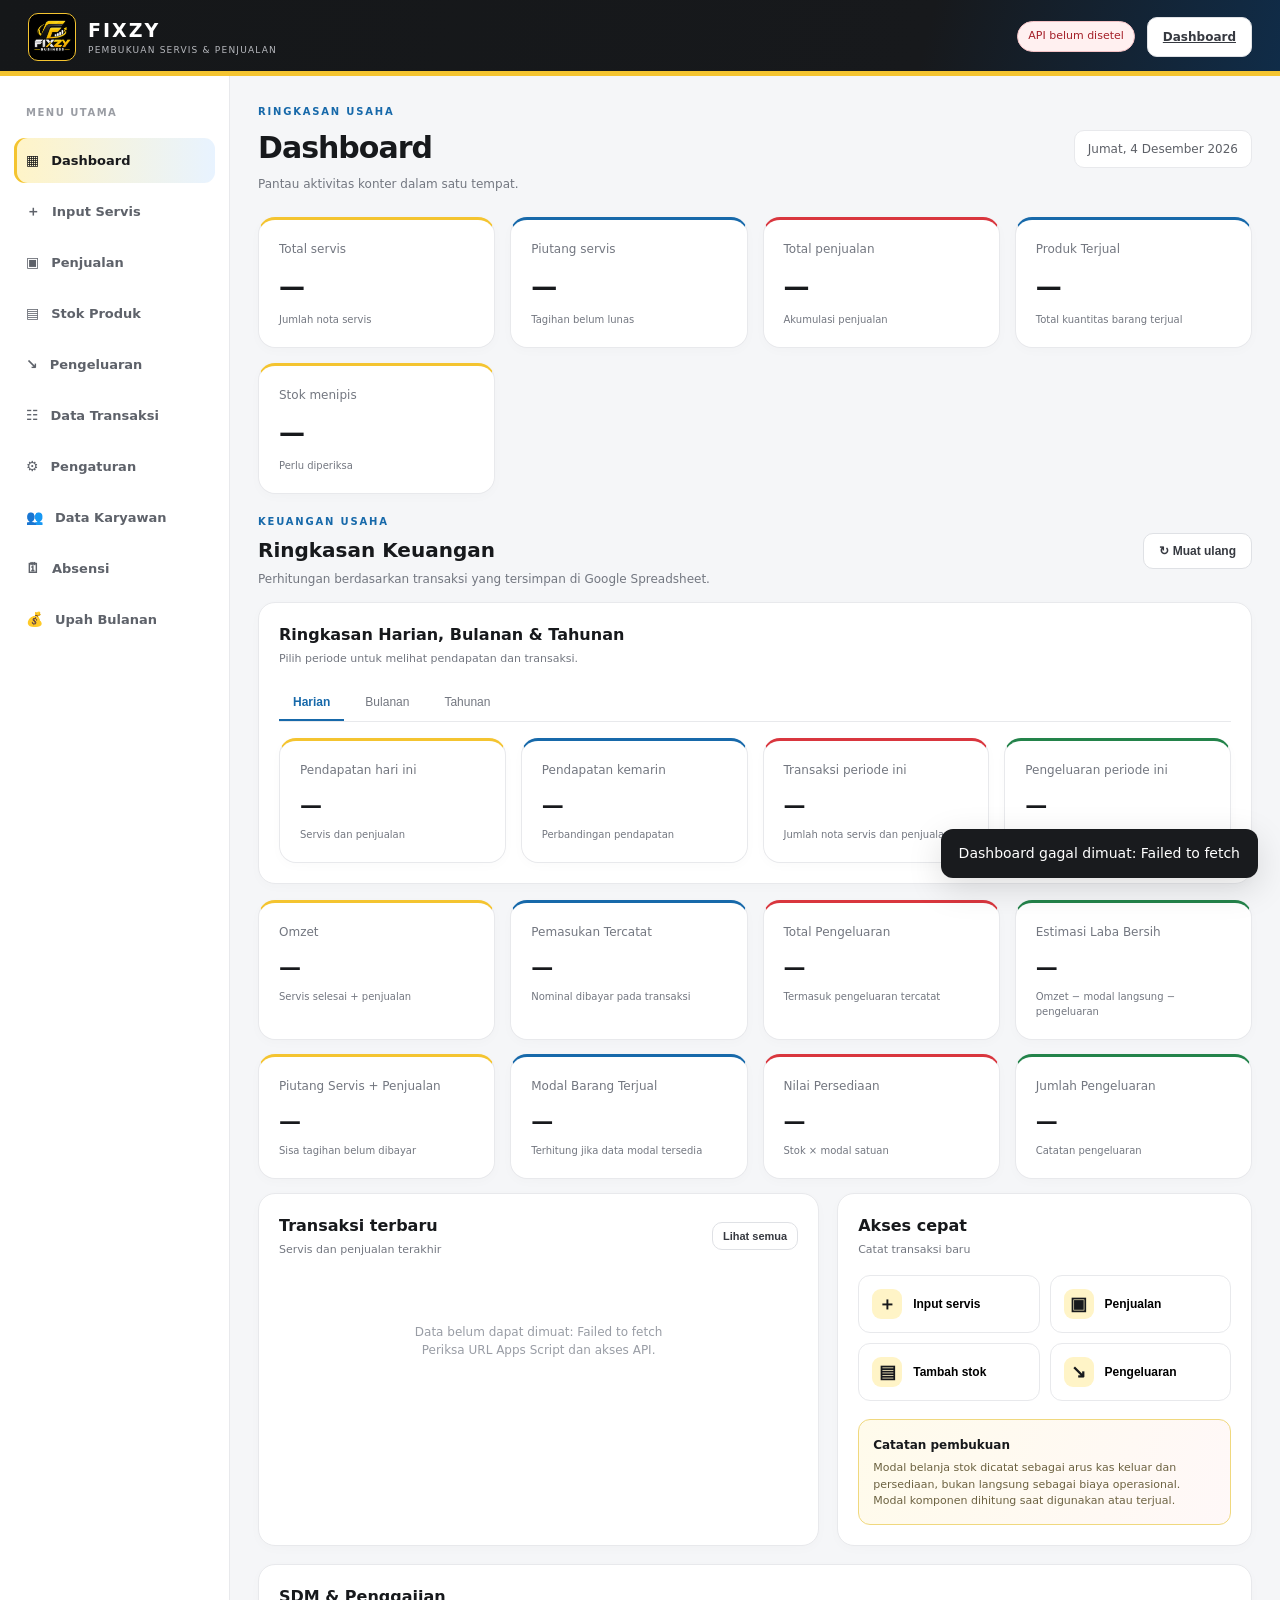
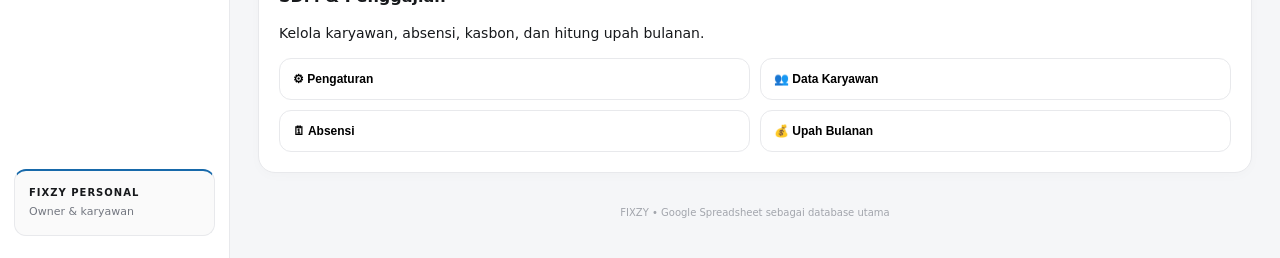
<file: index.html>
<!doctype html><html lang="id"><head><meta charset="utf-8"><meta name="viewport" content="width=device-width,initial-scale=1"><title>FIXZY | Dashboard</title><style>
:root{--ink:#17191c;--muted:#737780;--line:#e8e9ec;--paper:#f5f6f8;--white:#fff;--yellow:#f4c430;--yellow-soft:#fff4c7;--blue:#1769aa;--blue-soft:#e8f3ff;--red:#d9363e;--red-soft:#fff0f0;--radius:17px}*{box-sizing:border-box}body{margin:0;background:var(--paper);color:var(--ink);font:14px/1.5 Inter,ui-sans-serif,system-ui,-apple-system,"Segoe UI",sans-serif}.topbar{height:76px;background:#151719;color:white;display:flex;align-items:center;justify-content:space-between;padding:0 28px;border-bottom:3px solid var(--yellow);position:sticky;top:0;z-index:10}.brand{display:flex;align-items:center;gap:12px}.brand-logo{display:block;width:48px;height:48px;object-fit:contain;background:#000;border:1px solid var(--yellow);border-radius:10px;padding:3px;flex:0 0 auto}.brand b{display:block;letter-spacing:2px;font-size:19px}.brand small{display:block;color:#b6b8bd;font-size:9px;letter-spacing:1.2px}.top-actions{display:flex;align-items:center;gap:12px}.pill{font-size:11px;padding:6px 10px;border-radius:30px;background:#30343a;color:#fff}.pill.ok{background:#163d2b;color:#9cf0bd}.pill.bad{background:#522b2b;color:#ffb6b6}.layout{display:grid;grid-template-columns:230px minmax(0,1fr);min-height:calc(100vh - 76px)}.sidebar{background:white;border-right:1px solid var(--line);padding:22px 14px;display:flex;flex-direction:column;gap:6px}.nav-label{font-size:10px;font-weight:800;color:#9a9da4;letter-spacing:1.5px;padding:7px 12px 12px}.nav{display:flex;align-items:center;gap:12px;text-align:left;width:100%;border:0;background:transparent;color:#5e626a;padding:12px;border-radius:11px;font-weight:650;cursor:pointer}.nav span{font-size:13px}.nav:hover,.nav.active{background:#fff5ce;color:#191a1c}.nav.active{box-shadow:inset 3px 0 var(--yellow)}.sidebar-note{margin-top:auto;border:1px solid var(--line);background:#fafafa;border-radius:12px;padding:14px}.sidebar-note b,.sidebar-note small{display:block}.sidebar-note b{font-size:10px;letter-spacing:1px}.sidebar-note small{font-size:11px;color:var(--muted);margin-top:4px}.main{padding:28px;min-width:0;max-width:1600px;width:100%;margin:auto}.page{display:none}.page.active{display:block}.page-head{display:flex;justify-content:space-between;align-items:center;gap:20px;margin-bottom:24px}.eyebrow{font-size:10px;font-weight:850;letter-spacing:1.8px;color:#a27a00;margin:0 0 6px}.page h1{font-size:30px;letter-spacing:-1px;margin:0}.sub{color:var(--muted);margin:5px 0 0;font-size:12px}.date-chip{background:white;border:1px solid var(--line);padding:9px 13px;border-radius:10px;font-size:12px;color:#5d6067}.stats{display:grid;grid-template-columns:repeat(4,minmax(0,1fr));gap:15px;margin-bottom:20px}.stat,.panel{background:white;border:1px solid var(--line);border-radius:var(--radius);padding:20px;box-shadow:0 3px 12px #1a1c2105}.stat{border-top:3px solid var(--yellow)}.stat span,.stat small{display:block;color:var(--muted);font-size:12px}.stat strong{display:block;font-size:26px;letter-spacing:-.7px;margin:10px 0 5px}.stat small{font-size:10px}.two-col{display:grid;grid-template-columns:minmax(0,1.15fr) minmax(300px,.85fr);gap:18px}.panel h2{font-size:16px;margin:0}.panel-head{display:flex;align-items:center;justify-content:space-between;gap:15px;margin-bottom:17px}.panel-head p{color:var(--muted);font-size:11px;margin:4px 0 0}.quick-grid{display:grid;grid-template-columns:repeat(2,1fr);gap:10px}.quick-grid button{display:flex;align-items:center;gap:11px;padding:13px;border:1px solid var(--line);border-radius:12px;background:#fff;cursor:pointer;text-align:left;font-size:12px;font-weight:700}.quick-grid button:hover{border-color:#e3bc28;background:#fffdf5}.quick-grid b{display:grid;place-items:center;width:30px;height:30px;background:var(--yellow-soft);border-radius:9px;font-size:18px}.notice{margin-top:18px;border:1px solid #f0d87e;background:#fffbeb;padding:14px;border-radius:12px}.notice b{font-size:12px}.notice p{font-size:11px;color:#6c6241;margin:5px 0 0}.btn{border:1px solid transparent;border-radius:10px;padding:10px 15px;font-weight:750;font-size:12px;cursor:pointer;white-space:nowrap}.btn.primary{background:var(--yellow);color:#17191c}.btn.primary:hover{background:#e9b90d}.btn.ghost{background:white;border-color:#dfe1e5;color:#363940}.btn.small{padding:7px 10px;font-size:11px}.form-grid{display:grid;grid-template-columns:repeat(2,minmax(0,1fr));gap:17px;margin-bottom:20px}.form-grid label{display:flex;flex-direction:column;gap:7px;font-size:12px;font-weight:750;color:#42464d}.form-grid input,.form-grid select,.form-grid textarea{font:inherit;font-weight:450;color:#202328;border:1px solid #dfe1e5;background:#fff;border-radius:9px;padding:11px 12px;width:100%;outline:none}.form-grid input:focus,.form-grid select:focus,.form-grid textarea:focus{border-color:#d6ac13;box-shadow:0 0 0 3px #f4c43028}.span-2{grid-column:span 2}.form-footer{display:flex;align-items:center;gap:12px;flex-wrap:wrap}.form-message{font-size:12px;color:#4b6d31}.empty{padding:24px;text-align:center;color:#999da5;font-size:12px}.table-wrap{overflow:auto;width:100%}table{border-collapse:collapse;width:100%;font-size:12px;white-space:nowrap}th{text-align:left;background:#f7f7f8;color:#6d7179;font-size:10px;text-transform:uppercase;letter-spacing:.5px}th,td{padding:12px;border-bottom:1px solid #eceef1}td{color:#373b42}.tabs{display:flex;gap:7px;border-bottom:1px solid var(--line);margin-bottom:16px;overflow:auto}.tab{border:0;border-bottom:2px solid transparent;background:transparent;padding:10px 14px;font-size:12px;color:var(--muted);cursor:pointer}.tab.active{border-color:var(--yellow);color:#17191c;font-weight:800}footer{text-align:center;color:#a2a5ac;font-size:10px;padding:32px 0 10px}.toast{position:fixed;right:22px;bottom:22px;background:#191b1e;color:white;padding:14px 18px;border-radius:12px;box-shadow:0 10px 35px #0002;max-width:360px;display:none;z-index:30}.toast.show{display:block}@media(max-width:1000px){.layout{grid-template-columns:190px minmax(0,1fr)}.main{padding:22px}.stats{grid-template-columns:repeat(2,1fr)}.two-col{grid-template-columns:1fr}}@media(max-width:700px){.topbar{padding:0 15px;height:68px}.brand small{font-size:8px}.top-actions .pill{display:none}.layout{display:block}.sidebar{position:sticky;top:68px;z-index:8;display:flex;flex-direction:row;overflow:auto;padding:8px;border-right:0;border-bottom:1px solid var(--line);gap:4px}.nav-label,.sidebar-note{display:none}.nav{min-width:max-content;width:auto;padding:10px 12px}.main{padding:18px 13px}.page h1{font-size:25px}.page-head{align-items:flex-start}.date-chip{display:none}.stats{gap:9px}.stat{padding:14px}.stat strong{font-size:21px}.panel{padding:15px}.form-grid{grid-template-columns:1fr;gap:13px}.span-2{grid-column:span 1}.form-footer{align-items:flex-start}.quick-grid{grid-template-columns:1fr 1fr}}

/* FIXZY logo sizing fix: keep the logo confined to the header badge */
header.topbar .brand img.brand-logo,
.topbar .brand-logo {
  display: block !important;
  width: 48px !important;
  min-width: 48px !important;
  max-width: 48px !important;
  height: 48px !important;
  min-height: 48px !important;
  max-height: 48px !important;
  object-fit: contain !important;
  object-position: center !important;
  padding: 3px !important;
  margin: 0 !important;
  flex: 0 0 48px !important;
  background: #000 !important;
  border: 1px solid var(--yellow) !important;
  border-radius: 10px !important;
}
header.topbar .brand { min-width: 0; }
header.topbar .brand img { position: static !important; }
@media (max-width: 700px) {
  header.topbar .brand img.brand-logo,
  .topbar .brand-logo {
    width: 42px !important;
    min-width: 42px !important;
    max-width: 42px !important;
    height: 42px !important;
    min-height: 42px !important;
    max-height: 42px !important;
    flex-basis: 42px !important;
  }
}


/* Aksen tambahan biru dan merah — kuning/hitam tetap menjadi identitas FIXZY */
.topbar{background:linear-gradient(105deg,#151719 0%,#17191c 72%,#102c48 100%)}
.topbar{box-shadow:inset 0 -2px 0 var(--yellow)}
.stat:nth-child(2){border-top-color:var(--blue)}
.stat:nth-child(3){border-top-color:var(--red)}
.stat:nth-child(4){border-top-color:var(--blue)}
.eyebrow{color:var(--blue)}
.nav:hover{background:var(--blue-soft);color:#164e7a}
.nav.active{background:linear-gradient(90deg,#fff4c7 0%,#e8f3ff 100%);color:#191a1c;box-shadow:inset 3px 0 var(--yellow)}
.quick-grid button:hover{border-color:var(--blue);background:var(--blue-soft)}
.quick-grid b{background:var(--yellow-soft);color:#17191c}
.btn.primary{background:var(--yellow);color:#17191c;border-bottom:3px solid #d5a900}
.btn.primary:hover{background:#e9b90d}
.btn.danger{background:var(--red);color:white}
.form-grid input:focus,.form-grid select:focus,.form-grid textarea:focus{border-color:var(--blue);box-shadow:0 0 0 3px #1769aa20}
.tab.active{border-color:var(--blue);color:var(--blue)}
th{background:#edf4fa}
.notice{border-color:#f0d87e;background:linear-gradient(110deg,#fffbeb 0%,#fff8f8 100%)}
.pill.ok{background:#e8f3ff;color:#15558a;border:1px solid #b7d8f6}
.pill.bad{background:var(--red-soft);color:#a51f28;border:1px solid #f3c1c4}
.sidebar-note{border-top:2px solid var(--blue)}
@media(max-width:700px){.topbar{background:linear-gradient(105deg,#151719 0%,#17191c 72%,#102c48 100%)}}

.item-row{display:grid;grid-template-columns:minmax(140px,2fr) minmax(70px,.7fr) minmax(110px,1fr) auto;gap:10px;align-items:end;padding:12px;border:1px solid var(--line,#e5e7eb);border-radius:12px;margin:8px 0;background:#fff}.item-row label{display:block;font-size:12px;color:#666}.item-row input,.item-row select{width:100%;margin-top:5px}.item-row .remove-item{min-height:40px}.item-list{margin-top:10px}@media(max-width:600px){.item-row{grid-template-columns:1fr 1fr}.item-row .item-product{grid-column:1/-1}.item-row .remove-item{grid-column:1/-1}}

.nav{text-decoration:none}.page{display:block}.main{max-width:1600px}

.finance-head{display:flex;align-items:center;justify-content:space-between;gap:15px;margin:8px 0 14px}.finance-head h2{margin:0;font-size:20px}.finance-stats{margin-bottom:14px}.finance-stats .stat strong{font-size:22px;overflow-wrap:anywhere}.finance-stats .stat:nth-child(2){border-top-color:var(--blue)}.finance-stats .stat:nth-child(3){border-top-color:var(--red)}.finance-stats .stat:nth-child(4){border-top-color:#23834a}
@media(max-width:700px){.finance-head{align-items:flex-start}.finance-head .btn{padding:8px 10px}.finance-stats .stat{min-width:0}.finance-stats .stat strong{font-size:17px}}
</style></head><body><header class="topbar"><a class="brand" href="index.html" style="text-decoration:none;color:inherit"><img class="brand-logo" src="logofixzy.png" alt="Logo FIXZY"><div><b>FIXZY</b><small>PEMBUKUAN SERVIS & PENJUALAN</small></div></a><div class="top-actions"><span id="apiStatus" class="pill muted">Memeriksa API...</span><a class="btn ghost" href="index.html">Dashboard</a></div></header><div class="layout"><aside class="sidebar"><div class="nav-label">MENU UTAMA</div><a class="nav active" href="index.html">▦ <span>Dashboard</span></a><a class="nav " href="servis.html">＋ <span>Input Servis</span></a><a class="nav " href="penjualan.html">▣ <span>Penjualan</span></a><a class="nav " href="stok.html">▤ <span>Stok Produk</span></a><a class="nav " href="pengeluaran.html">↘ <span>Pengeluaran</span></a><a class="nav " href="data.html">☷ <span>Data Transaksi</span></a><a class="nav" href="pengaturan.html">⚙ <span>Pengaturan</span></a><a class="nav" href="karyawan.html">👥 <span>Data Karyawan</span></a><a class="nav" href="absensi.html">🗓 <span>Absensi</span></a><a class="nav" href="upah.html">💰 <span>Upah Bulanan</span></a><div class="sidebar-note"><b>FIXZY PERSONAL</b><small>Owner & karyawan</small></div></aside><main class="main"><section class="page active" id="page-dashboard"><div class="page-head"><div><p class="eyebrow">RINGKASAN USAHA</p><h1>Dashboard</h1><p class="sub">Pantau aktivitas konter dalam satu tempat.</p></div><span class="date-chip" id="todayLabel"></span></div><div class="stats"><article class="stat"><span>Total servis</span><strong id="statServis">—</strong><small>Jumlah nota servis</small></article><article class="stat"><span>Piutang servis</span><strong id="statPiutang">—</strong><small>Tagihan belum lunas</small></article><article class="stat"><span>Total penjualan</span><strong id="statSales">—</strong><small>Akumulasi penjualan</small></article><article class="stat"><span>Produk Terjual</span><strong id="statProdukTerjual">—</strong><small>Total kuantitas barang terjual</small></article><article class="stat"><span>Stok menipis</span><strong id="statLowStock">—</strong><small>Perlu diperiksa</small></article></div>
<div class="finance-head"><div><p class="eyebrow">KEUANGAN USAHA</p><h2>Ringkasan Keuangan</h2><p class="sub">Perhitungan berdasarkan transaksi yang tersimpan di Google Spreadsheet.</p></div><button id="refreshBtn" class="btn ghost">↻ Muat ulang</button></div>
<div class="period-summary panel" id="periodSummaryPanel" style="margin-bottom:16px">
  <div class="panel-head"><div><h2>Ringkasan Harian, Bulanan & Tahunan</h2><p>Pilih periode untuk melihat pendapatan dan transaksi.</p></div></div>
  <nav id="summaryPeriodNav" class="tabs" aria-label="Periode ringkasan">
    <button class="tab active" type="button" data-period="day">Harian</button>
    <button class="tab" type="button" data-period="month">Bulanan</button>
    <button class="tab" type="button" data-period="year">Tahunan</button>
  </nav>
  <div class="stats finance-stats" style="margin-bottom:0">
    <article class="stat"><span id="periodIncomeLabel">Pendapatan hari ini</span><strong id="periodIncome">—</strong><small id="periodIncomeNote">Servis dan penjualan</small></article>
    <article class="stat"><span>Pendapatan kemarin</span><strong id="yesterdayIncome">—</strong><small id="yesterdayIncomeNote">Perbandingan pendapatan</small></article>
    <article class="stat"><span id="periodSalesLabel">Transaksi periode ini</span><strong id="periodTransactions">—</strong><small id="periodTransactionsNote">Jumlah nota servis dan penjualan</small></article>
    <article class="stat"><span id="periodExpenseLabel">Pengeluaran periode ini</span><strong id="periodExpense">—</strong><small id="periodExpenseNote">Pengeluaran tercatat</small></article>
  </div>
</div>
<div class="stats finance-stats">
<article class="stat"><span>Omzet</span><strong id="finOmzet">—</strong><small>Servis selesai + penjualan</small></article>
<article class="stat"><span>Pemasukan Tercatat</span><strong id="finIncome">—</strong><small>Nominal dibayar pada transaksi</small></article>
<article class="stat"><span>Total Pengeluaran</span><strong id="finExpense">—</strong><small>Termasuk pengeluaran tercatat</small></article>
<article class="stat"><span>Estimasi Laba Bersih</span><strong id="finProfit">—</strong><small>Omzet − modal langsung − pengeluaran</small></article>
</div>
<div class="stats finance-stats">
<article class="stat"><span>Piutang Servis + Penjualan</span><strong id="finReceivable">—</strong><small>Sisa tagihan belum dibayar</small></article>
<article class="stat"><span>Modal Barang Terjual</span><strong id="finCost">—</strong><small>Terhitung jika data modal tersedia</small></article>
<article class="stat"><span>Nilai Persediaan</span><strong id="finInventory">—</strong><small>Stok × modal satuan</small></article>
<article class="stat"><span>Jumlah Pengeluaran</span><strong id="finExpenseCount">—</strong><small>Catatan pengeluaran</small></article>
</div>
<div class="two-col"><article class="panel"><div class="panel-head"><div><h2>Transaksi terbaru</h2><p>Servis dan penjualan terakhir</p></div><button class="btn small ghost" data-goto="data">Lihat semua</button></div><div id="recentList" class="empty">Hubungkan API untuk menampilkan data.</div></article><article class="panel"><div class="panel-head"><div><h2>Akses cepat</h2><p>Catat transaksi baru</p></div></div><div class="quick-grid"><button data-goto="servis"><b>＋</b><span>Input servis</span></button><button data-goto="penjualan"><b>▣</b><span>Penjualan</span></button><button data-goto="stok"><b>▤</b><span>Tambah stok</span></button><button data-goto="pengeluaran"><b>↘</b><span>Pengeluaran</span></button></div><div class="notice"><b>Catatan pembukuan</b><p>Modal belanja stok dicatat sebagai arus kas keluar dan persediaan, bukan langsung sebagai biaya operasional. Modal komponen dihitung saat digunakan atau terjual.</p></div></article></div><section class="panel" style="margin-top:18px"><h2>SDM & Penggajian</h2><p>Kelola karyawan, absensi, kasbon, dan hitung upah bulanan.</p><div class="quick-grid"><button onclick="location.href='pengaturan.html'">⚙ Pengaturan</button><button onclick="location.href='karyawan.html'">👥 Data Karyawan</button><button onclick="location.href='absensi.html'">🗓 Absensi</button><button onclick="location.href='upah.html'">💰 Upah Bulanan</button></div></section></section><footer>FIXZY • Google Spreadsheet sebagai database utama</footer></main></div><div id="toast" class="toast"></div><script>const FIXZY_API_URL='https://script.google.com/macros/s/AKfycbx_X4o5bQ6vQPOhMfnXJP6SXYnEguwCP1ULvlRBvvvfRtfv49Do66jy0zDiC9S_-n9k/exec';const FIXZY_APP_NAME='FIXZY';</script><script>const $=s=>document.querySelector(s), $$=s=>[...document.querySelectorAll(s)]; const money=n=>'Rp '+Number(n||0).toLocaleString('id-ID'); let currentTable='servis', productsCache=[];
function esc(v){return String(v??'').replace(/[&<>"']/g,c=>({'&':'&amp;','<':'&lt;','>':'&gt;','"':'&quot;',"'":'&#39;'}[c]))}
function toast(msg){const el=$('#toast');if(!el)return;el.textContent=msg;el.classList.add('show');setTimeout(()=>el.classList.remove('show'),3000)}
function apiReady(){return typeof FIXZY_API_URL==='string'&&FIXZY_API_URL.startsWith('https://script.google.com/macros/s/')}
async function apiGet(action){if(!apiReady())throw Error('URL Apps Script belum diisi.');const u=new URL(FIXZY_API_URL);u.searchParams.set('action',action);const controller=new AbortController();const timer=setTimeout(()=>controller.abort(),15000);try{const r=await fetch(u,{cache:'no-store',signal:controller.signal});if(!r.ok)throw Error('Server API merespons '+r.status);const j=await r.json();if(!j.ok)throw Error(j.message||'Permintaan gagal');return j}catch(e){if(e.name==='AbortError')throw Error('Koneksi API terlalu lama. Coba muat ulang.');throw e}finally{clearTimeout(timer)}}
async function apiPost(data){if(!apiReady())throw Error('URL Apps Script belum diisi.');const r=await fetch(FIXZY_API_URL,{method:'POST',headers:{'Content-Type':'text/plain;charset=utf-8'},body:JSON.stringify(data)});const j=await r.json();if(!j.ok)throw Error(j.message||'Permintaan gagal');return j}
function formObj(f){return Object.fromEntries(new FormData(f).entries())} function message(id,t){const e=$(id);if(e)e.textContent=t}
async function checkApi(){const s=$('#apiStatus');if(!s)return;try{await apiGet('ping');s.textContent='API terhubung';s.className='pill ok'}catch(e){s.textContent='API belum disetel';s.className='pill bad'}}


function numVal(v){if(typeof v==='number')return Number.isFinite(v)?v:0;let s=String(v??'').trim();if(!s)return 0;s=s.replace(/[^\d,.-]/g,'');if(s.includes('.')&&s.includes(',')){s=s.replace(/\./g,'').replace(',','.')}else if(s.includes(',')&&!s.includes('.')){s=s.replace(',','.')}else if((s.match(/\./g)||[]).length>1){s=s.replace(/\./g,'')}const n=Number(s);return Number.isFinite(n)?n:0}
function dateVal(v){if(v instanceof Date)return v;let s=String(v??'').trim();if(!s)return null;let d=new Date(s);if(!Number.isNaN(d.getTime()))return d;const m=s.match(/^(\d{1,2})[\/-](\d{1,2})[\/-](\d{4})$/);if(m)return new Date(+m[3],+m[2]-1,+m[1]);return null}
function sameCalendarDay(value, target){
  const d = value instanceof Date ? value : dateVal(value);
  return !!d && d.getFullYear()===target.getFullYear() && d.getMonth()===target.getMonth() && d.getDate()===target.getDate();
}
function rowDate(row){
  return dateVal(val(row,'Tanggal','Tanggal Transaksi','TanggalTransaksi','Tanggal Servis','Waktu','Timestamp'));
}
function rowPaid(row, kind){
  if(kind==='servis'){
    const status=String(val(row,'Status Pengerjaan','Status')).trim().toLowerCase();
    if(status==='dibatalkan') return 0;
    return numVal(val(row,'Dibayar','Total Dibayar','Pembayaran'));
  }
  return numVal(val(row,'Dibayar','Total Dibayar','Pembayaran'));
}
function sumPaidForDate(rows, kind, target){
  return sumRows(rows.filter(r=>sameCalendarDay(rowDate(r),target)),r=>rowPaid(r,kind));
}
function inSelectedPeriod(value, period, now){
  const d=value instanceof Date?value:dateVal(value);
  if(!d)return false;
  if(period==='day')return sameCalendarDay(d,now);
  if(period==='month')return d.getFullYear()===now.getFullYear()&&d.getMonth()===now.getMonth();
  return d.getFullYear()===now.getFullYear();
}
function updatePeriodSummary(servis, sales, expenses){
  const now=new Date();
  const yesterday=new Date(now.getFullYear(),now.getMonth(),now.getDate()-1);
  const nav=$('#summaryPeriodNav');
  const period=nav?.querySelector('.tab.active')?.dataset.period||'day';
  const paidServis=servis.filter(r=>String(val(r,'Status Pengerjaan','Status')).trim().toLowerCase()!=='dibatalkan');
  const todayIncome=sumPaidForDate(paidServis,'servis',now)+sumPaidForDate(sales,'penjualan',now);
  const prevIncome=sumPaidForDate(paidServis,'servis',yesterday)+sumPaidForDate(sales,'penjualan',yesterday);
  const periodServis=paidServis.filter(r=>inSelectedPeriod(rowDate(r),period,now));
  const periodSales=sales.filter(r=>inSelectedPeriod(rowDate(r),period,now));
  const periodExpenses=expenses.filter(r=>inSelectedPeriod(rowDate(r),period,now));
  const periodIncome=sumRows(periodServis,r=>rowPaid(r,'servis'))+sumRows(periodSales,r=>rowPaid(r,'penjualan'));
  const periodExpense=sumRows(periodExpenses,r=>val(r,'Nominal','Jumlah','Total'));
  const periodCount=periodServis.length+periodSales.length;
  const labels={day:{income:'Pendapatan hari ini',transactions:'Transaksi hari ini',expense:'Pengeluaran hari ini',note:'Tanggal '+now.toLocaleDateString('id-ID')},month:{income:'Pendapatan bulan ini',transactions:'Transaksi bulan ini',expense:'Pengeluaran bulan ini',note:now.toLocaleDateString('id-ID',{month:'long',year:'numeric'})},year:{income:'Pendapatan tahun ini',transactions:'Transaksi tahun ini',expense:'Pengeluaran tahun ini',note:String(now.getFullYear())}};
  const l=labels[period];
  const set=(id,v)=>{const el=$('#'+id);if(el)el.textContent=v};
  set('periodIncomeLabel',l.income);set('periodIncome',money(periodIncome));set('periodIncomeNote',l.note);
  set('yesterdayIncome',money(prevIncome));set('yesterdayIncomeNote','Tanggal '+yesterday.toLocaleDateString('id-ID'));
  set('periodSalesLabel',l.transactions);set('periodTransactions',periodCount.toLocaleString('id-ID'));set('periodTransactionsNote','Servis: '+periodServis.length+' • Penjualan: '+periodSales.length);
  set('periodExpenseLabel',l.expense);set('periodExpense',money(periodExpense));set('periodExpenseNote',l.note);
}
function isThisMonth(row){const d=dateVal(row.Tanggal||row.TanggalTransaksi||row['Tanggal Servis']);const now=new Date();return !!d&&d.getFullYear()===now.getFullYear()&&d.getMonth()===now.getMonth()}
function val(row,...keys){for(const k of keys){if(row&&row[k]!==undefined&&row[k]!==null&&row[k]!=='')return row[k]}return 0}
function sumRows(rows,fn){return (rows||[]).reduce((a,r)=>a+numVal(fn(r)),0)}
function hitungProdukTerjual(sales){
  return (sales||[]).reduce((total,row)=>{
    const raw=val(row,'Items JSON','items JSON','Items','items');
    if(!raw)return total;
    try{
      const items=Array.isArray(raw)?raw:JSON.parse(String(raw));
      if(!Array.isArray(items))return total;
      return total+items.reduce((sum,item)=>{
        const qty=numVal(val(item,'qty','Qty','jumlah','Jumlah','kuantitas','Kuantitas'));
        return sum+Math.max(0,qty);
      },0);
    }catch(err){
      console.warn('Rincian Items JSON penjualan tidak dapat dibaca:',row['ID Penjualan']||'',err);
      return total;
    }
  },0);
}
async function loadDashboard(){
 const recent=$('#recentList');
 try{
  const [dash,servisRes,salesRes,expenseRes,stockRes]=await Promise.all([
   apiGet('dashboard'),apiGet('servis'),apiGet('penjualan'),apiGet('pengeluaran'),apiGet('stok')
  ]);
  const d=dash.ringkasan||{},servis=servisRes.data||[],sales=salesRes.data||[],expenses=expenseRes.data||[],stocks=stockRes.data||[];
  updatePeriodSummary(servis,sales,expenses);
  $('#statServis').textContent=d.jumlahServis??servis.length;
  $('#statPiutang').textContent=money(d.totalPiutangServis??sumRows(servis,r=>val(r,'Sisa Piutang')));
  $('#statSales').textContent=money(d.totalPenjualan??sumRows(sales,r=>val(r,'Total')));
  $('#statProdukTerjual').textContent=hitungProdukTerjual(sales).toLocaleString('id-ID');
  $('#statLowStock').textContent=d.stokMenipis??stocks.filter(r=>numVal(val(r,'Stok'))<=numVal(val(r,'Stok Minimum'))).length;

  const validServis=servis.filter(r=>String(val(r,'Status Pengerjaan','Status')).toLowerCase()!=='dibatalkan');
  const completedServis=validServis.filter(r=>String(val(r,'Status Pengerjaan')).toLowerCase()==='sudah diambil');
  const omzetServis=sumRows(completedServis,r=>val(r,'Pendapatan Final')||val(r,'Total Tagihan'));
  const omzetSales=sumRows(sales,r=>val(r,'Total'));
  const omzet=omzetServis+omzetSales;
  const pemasukan=sumRows(validServis,r=>val(r,'Dibayar'))+sumRows(sales,r=>val(r,'Dibayar')||val(r,'Total'));
  const expense=sumRows(expenses,r=>val(r,'Nominal','Jumlah','Total'));
  const serviceCost=sumRows(completedServis,r=>{
    let parts=val(r,'Sparepart JSON');if(!parts)return 0;
    try{const arr=typeof parts==='string'?JSON.parse(parts):parts;if(Array.isArray(arr))return arr.reduce((a,x)=>a+numVal(val(x,'totalModal','modalTotal','subtotalModal'))||a,0)}catch(e){}
    return 0;
  });
  const salesCost=sumRows(sales,r=>val(r,'Total Modal','totalModal','Modal'));
  const cost=serviceCost+salesCost;
  const profit=omzet-cost-expense;
  const receivable=sumRows(validServis,r=>val(r,'Sisa Piutang'))+sumRows(sales,r=>val(r,'Sisa Piutang'));
  const inventory=sumRows(stocks,r=>numVal(val(r,'Stok'))*numVal(val(r,'Modal Satuan','Modal','Harga Modal')));
  const set=(id,value)=>{const el=$('#'+id);if(el)el.textContent=value};
  set('finOmzet',money(omzet));set('finIncome',money(pemasukan));set('finExpense',money(expense));set('finProfit',money(profit));
  set('finReceivable',money(receivable));set('finCost',money(cost));set('finInventory',money(inventory));set('finExpenseCount',String(expenses.length));

  const latest=[
   ...servis.map(x=>({kind:'Servis',id:val(x,'ID Servis'),name:val(x,'Nama Pelanggan'),total:val(x,'Total Tagihan'),date:dateVal(val(x,'Tanggal'))})),
   ...sales.map(x=>({kind:'Penjualan',id:val(x,'ID Penjualan'),name:val(x,'Nama Pelanggan'),total:val(x,'Total'),date:dateVal(val(x,'Tanggal'))}))
  ].sort((a,b)=>(b.date?.getTime()||0)-(a.date?.getTime()||0)).slice(0,8);
  recent.innerHTML=latest.length?'<div class="table-wrap"><table><thead><tr><th>Jenis</th><th>Nomor</th><th>Pelanggan</th><th>Total</th></tr></thead><tbody>'+latest.map(x=>`<tr><td>${esc(x.kind)}</td><td>${esc(x.id)}</td><td>${esc(x.name)}</td><td>${money(x.total)}</td></tr>`).join('')+'</tbody></table></div>':'<div class="empty">Belum ada transaksi.</div>';
 }catch(e){
  if(recent)recent.innerHTML='<div class="empty">Data belum dapat dimuat: '+esc(e.message)+'<br>Periksa URL Apps Script dan akses API.</div>';
  ['statServis','statPiutang','statSales','statProdukTerjual','statLowStock','finOmzet','finIncome','finExpense','finProfit','finReceivable','finCost','finInventory','finExpenseCount'].forEach(id=>{const el=$('#'+id);if(el)el.textContent='—'});
  toast('Dashboard gagal dimuat: '+e.message);
 }
}
$('#todayLabel').textContent=new Date().toLocaleDateString('id-ID',{weekday:'long',day:'numeric',month:'long',year:'numeric'});
const refresh=$('#refreshBtn');if(refresh)refresh.addEventListener('click',async()=>{refresh.disabled=true;refresh.textContent='Memuat...';await checkApi();await loadDashboard();refresh.disabled=false;refresh.textContent='↻ Muat ulang'});
$('#summaryPeriodNav')?.addEventListener('click',e=>{
  const btn=e.target.closest('[data-period]');
  if(!btn)return;
  $('#summaryPeriodNav').querySelectorAll('.tab').forEach(x=>x.classList.toggle('active',x===btn));
  loadDashboard();
});
checkApi();loadDashboard();
</script></body></html>
</file>
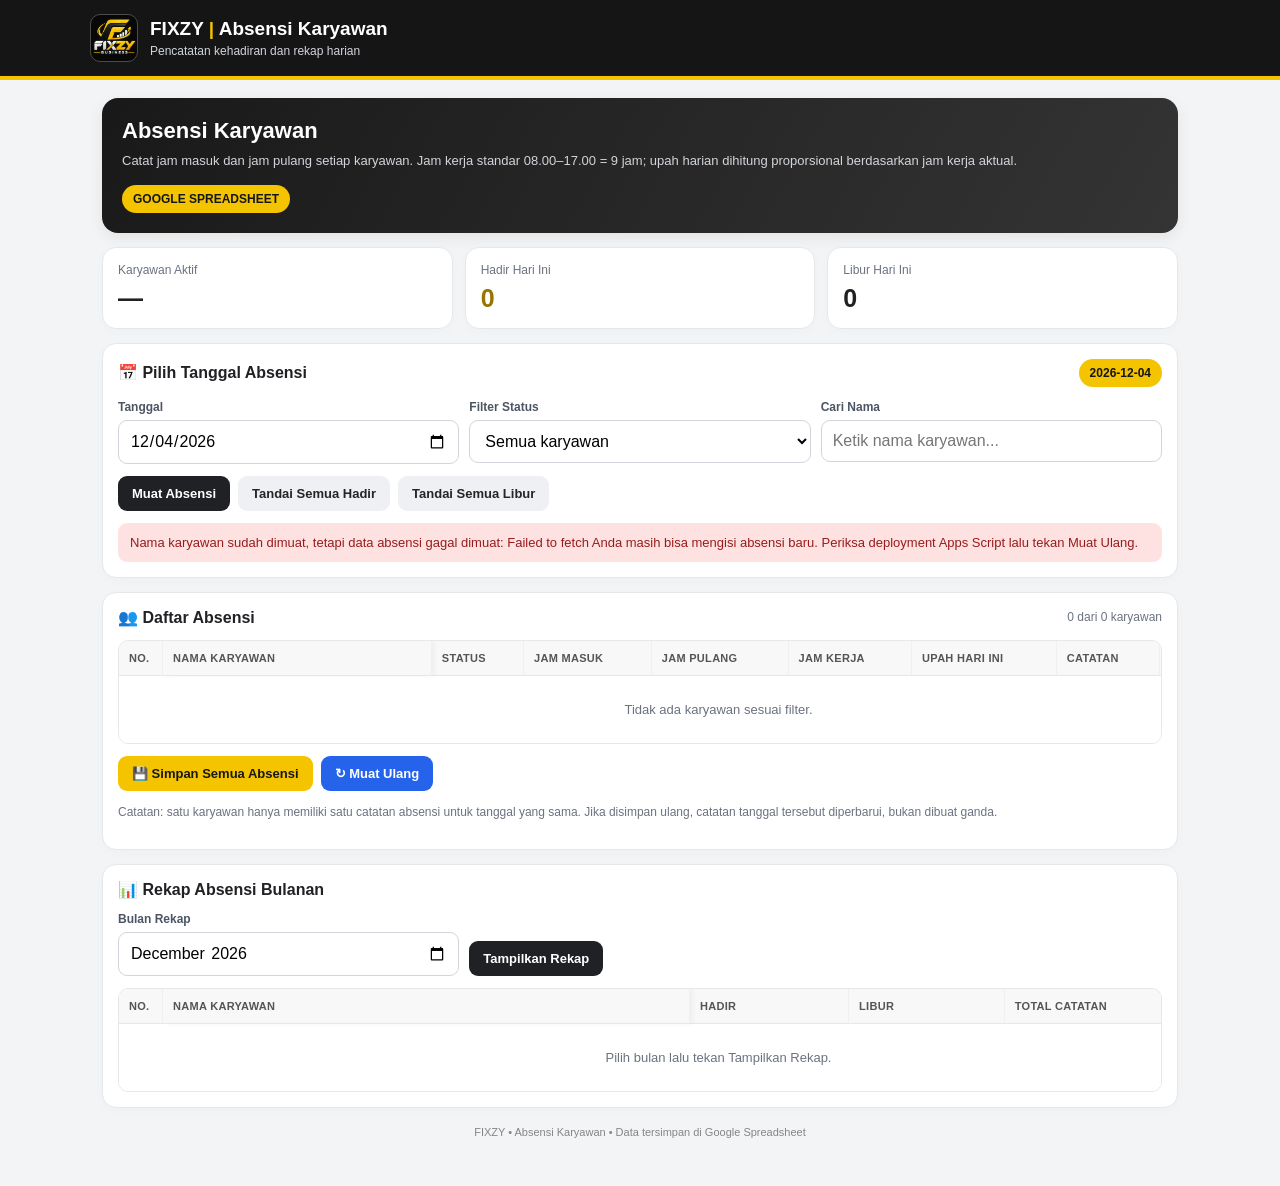
<file: absensi.html>
<!doctype html>
<html lang="id">
<head>
<meta charset="utf-8"><meta name="viewport" content="width=device-width,initial-scale=1">
<title>FIXZY — Absensi Karyawan</title>
<style>
:root{--yellow:#f5c400;--black:#151515;--panel:#fff;--bg:#f3f4f6;--text:#202124;--muted:#6b7280;--line:#e5e7eb;--blue:#2563eb;--red:#dc2626;--green:#15803d}
*{box-sizing:border-box}body{margin:0;background:var(--bg);font-family:Arial,Helvetica,sans-serif;color:var(--text)}button,input,select,textarea{font:inherit}button{cursor:pointer}.top{background:var(--black);color:#fff;padding:14px 16px;border-bottom:4px solid var(--yellow)}.brand{max-width:1100px;margin:auto;display:flex;align-items:center;gap:12px}.brand img{width:48px;height:48px;object-fit:contain;background:#080808;border:1px solid #4b4b4b;border-radius:10px}.brand h1{font-size:19px;margin:0}.brand p{font-size:12px;color:#d1d5db;margin:4px 0 0}.wrap{max-width:1100px;margin:18px auto;padding:0 12px 30px}.hero{background:linear-gradient(120deg,#191919,#343434);color:#fff;padding:20px;border-radius:16px;display:flex;align-items:center;justify-content:space-between;gap:14px;flex-wrap:wrap;box-shadow:0 5px 16px #00000012}.hero h2{margin:0 0 7px;font-size:22px}.hero p{margin:0;color:#d1d5db;font-size:13px;line-height:1.5}.pill{display:inline-block;background:var(--yellow);color:#161616;padding:7px 11px;border-radius:20px;font-weight:700;font-size:12px}.cards{display:grid;grid-template-columns:repeat(3,minmax(0,1fr));gap:12px;margin:14px 0}.card,.box{background:#fff;border:1px solid var(--line);border-radius:14px;padding:15px;box-shadow:0 3px 12px #00000005}.metric-label{font-size:12px;color:var(--muted)}.metric-value{font-size:25px;font-weight:800;margin-top:7px}.metric-value.yellow{color:#9a7400}.box{margin-top:14px}.boxhead{display:flex;justify-content:space-between;align-items:center;gap:10px;flex-wrap:wrap;margin-bottom:13px}.boxhead h3{margin:0;font-size:16px}.controls{display:grid;grid-template-columns:repeat(3,minmax(0,1fr));gap:10px}.field label{display:block;font-size:12px;color:#4b5563;font-weight:700;margin-bottom:6px}.field input,.field select,.field textarea{width:100%;border:1px solid #d1d5db;border-radius:9px;padding:11px;background:#fff;outline:none}.field input:focus,.field select:focus,.field textarea:focus{border-color:var(--yellow);box-shadow:0 0 0 3px #f5c40030}.actions{display:flex;gap:8px;flex-wrap:wrap;margin-top:12px}.btn{border:0;border-radius:9px;padding:10px 14px;font-weight:700;font-size:13px}.primary{background:var(--yellow);color:#171717}.dark{background:#202124;color:#fff}.light{background:#eef0f3;color:#252525}.blue{background:var(--blue);color:#fff}.danger{background:#fee2e2;color:#991b1b}.status{padding:10px 12px;border-radius:9px;font-size:13px;margin-top:12px;display:none;line-height:1.5}.status.show{display:block}.status.ok{background:#dcfce7;color:#166534}.status.err{background:#fee2e2;color:#991b1b}.status.info{background:#dbeafe;color:#1e40af}.tablewrap{overflow:auto;border:1px solid var(--line);border-radius:10px;max-width:100%;-webkit-overflow-scrolling:touch}table{border-collapse:separate;border-spacing:0;width:100%;min-width:1200px;background:#fff}th,td{padding:11px 10px;text-align:left;border-bottom:1px solid var(--line);border-right:1px solid #f0f0f0;font-size:13px;white-space:nowrap}th{background:#f8f8f8;font-size:11px;text-transform:uppercase;letter-spacing:.3px;color:#555}tr:last-child td{border-bottom:0}.tablewrap table th:first-child,.tablewrap table td:first-child{position:sticky;left:0;z-index:3;background:#fff;min-width:44px;width:44px}.tablewrap table th:first-child{background:#f8f8f8;z-index:5}.tablewrap table th:nth-child(2),.tablewrap table td:nth-child(2){position:sticky;left:44px;z-index:3;background:#fff;min-width:190px;box-shadow:3px 0 5px #0000000a}.tablewrap table th:nth-child(2){background:#f8f8f8;z-index:5}.employee{font-weight:700}.sub{font-size:11px;color:var(--muted);margin-top:4px}.att-select{min-width:125px;padding:9px;border:1px solid #d1d5db;border-radius:8px;background:#fff}.note-input{min-width:140px;padding:9px;border:1px solid #d1d5db;border-radius:8px}.time-input{width:112px;min-width:105px;padding:9px;border:1px solid #d1d5db;border-radius:8px}.work-pill{display:inline-block;padding:5px 8px;border-radius:7px;background:#f3f4f6;font-weight:700;white-space:nowrap}.work-pill.partial{background:#fef3c7;color:#92400e}.work-pill.full{background:#dcfce7;color:#166534}.empty{text-align:center;padding:26px;color:var(--muted)}.small{font-size:12px;color:var(--muted);line-height:1.6}.foot{text-align:center;color:#858585;font-size:11px;margin-top:18px}@media(max-width:650px){.cards{grid-template-columns:repeat(3,minmax(0,1fr));gap:7px}.card{padding:11px}.metric-value{font-size:19px}.metric-label{font-size:10px}.controls{grid-template-columns:1fr}.hero h2{font-size:19px}.wrap{margin-top:12px}.box{padding:12px}}
</style>
</head>
<body>
<header class="top"><div class="brand"><img src="logofixzy.png" alt="Logo FIXZY" onerror="this.style.display='none'"><div><h1>FIXZY <span style="color:var(--yellow)">|</span> Absensi Karyawan</h1><p>Pencatatan kehadiran dan rekap harian</p></div></div></header>
<main class="wrap">
<section class="hero"><div><h2>Absensi Karyawan</h2><p>Catat jam masuk dan jam pulang setiap karyawan. Jam kerja standar 08.00–17.00 = 9 jam; upah harian dihitung proporsional berdasarkan jam kerja aktual.</p></div><span class="pill">GOOGLE SPREADSHEET</span></section>
<section class="cards"><div class="card"><div class="metric-label">Karyawan Aktif</div><div class="metric-value" id="mAktif">—</div></div><div class="card"><div class="metric-label">Hadir Hari Ini</div><div class="metric-value yellow" id="mHadir">—</div></div><div class="card"><div class="metric-label">Libur Hari Ini</div><div class="metric-value" id="mLibur">—</div></div></section>
<section class="box"><div class="boxhead"><h3>📅 Pilih Tanggal Absensi</h3><span class="pill" id="tanggalLabel">-</span></div><div class="controls"><div class="field"><label for="tanggal">Tanggal</label><input type="date" id="tanggal"></div><div class="field"><label for="filterStatus">Filter Status</label><select id="filterStatus"><option value="Semua">Semua karyawan</option><option value="Hadir">Hadir</option><option value="Libur">Libur</option><option value="Belum">Belum diabsen</option></select></div><div class="field"><label for="cariNama">Cari Nama</label><input id="cariNama" type="search" placeholder="Ketik nama karyawan..."></div></div><div class="actions"><button class="btn dark" id="btnMuat">Muat Absensi</button><button class="btn light" id="btnSemuaHadir">Tandai Semua Hadir</button><button class="btn light" id="btnSemuaLibur">Tandai Semua Libur</button></div><div id="pesan" class="status"></div></section>
<section class="box"><div class="boxhead"><h3>👥 Daftar Absensi</h3><span class="small" id="jumlahLabel">Memuat data...</span></div><div class="tablewrap"><table><thead><tr><th>No.</th><th>Nama Karyawan</th><th>Status</th><th>Jam Masuk</th><th>Jam Pulang</th><th>Jam Kerja</th><th>Upah Hari Ini</th><th>Catatan</th><th>Status Simpan</th></tr></thead><tbody id="tbody"><tr><td colspan="9" class="empty">Memuat data karyawan...</td></tr></tbody></table></div><div class="actions"><button class="btn primary" id="btnSimpan">💾 Simpan Semua Absensi</button><button class="btn blue" id="btnRefresh">↻ Muat Ulang</button></div><p class="small">Catatan: satu karyawan hanya memiliki satu catatan absensi untuk tanggal yang sama. Jika disimpan ulang, catatan tanggal tersebut diperbarui, bukan dibuat ganda.</p></section>
<section class="box"><div class="boxhead"><h3>📊 Rekap Absensi Bulanan</h3></div><div class="controls"><div class="field"><label for="bulan">Bulan Rekap</label><input type="month" id="bulan"></div><div class="field" style="align-self:end"><button class="btn dark" id="btnRekap">Tampilkan Rekap</button></div></div><div class="tablewrap" style="margin-top:12px"><table><thead><tr><th>No.</th><th>Nama Karyawan</th><th>Hadir</th><th>Libur</th><th>Total Catatan</th></tr></thead><tbody id="rekapBody"><tr><td colspan="5" class="empty">Pilih bulan lalu tekan Tampilkan Rekap.</td></tr></tbody></table></div></section>
<div class="foot">FIXZY • Absensi Karyawan • Data tersimpan di Google Spreadsheet</div>
</main>
<script>
'use strict';
const JAM_MASUK_STANDAR='08:00';
const JAM_PULANG_STANDAR='17:00';
const API_URL='https://script.google.com/macros/s/AKfycbx_X4o5bQ6vQPOhMfnXJP6SXYnEguwCP1ULvlRBvvvfRtfv49Do66jy0zDiC9S_-n9k/exec';
let employees=[],attendance=[],draft={};
const $=id=>document.getElementById(id);
const todayISO=()=>{const d=new Date();return `${d.getFullYear()}-${String(d.getMonth()+1).padStart(2,'0')}-${String(d.getDate()).padStart(2,'0')}`};
const monthISO=()=>todayISO().slice(0,7);
function esc(v){return String(v??'').replace(/[&<>"']/g,c=>({'&':'&amp;','<':'&lt;','>':'&gt;','"':'&quot;',"'":'&#39;'}[c]))}
function showMsg(text,type='info'){const el=$('pesan');el.textContent=text;el.className='status show '+type}
function hideMsg(){$('pesan').className='status'}
async function fetchWithTimeout(url,options={},timeoutMs=15000){
 const controller=new AbortController();
 const timer=setTimeout(()=>controller.abort(),timeoutMs);
 try{return await fetch(url,{...options,signal:controller.signal})}
 catch(e){if(e.name==='AbortError')throw Error('Server tidak merespons dalam 15 detik. Periksa deployment Apps Script dan coba Muat Ulang.');throw e}
 finally{clearTimeout(timer)}
}
async function apiGet(action,params={}){const u=new URL(API_URL);u.searchParams.set('action',action);Object.entries(params).forEach(([k,v])=>u.searchParams.set(k,v));const r=await fetchWithTimeout(u.toString(),{method:'GET'});if(!r.ok)throw Error('Server merespons HTTP '+r.status);const j=await r.json();if(j.ok===false)throw Error(j.message||'Permintaan gagal');return j}
async function apiPost(data){const r=await fetchWithTimeout(API_URL,{method:'POST',headers:{'Content-Type':'text/plain;charset=utf-8'},body:JSON.stringify(data)},20000);if(!r.ok)throw Error('Server merespons HTTP '+r.status);const j=await r.json();if(!j.ok)throw Error(j.message||'Gagal menyimpan');return j}
function dateValue(v){if(!v)return '';if(v instanceof Date)return v.toISOString().slice(0,10);let s=String(v);if(s.includes('T'))s=s.slice(0,10);return s.slice(0,10)}
async function init(){ $('tanggal').value=todayISO();$('bulan').value=monthISO();$('tanggalLabel').textContent=todayISO();bind();await loadEmployees();renderTable();await loadAttendance();}
function bind(){ $('btnMuat').onclick=loadAttendance;$('btnRefresh').onclick=async()=>{await loadEmployees();await loadAttendance()};$('btnSimpan').onclick=saveAll;$('btnSemuaHadir').onclick=()=>setAll('Hadir');$('btnSemuaLibur').onclick=()=>setAll('Libur');$('tanggal').onchange=loadAttendance;$('filterStatus').onchange=renderTable;$('cariNama').oninput=renderTable;$('btnRekap').onclick=loadMonthlySummary; }
async function loadEmployees(){try{const j=await apiGet('karyawan');employees=(j.data||[]).filter(e=>String(e.Status||'Aktif').toLowerCase()!=='nonaktif'&&String(e.Status||'Aktif').toLowerCase()!=='tidak aktif');employees.sort((a,b)=>String(a.Nama||'').localeCompare(String(b.Nama||''),'id'));$('mAktif').textContent=employees.length;}catch(e){showMsg('Gagal memuat karyawan: '+e.message,'err');$('tbody').innerHTML=`<tr><td colspan="9" class="empty">${esc(e.message)}</td></tr>`}}
async function loadAttendance(){
 hideMsg();
 const date=$('tanggal').value||todayISO();
 $('tanggalLabel').textContent=date;
 $('tbody').innerHTML='<tr><td colspan="9" class="empty">Memuat data absensi...</td></tr>';
 // Tampilkan karyawan terlebih dahulu agar tabel tidak kosong ketika API absensi lambat.
 draft={};
 employees.forEach(e=>{draft[String(e.ID)]={status:'',jamMasuk:'',jamPulang:'',catatan:'',saved:false}});
 renderTable();
 try{
   const j=await apiGet('absensi',{bulan:date.slice(0,7)});
   attendance=(j.data||[]).filter(a=>dateValue(a.Tanggal)===date);
   attendance.forEach(a=>{
     draft[String(a['Karyawan ID'])]={
       status:a.Status||'',
       jamMasuk:normalizeTime(a['Jam Masuk']),
       jamPulang:normalizeTime(a['Jam Pulang']),
       catatan:a.Catatan||'',
       saved:true
     };
   });
   employees.forEach(e=>{
     const id=String(e.ID);
     if(!draft[id])draft[id]={status:'',jamMasuk:'',jamPulang:'',catatan:'',saved:false};
   });
   renderTable();updateMetrics();
 }catch(e){
   renderTable();updateMetrics();
   showMsg('Nama karyawan sudah dimuat, tetapi data absensi gagal dimuat: '+e.message+' Anda masih bisa mengisi absensi baru. Periksa deployment Apps Script lalu tekan Muat Ulang.','err');
 }
}
function normalizeTime(v){
 if(v===null||v===undefined||v==='')return '';
 if(v instanceof Date)return String(v.getHours()).padStart(2,'0')+':'+String(v.getMinutes()).padStart(2,'0');
 const s=String(v).trim();
 const m=s.match(/(\d{1,2}):(\d{2})/);
 return m?String(m[1]).padStart(2,'0')+':'+m[2]:'';
}
function durationHours(start,end){if(!start||!end)return 0;const a=start.split(':').map(Number),b=end.split(':').map(Number);if(a.length<2||b.length<2||!Number.isFinite(a[0])||!Number.isFinite(b[0]))return 0;let mins=(b[0]*60+b[1])-(a[0]*60+a[1]);if(mins<0)mins+=1440;return Math.max(0,mins/60)}
function workInfo(d,e){const hours=durationHours(d.jamMasuk,d.jamPulang),standard=durationHours(JAM_MASUK_STANDAR,JAM_PULANG_STANDAR),ratio=Math.min(1,hours/standard),wage=Number(e['Upah Harian']||0)*ratio;return {hours,ratio,wage,standard}}
function rupiah(n){return new Intl.NumberFormat('id-ID',{style:'currency',currency:'IDR',maximumFractionDigits:0}).format(n||0)}
function renderTable(){const filter=$('filterStatus').value,query=$('cariNama').value.trim().toLowerCase();const list=employees.filter(e=>{const d=draft[String(e.ID)]||{};const st=d.status||'';return (!query||String(e.Nama||'').toLowerCase().includes(query))&&(filter==='Semua'||(filter==='Belum'&&!st)||(filter===st))});$('jumlahLabel').textContent=`${list.length} dari ${employees.length} karyawan`;if(!list.length){$('tbody').innerHTML='<tr><td colspan="9" class="empty">Tidak ada karyawan sesuai filter.</td></tr>';return}$('tbody').innerHTML=list.map((e,i)=>{const id=String(e.ID),d=draft[id]||{status:'',jamMasuk:'',jamPulang:'',catatan:'',saved:false},w=workInfo(d,e);const hasTimes=!!(d.jamMasuk&&d.jamPulang);return `<tr data-id="${esc(id)}"><td>${i+1}</td><td><div class="employee">${esc(e.Nama||'-')}</div><div class="sub">${esc(e.Jabatan||'Karyawan')} · ${esc(id)}</div></td><td><select class="att-select status-input" aria-label="Status ${esc(e.Nama)}"><option value="" ${!d.status?'selected':''}>Pilih status</option><option value="Hadir" ${d.status==='Hadir'?'selected':''}>Hadir</option><option value="Libur" ${d.status==='Libur'?'selected':''}>Libur</option></select></td><td><input type="time" class="time-input in-input" value="${esc(d.jamMasuk||'')}" aria-label="Jam masuk ${esc(e.Nama)}"></td><td><input type="time" class="time-input out-input" value="${esc(d.jamPulang||'')}" aria-label="Jam pulang ${esc(e.Nama)}"></td><td><span class="work-pill ${hasTimes&&w.ratio<1?'partial':'full'}">${hasTimes?w.hours.toLocaleString('id-ID',{maximumFractionDigits:2})+' jam':'—'}</span><div class="sub">${hasTimes?Math.round(w.ratio*100)+'% hari kerja':'Isi jam'}</div></td><td><b>${hasTimes&&d.status==='Hadir'?rupiah(w.wage):'—'}</b></td><td><input class="note-input note-input-field" maxlength="200" value="${esc(d.catatan||'')}" placeholder="Catatan (opsional)" aria-label="Catatan ${esc(e.Nama)}"></td><td class="save-state">${d.saved?'<span style="color:#15803d;font-weight:700">Tersimpan</span>':'<span style="color:#9a7400">Belum disimpan</span>'}</td></tr>`}).join('');$('tbody').querySelectorAll('tr[data-id]').forEach(tr=>{const id=tr.dataset.id;const mark=()=>{draft[id].saved=false;setRowUnsaved(tr);renderTable()};tr.querySelector('.status-input').onchange=ev=>{draft[id].status=ev.target.value;mark()};tr.querySelector('.in-input').onchange=ev=>{draft[id].jamMasuk=ev.target.value;mark()};tr.querySelector('.out-input').onchange=ev=>{draft[id].jamPulang=ev.target.value;mark()};tr.querySelector('.note-input-field').oninput=ev=>{draft[id].catatan=ev.target.value;draft[id].saved=false;setRowUnsaved(tr)}})}
function setRowUnsaved(tr){const el=tr.querySelector('.save-state');if(el)el.innerHTML='<span style="color:#9a7400">Perlu disimpan</span>';updateMetrics()}
function setAll(status){employees.forEach(e=>{const id=String(e.ID);if(!draft[id])draft[id]={status:'',jamMasuk:'',jamPulang:'',catatan:'',saved:false};draft[id].status=status;if(status==='Hadir'){draft[id].jamMasuk=draft[id].jamMasuk||JAM_MASUK_STANDAR;draft[id].jamPulang=draft[id].jamPulang||JAM_PULANG_STANDAR;}draft[id].saved=false});renderTable();showMsg(`Semua ${employees.length} karyawan ditandai ${status}. Tekan Simpan Semua Absensi untuk menyimpan.`,'info')}
function updateMetrics(){let hadir=0,libur=0;employees.forEach(e=>{const s=(draft[String(e.ID)]||{}).status;if(s==='Hadir')hadir++;if(s==='Libur')libur++});$('mHadir').textContent=hadir;$('mLibur').textContent=libur}
async function saveAll(){const date=$('tanggal').value;if(!date){showMsg('Pilih tanggal absensi terlebih dahulu.','err');return}const todo=employees.filter(e=>{const d=draft[String(e.ID)]||{};return d.status&&!d.saved});if(!todo.length){showMsg('Tidak ada perubahan absensi yang perlu disimpan. Pilih status untuk karyawan yang belum diabsen atau ubah status yang sudah ada.','info');return}const invalid=employees.filter(e=>!(draft[String(e.ID)]||{}).status);if(invalid.length&&!confirm(`${invalid.length} karyawan belum dipilih statusnya. Lanjut simpan ${todo.length} absensi yang sudah dipilih?`))return;const btn=$('btnSimpan');btn.disabled=true;btn.textContent='Menyimpan...';let ok=0,fail=[];try{for(const e of todo){const d=draft[String(e.ID)];try{if(d.status==='Hadir'&&(!d.jamMasuk||!d.jamPulang)){throw Error('Jam masuk dan jam pulang wajib diisi untuk status Hadir')}if(d.status==='Hadir'&&durationHours(d.jamMasuk,d.jamPulang)<=0){throw Error('Jam pulang harus berbeda dari jam masuk')}await apiPost({action:'saveabsensi',tanggal:date,karyawanId:e.ID,status:d.status,jamMasuk:d.jamMasuk||'',jamPulang:d.jamPulang||'',jamKerja:durationHours(d.jamMasuk,d.jamPulang),rasioUpah:Math.min(1,durationHours(d.jamMasuk,d.jamPulang)/durationHours(JAM_MASUK_STANDAR,JAM_PULANG_STANDAR)),catatan:d.catatan||''});d.saved=true;ok++;}catch(err){fail.push(`${e.Nama}: ${err.message}`)}}renderTable();updateMetrics();if(fail.length)showMsg(`Berhasil menyimpan ${ok} absensi, gagal ${fail.length}. ${fail.join(' | ')}`,'err');else showMsg(`${ok} absensi berhasil disimpan untuk tanggal ${date}.`,'ok');}catch(e){showMsg('Gagal menyimpan absensi: '+e.message,'err')}finally{btn.disabled=false;btn.textContent='💾 Simpan Semua Absensi'}}
async function loadMonthlySummary(){const month=$('bulan').value;if(!month){showMsg('Pilih bulan rekap terlebih dahulu.','err');return}const body=$('rekapBody');body.innerHTML='<tr><td colspan="5" class="empty">Memuat rekap...</td></tr>';try{const j=await apiGet('absensi',{bulan:month});const data=j.data||[];const sums={};employees.forEach(e=>sums[String(e.ID)]={nama:e.Nama,hadir:0,libur:0,total:0});data.forEach(a=>{const id=String(a['Karyawan ID']);if(!sums[id])sums[id]={nama:a.Nama||id,hadir:0,libur:0,total:0};if(a.Status==='Hadir')sums[id].hadir++;if(a.Status==='Libur')sums[id].libur++;sums[id].total++});const list=Object.values(sums).sort((a,b)=>String(a.nama).localeCompare(String(b.nama),'id'));body.innerHTML=list.length?list.map((x,i)=>`<tr><td>${i+1}</td><td><b>${esc(x.nama)}</b></td><td>${x.hadir}</td><td>${x.libur}</td><td>${x.total}</td></tr>`).join(''):'<tr><td colspan="5" class="empty">Belum ada data absensi untuk bulan ini.</td></tr>';showMsg(`Rekap bulan ${month} berhasil dimuat.`,'ok')}catch(e){body.innerHTML=`<tr><td colspan="9" class="empty">${esc(e.message)}</td></tr>`;showMsg('Gagal memuat rekap: '+e.message,'err')}}
init();
</script>
</body>
</html>
</file>
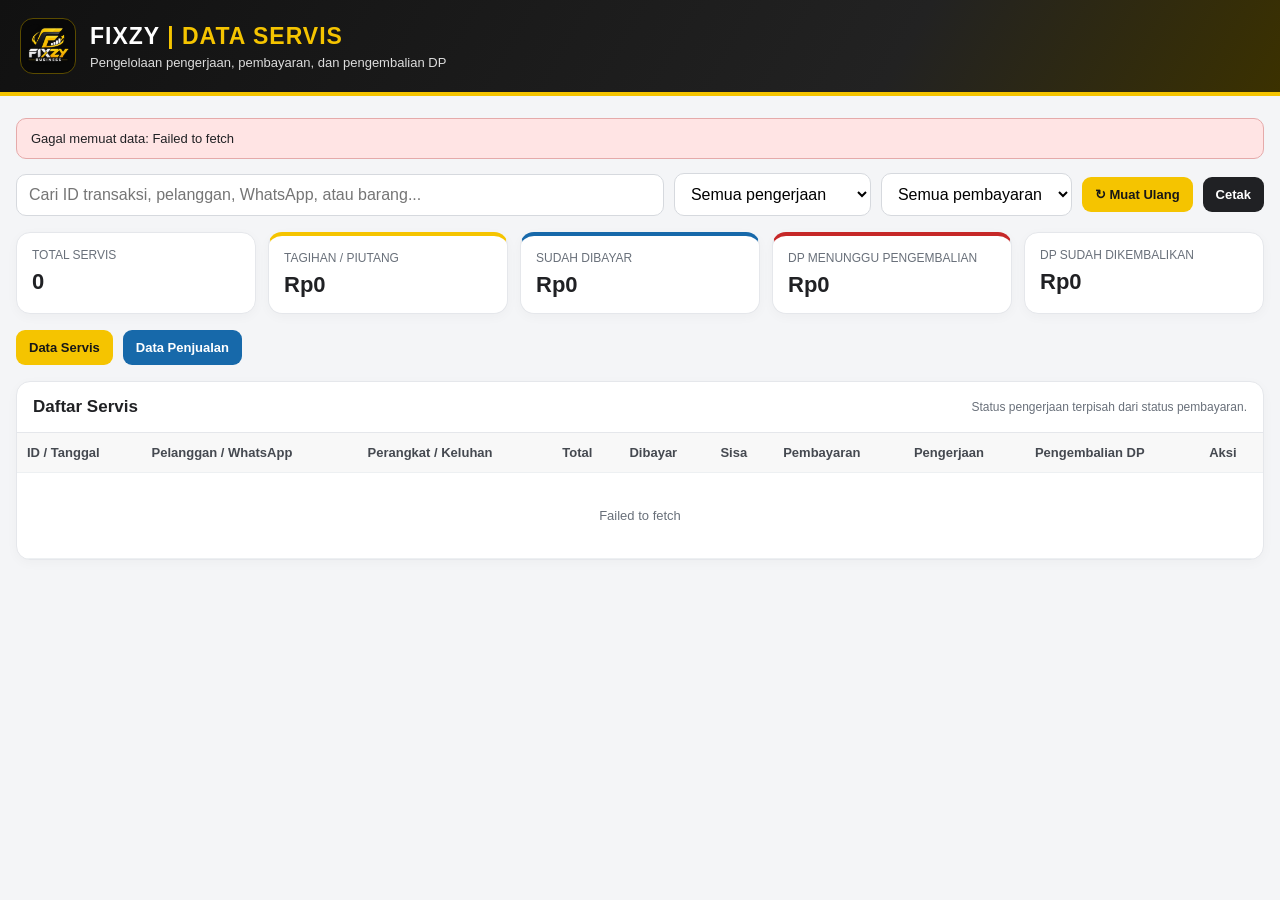
<file: data.html>
<!DOCTYPE html>
<html lang="id">
<head>
<meta charset="UTF-8">
<meta name="viewport" content="width=device-width, initial-scale=1">
<title>FIXZY | Data Servis</title>
<style>
:root{--black:#151515;--yellow:#f5c400;--yellow2:#ffe16b;--white:#fff;--bg:#f4f5f7;--muted:#69707a;--line:#e5e7eb;--green:#16834a;--red:#c62828;--blue:#1769aa}
*{box-sizing:border-box}body{margin:0;background:var(--bg);font-family:Arial,Helvetica,sans-serif;color:#202124}
header{background:linear-gradient(120deg,#111 0%,#222 70%,#3b3100 100%);color:white;padding:18px 20px;border-bottom:4px solid var(--yellow)}
.head{max-width:1400px;margin:auto;display:flex;align-items:center;gap:14px}.logo{width:56px;height:56px;object-fit:contain;background:#080808;border:1px solid #5a4b00;border-radius:13px;padding:5px}.brand h1{margin:0;font-size:23px;letter-spacing:1px}.brand p{margin:5px 0 0;color:#ddd;font-size:13px}
main{max-width:1400px;margin:22px auto;padding:0 16px}.toolbar{display:flex;gap:10px;flex-wrap:wrap;align-items:center;margin-bottom:16px}.toolbar input,.toolbar select,.field input,.field select,.field textarea{border:1px solid #d6d9de;border-radius:10px;padding:11px 12px;background:white;font:inherit;min-width:0}.toolbar input{flex:1;min-width:180px}
button{border:0;border-radius:9px;padding:10px 13px;font-weight:700;cursor:pointer;font-size:13px}.primary{background:var(--yellow);color:#171717}.dark{background:#202124;color:white}.blue{background:var(--blue);color:white}.green{background:var(--green);color:white}.red{background:var(--red);color:white}.light{background:#eceff3;color:#222}.small{padding:7px 9px;font-size:12px;margin:2px}
.cards{display:grid;grid-template-columns:repeat(auto-fit,minmax(190px,1fr));gap:12px;margin-bottom:16px}.card{background:white;border:1px solid var(--line);border-radius:14px;padding:15px;box-shadow:0 3px 12px #15151508}.card .label{color:var(--muted);font-size:12px}.card strong{display:block;margin-top:7px;font-size:22px}.card:nth-child(2){border-top:4px solid var(--yellow)}.card:nth-child(3){border-top:4px solid var(--blue)}.card:nth-child(4){border-top:4px solid var(--red)}
.panel{background:white;border:1px solid var(--line);border-radius:14px;overflow:hidden;box-shadow:0 3px 12px #15151508}.panel-head{padding:15px 16px;display:flex;justify-content:space-between;gap:10px;align-items:center;border-bottom:1px solid var(--line)}.panel-head h2{margin:0;font-size:17px}.scroll{overflow:auto}table{border-collapse:collapse;width:100%;min-width:1050px}th,td{padding:12px 10px;border-bottom:1px solid #edf0f2;text-align:left;font-size:13px;vertical-align:top}th{background:#f8f8f8;color:#454950;white-space:nowrap}tbody tr:hover{background:#fffdf2}.sub{color:var(--muted);font-size:11px;margin-top:4px}.badge{display:inline-block;border-radius:30px;padding:5px 8px;font-size:11px;font-weight:700;white-space:nowrap}.b-green{background:#d9f5e5;color:#116b3b}.b-yellow{background:#fff1b8;color:#725500}.b-blue{background:#dcecff;color:#174f91}.b-red{background:#ffe0e0;color:#a21e1e}.b-gray{background:#e9ecef;color:#454950}.empty{text-align:center;padding:35px;color:var(--muted)}.notice{margin:0 0 14px;padding:12px 14px;border-radius:10px;background:#fff5cc;border:1px solid #efd56a;font-size:13px;display:none}.loading{padding:24px;text-align:center;color:var(--muted)}
.modal{display:none;position:fixed;inset:0;background:#0009;z-index:20;align-items:center;justify-content:center;padding:15px}.modal.show{display:flex}.dialog{width:min(600px,100%);max-height:90vh;overflow:auto;background:white;border-radius:16px;box-shadow:0 20px 70px #0005}.dialog-head{background:#161616;color:white;padding:16px 18px;display:flex;justify-content:space-between;align-items:center;border-bottom:3px solid var(--yellow)}.dialog-head h3{margin:0;font-size:17px}.x{background:transparent;color:white;font-size:23px;padding:0 5px}.dialog-body{padding:18px}.form-grid{display:grid;grid-template-columns:1fr 1fr;gap:12px}.field{display:flex;flex-direction:column;gap:6px}.field label{font-size:12px;color:#535962;font-weight:700}.field input,.field select,.field textarea{width:100%}.field.full{grid-column:1/-1}.dialog-actions{display:flex;gap:8px;justify-content:flex-end;flex-wrap:wrap;padding:0 18px 18px}.detail-grid{display:grid;grid-template-columns:130px 1fr;gap:10px;font-size:13px}.detail-grid b{color:#59616b}.detail-actions{display:flex!important;flex-wrap:wrap;gap:8px;padding:14px 18px 18px;border-top:1px solid var(--line);width:100%;visibility:visible;opacity:1}.detail-actions button{flex:1 1 130px;min-height:38px;display:inline-block;visibility:visible;opacity:1}.danger-note{font-size:12px;color:#a21e1e;margin:0 18px 14px;line-height:1.45}.hint{font-size:12px;color:var(--muted);line-height:1.5}.actions{min-width:190px}
@media(max-width:760px){main{padding:0 10px;margin:14px auto}.cards{grid-template-columns:repeat(2,minmax(0,1fr));gap:8px}.card{padding:12px}.card strong{font-size:18px}.head{align-items:center}.brand h1{font-size:19px}.logo{width:48px;height:48px}.panel-head{align-items:flex-start;flex-direction:column}.form-grid{grid-template-columns:1fr}.field.full{grid-column:auto}.toolbar select{flex:1}.toolbar button{flex:1}}
@media print{header{background:#fff;color:#000;border-bottom:2px solid #000}.brand p{color:#333}.toolbar,.actions,.notice,.panel-head button{display:none!important}body{background:#fff}main{max-width:none;margin:0;padding:0}.cards{grid-template-columns:repeat(4,1fr)}.panel{box-shadow:none}table{min-width:0}th,td{font-size:10px;padding:6px}}
</style>
</head>
<body>
<header><div class="head">
<img class="logo" src="logofixzy.png" alt="FIXZY" onerror="this.style.display='none'">
<div class="brand"><h1>FIXZY <span style="color:#f5c400">| DATA SERVIS</span></h1><p>Pengelolaan pengerjaan, pembayaran, dan pengembalian DP</p></div>
</div></header>
<main>
<div id="notice" class="notice"></div>
<div class="toolbar">
<input id="search" placeholder="Cari ID transaksi, pelanggan, WhatsApp, atau barang..." oninput="render();renderSales()">
<select id="filterWork" onchange="render()"><option value="">Semua pengerjaan</option><option>Masuk</option><option>Menunggu Sparepart</option><option>Proses</option><option>Selesai</option><option>Sudah Diambil</option><option>Dibatalkan</option></select>
<select id="filterPay" onchange="render();renderSales()"><option value="">Semua pembayaran</option><option>Lunas</option><option>Belum Lunas</option></select>
<button class="primary" onclick="activeTransactionView==='penjualan'?loadSales():loadData()">↻ Muat Ulang</button><button class="dark" onclick="window.print()">Cetak</button>
</div>
<div class="cards">
<div class="card"><div class="label">TOTAL SERVIS</div><strong id="count">0</strong></div>
<div class="card"><div class="label">TAGIHAN / PIUTANG</div><strong id="receivable">Rp0</strong></div>
<div class="card"><div class="label">SUDAH DIBAYAR</div><strong id="paid">Rp0</strong></div>
<div class="card"><div class="label">DP MENUNGGU PENGEMBALIAN</div><strong id="refund">Rp0</strong></div>
<div class="card"><div class="label">DP SUDAH DIKEMBALIKAN</div><strong id="refunded">Rp0</strong></div>
</div>
<div class="toolbar" style="margin-top:8px">
<button class="primary" type="button" onclick="showTransactionView('servis')">Data Servis</button>
<button class="blue" type="button" onclick="showTransactionView('penjualan')">Data Penjualan</button>
</div>
<section class="panel" id="salesPanel" style="display:none">
<div class="panel-head"><h2>Daftar Penjualan</h2><span class="hint">Data dari tab Penjualan melalui API FIXZY.</span><button class="primary" type="button" onclick="loadSales()">↻ Muat Ulang Penjualan</button></div>
<div class="scroll"><table><thead><tr><th>ID / Tanggal</th><th>Pelanggan / WhatsApp</th><th>Rincian Barang</th><th>Total</th><th>Dibayar</th><th>Sisa</th><th>Pembayaran</th><th>Status</th><th>Aksi</th></tr></thead><tbody id="salesTbody"><tr><td colspan="9" class="loading">Tekan Data Penjualan untuk memuat data.</td></tr></tbody></table></div>
</section>
<section class="panel" id="servicePanel">
<div class="panel-head"><h2>Daftar Servis</h2><span class="hint">Status pengerjaan terpisah dari status pembayaran.</span></div>
<div class="scroll"><table><thead><tr><th>ID / Tanggal</th><th>Pelanggan / WhatsApp</th><th>Perangkat / Keluhan</th><th>Total</th><th>Dibayar</th><th>Sisa</th><th>Pembayaran</th><th>Pengerjaan</th><th>Pengembalian DP</th><th>Aksi</th></tr></thead><tbody id="tbody"><tr><td colspan="10" class="loading">Memuat data...</td></tr></tbody></table></div>
</section>
</main>

<div class="modal" id="detailModal"><div class="dialog"><div class="dialog-head"><h3>Detail Servis & Aksi</h3><button class="x" onclick="closeModal('detailModal')">×</button></div><div class="dialog-body" id="detailBody"></div><p class="danger-note">Hapus hanya transaksi percobaan. Penghapusan bersifat permanen.</p><div class="detail-actions" id="detailActions"></div><div class="dialog-actions"><button class="light" onclick="closeModal('detailModal')">Tutup</button></div></div></div>

<div class="modal" id="statusModal"><div class="dialog"><div class="dialog-head"><h3>Ubah Status Pengerjaan</h3><button class="x" onclick="closeModal('statusModal')">×</button></div><div class="dialog-body">
<input type="hidden" id="statusId">
<div class="form-grid">
<div class="field full"><label>Status pengerjaan</label><select id="workStatus"><option value="Masuk">Masuk</option><option value="Menunggu Sparepart">Menunggu Sparepart</option><option value="Proses">Proses</option><option value="Selesai">Selesai</option><option value="Sudah Diambil">Sudah Diambil</option><option value="Dibatalkan">Dibatalkan</option></select></div>
<div class="field full"><label>Catatan pengerjaan</label><textarea id="workNote" rows="3" placeholder="Catatan teknisi / alasan pembatalan"></textarea></div>
</div><p class="hint">Pilih “Sudah Diambil” setelah perangkat benar-benar diserahkan kepada pelanggan. Status ini otomatis membuat pembayaran tercatat lunas. Jika servis dibatalkan, pengembalian uang harus dicatat setelah benar-benar dibayarkan.</p>
</div><div class="dialog-actions"><button class="light" onclick="closeModal('statusModal')">Batal</button><button class="primary" onclick="saveWorkStatus()">Simpan Status</button></div></div></div>



<div class="modal" id="refundModal"><div class="dialog"><div class="dialog-head"><h3>Catat Pengembalian DP</h3><button class="x" onclick="closeModal('refundModal')">×</button></div><div class="dialog-body">
<input type="hidden" id="refundId"><div id="refundInfo" class="hint" style="margin-bottom:12px"></div>
<div class="form-grid"><div class="field"><label>Nominal pengembalian (Rp)</label><input id="refundAmount" type="number" min="1" step="1"></div><div class="field"><label>Metode</label><select id="refundMethod"><option>Tunai</option><option>Transfer</option><option>QRIS</option><option>Lainnya</option></select></div><div class="field full"><label>Catatan</label><input id="refundNote" placeholder="Nomor referensi transfer / keterangan"></div></div>
<p class="hint" style="color:#a21e1e">Penting: catat pengembalian hanya setelah uang benar-benar diberikan kepada pelanggan. Jangan klik simpan jika pengembalian belum dilakukan.</p>
</div><div class="dialog-actions"><button class="light" onclick="closeModal('refundModal')">Batal</button><button class="red" onclick="saveRefund()">Konfirmasi Pengembalian</button></div></div></div>

<script>
const API='https://script.google.com/macros/s/AKfycbx_X4o5bQ6vQPOhMfnXJP6SXYnEguwCP1ULvlRBvvvfRtfv49Do66jy0zDiC9S_-n9k/exec';
let data=[],busy=false;
const $=id=>document.getElementById(id);
const num=v=>{if(typeof v==='number')return isFinite(v)?v:0;const n=Number(String(v??'').replace(/[^\d,.-]/g,'').replace(/\.(?=.*\.)/g,'').replace(',','.'));return isFinite(n)?n:0};
const money=v=>'Rp'+Math.round(num(v)).toLocaleString('id-ID');
const esc=v=>String(v??'').replace(/[&<>"']/g,c=>({'&':'&amp;','<':'&lt;','>':'&gt;','"':'&quot;',"'":'&#39;'}[c]));
function val(x,...keys){for(const k of keys)if(x&&x[k]!==undefined&&x[k]!==null&&x[k]!=='')return x[k];return ''}
function work(x){return String(val(x,'Status Pengerjaan','Status Pengerjaan Servis','statusPengerjaan')||'Masuk').trim()}
function payStatus(x){return String(val(x,'Status')|| (num(val(x,'Sisa Piutang'))<=0?'Lunas':'Belum Lunas'))}
function total(x){return num(val(x,'Total Tagihan','Total Penjualan','Total Belanja','Grand Total','Total'))}
function paid(x){return num(val(x,'Dibayar','Jumlah Dibayar','Total Dibayar','Bayar'))}
function remain(x){return Math.max(0,num(val(x,'Sisa Piutang', 'Sisa Piutang Servis')) || (total(x)-paid(x)))}
function refundStatus(x){return String(val(x,'Status Pengembalian DP','Status Pengembalian','statusPengembalianDP')||'Belum Dikembalikan')}
function isRefunded(x){const s=norm(refundStatus(x));return s.includes('sudah dikembalikan')||s==='dikembalikan'||s==='sudah'}
function refundAmount(x){const explicit=val(x,'Nominal Pengembalian DP','Nominal Pengembalian','Jumlah Pengembalian DP','Jumlah Dikembalikan');return explicit!==''?Math.max(0,num(explicit)):(norm(work(x))==='dibatalkan'&&isRefunded(x)?paid(x):0)}
function norm(s){return String(s||'').toLowerCase().trim()}
function badge(text,kind){return `<span class="badge b-${kind}">${esc(text)}</span>`}
function statusBadge(x){let s=work(x),k=norm(s)==='sudah diambil'?'green':norm(s)==='dibatalkan'?'red':norm(s)==='selesai'?'blue':'yellow';return badge(s,k)}
function payBadge(x){return badge(payStatus(x),norm(payStatus(x))==='lunas'?'green':'yellow')}
function refundBadge(x){let s=refundStatus(x);return badge(s,norm(s).includes('sudah')||norm(s)==='dikembalikan'?'green':norm(work(x))==='dibatalkan'&&paid(x)>0?'red':'gray')}
function dateText(v){if(!v)return '-';let d=new Date(v);return isNaN(d)?String(v).slice(0,10):d.toLocaleDateString('id-ID')}
function notice(msg,error=false){$('notice').style.display='block';$('notice').style.background=error?'#ffe4e4':'#fff5cc';$('notice').style.borderColor=error?'#e5aaaa':'#efd56a';$('notice').textContent=msg;window.scrollTo({top:0,behavior:'smooth'})}
async function get(action){const r=await fetch(API+'?action='+encodeURIComponent(action)+'&t='+Date.now());const j=await r.json();if(!j.ok)throw Error(j.message||'Gagal membaca data');return j}
async function post(payload){const r=await fetch(API,{method:'POST',headers:{'Content-Type':'text/plain;charset=utf-8'},body:JSON.stringify(payload)});const j=await r.json();if(!j.ok)throw Error(j.message||'Permintaan gagal');return j}
async function loadData(){if(busy)return;busy=true;$('tbody').innerHTML='<tr><td colspan="10" class="loading">Memuat data dari Google Spreadsheet...</td></tr>';try{const j=await get('servis');data=Array.isArray(j.data)?j.data:[];render();$('notice').style.display='none'}catch(e){$('tbody').innerHTML=`<tr><td colspan="10" class="empty">${esc(e.message)}</td></tr>`;notice('Gagal memuat data: '+e.message,true)}finally{busy=false}}
function render(){const q=norm($('search').value),fw=norm($('filterWork').value),fp=norm($('filterPay').value);const list=data.filter(x=>{const text=norm([val(x,'ID Servis'),val(x,'Nama Pelanggan'),val(x,'WhatsApp'),val(x,'Model HP'),val(x,'Keluhan')].join(' '));return (!q||text.includes(q))&&(!fw||norm(work(x))===fw)&&(!fp||norm(payStatus(x))===fp)});$('count').textContent=list.length;$('receivable').textContent=money(list.reduce((s,x)=>s+remain(x),0));const totalPaid=list.reduce((s,x)=>s+paid(x),0);const totalRefunded=list.reduce((s,x)=>s+refundAmount(x),0);$('paid').textContent=money(Math.max(0,totalPaid-totalRefunded));$('refund').textContent=money(list.filter(x=>norm(work(x))==='dibatalkan'&&!isRefunded(x)&&paid(x)>0&&!norm(refundStatus(x)).includes('tidak diperlukan')).reduce((s,x)=>s+paid(x),0));$('refunded').textContent=money(totalRefunded);
if(!list.length){$('tbody').innerHTML='<tr><td colspan="10" class="empty">Tidak ada data servis yang cocok.</td></tr>';return}
$('tbody').innerHTML=list.map(x=>{const id=String(val(x,'ID Servis'));const customer=val(x,'Nama Pelanggan')||'-';const phone=String(val(x,'WhatsApp'));const model=val(x,'Model HP')||'-';const refundEligible=norm(work(x))==='dibatalkan'&&paid(x)>0&&!norm(refundStatus(x)).includes('sudah')&&!norm(refundStatus(x)).includes('dikembalikan');return `<tr>
<td><b>${esc(id)}</b><div class="sub">${esc(dateText(val(x,'Tanggal')))}</div></td>
<td><b>${esc(customer)}</b><div class="sub">${esc(phone||'No. WA tidak tersedia')}</div></td>
<td><b>${esc(model)}</b><div class="sub">${esc(val(x,'Keluhan')||'-')}</div></td>
<td><b>${money(total(x))}</b></td><td>${money(paid(x))}</td><td>${money(remain(x))}</td>
<td>${payBadge(x)}</td><td>${statusBadge(x)}</td><td>${refundBadge(x)}</td>
<td class="actions"><button class="small primary" onclick="detail('${esc(id)}')">Detail / Aksi</button></td>
</tr>`}).join('')}
function find(id){return data.find(x=>String(val(x,'ID Servis'))===String(id))}
function detail(id){
 const x=find(id);if(!x)return;
 const fields=[['ID Servis',val(x,'ID Servis')],['Tanggal',dateText(val(x,'Tanggal'))],['Nama Pelanggan',val(x,'Nama Pelanggan')],['WhatsApp',val(x,'WhatsApp')],['Model HP',val(x,'Model HP')],['IMEI',val(x,'IMEI')],['Keluhan',val(x,'Keluhan')],['Biaya Jasa',money(val(x,'Biaya Jasa'))],['Teknisi',val(x,'Teknisi')],['Sparepart',val(x,'Sparepart JSON')],['Total Tagihan',money(total(x))],['Total Dibayar',money(paid(x))],['Sisa Piutang',money(remain(x))],['Status Pembayaran',payStatus(x)],['Status Pengerjaan',work(x)],['Catatan Pengerjaan',val(x,'Catatan Pengerjaan')||'-'],['Status Pengembalian DP',refundStatus(x)],['Catatan Internal',val(x,'Catatan Internal')||'-']];
 $('detailBody').innerHTML='<div class="detail-grid">'+fields.map(a=>`<b>${esc(a[0])}</b><span>${esc(a[1]||'-')}</span>`).join('')+'</div>';
 const idSafe=String(val(x,'ID Servis'));
 const buttons=[`<button class="blue" onclick="closeModal('detailModal');openStatus('${esc(idSafe)}')">Proses / Ubah Status</button>`];
 if(val(x,'WhatsApp'))buttons.push(`<button class="dark" onclick="whatsapp('${esc(idSafe)}')">WhatsApp</button>`);
 if(norm(work(x))==='dibatalkan'&&paid(x)>0&&!isRefunded(x)&&!norm(refundStatus(x)).includes('tidak diperlukan'))buttons.push(`<button class="red" onclick="closeModal('detailModal');openRefund('${esc(idSafe)}')">Kembalikan DP</button>`);
 buttons.push(`<button class="red" onclick="deleteService('${esc(idSafe)}')">Hapus Data Servis</button>`);
 $('detailActions').innerHTML=buttons.join('');
 $('detailModal').classList.add('show');
}
async function deleteService(id){
 const x=find(id);if(!x)return;
 const typed=prompt('Untuk menghapus transaksi ini secara permanen, ketik HAPUS.\nID Servis: '+id);
 if(typed===null)return;
 if(typed.trim().toUpperCase()!=='HAPUS'){notice('Penghapusan dibatalkan: teks konfirmasi tidak cocok.',true);return;}
 if(!confirm('Yakin hapus servis '+id+' beserta data terkait yang didukung backend? Tindakan ini tidak dapat dibatalkan.'))return;
 try{
  const j=await post({action:'hapustransaksi',idServis:id,id:id,jenis:'servis',konfirmasi:'KONFIRMASI HAPUS'});
  closeModal('detailModal');notice(j.message||'Data servis berhasil dihapus.');await loadData();
 }catch(e){notice('Gagal menghapus data servis: '+e.message,true)}
}
function openStatus(id){const x=find(id);if(!x)return;$('statusId').value=id;$('workStatus').value=work(x);$('workNote').value=val(x,'Catatan Pengerjaan')||'';$('statusModal').classList.add('show')}
async function saveWorkStatus(){const id=$('statusId').value,status=$('workStatus').value,catatan=$('workNote').value;const x=find(id);if(!x)return;if(status==='Sudah Diambil'&&!confirm('Ubah menjadi SUDAH DIAMBIL? Sistem akan otomatis menganggap seluruh tagihan LUNAS dan mencatat pelunasan saat pengambilan.'))return;if(status==='Dibatalkan'&&!confirm('Batalkan servis ini? Pastikan pengembalian seluruh uang yang diterima akan dicatat setelah benar-benar dibayarkan.'))return;try{const j=await post({action:'ubahstatusservis',idServis:id,statusPengerjaan:status,catatanPengerjaan:catatan});closeModal('statusModal');notice(j.message||'Status pengerjaan diperbarui.');await loadData()}catch(e){notice('Gagal mengubah status: '+e.message,true)}}
function numInput(v){const n=Number(v);return Number.isFinite(n)?n:0}
function openRefund(id){const x=find(id);if(!x)return;if(norm(work(x))!=='dibatalkan'){notice('Pengembalian hanya tersedia untuk servis yang dibatalkan.',true);return}if(norm(refundStatus(x)).includes('sudah')||norm(refundStatus(x))==='dikembalikan'){notice('Pengembalian sudah tercatat.',true);return}$('refundId').value=id;$('refundAmount').value=paid(x);$('refundAmount').max=paid(x);$('refundNote').value='';$('refundInfo').textContent=`${val(x,'Nama Pelanggan')} • Uang diterima tercatat ${money(paid(x))}. Backend harus mencatat pengembalian secara penuh.`;$('refundModal').classList.add('show')}
async function saveRefund(){const id=$('refundId').value,x=find(id),nominal=numInput($('refundAmount').value);if(!x)return;if(nominal!==paid(x)){notice('Nominal pengembalian harus sama dengan total uang yang tercatat diterima: '+money(paid(x)),true);return}if(!confirm('Pastikan uang benar-benar sudah dikembalikan kepada pelanggan. Simpan pencatatan pengembalian sekarang?'))return;try{const j=await post({action:'kembalikanDP',idServis:id,nominal,metode:$('refundMethod').value,catatan:$('refundNote').value});closeModal('refundModal');notice(j.message||'Pengembalian dicatat.');await loadData()}catch(e){notice('Pengembalian gagal: '+e.message,true)}}
function whatsapp(id){const x=find(id);if(!x)return;const phone=String(val(x,'WhatsApp')).replace(/\D/g,'').replace(/^0/,'62');if(!phone){notice('Nomor WhatsApp tidak tersedia.',true);return}const msg=`Halo ${val(x,'Nama Pelanggan')||'Kak'}, informasi servis FIXZY:\nID Servis: ${val(x,'ID Servis')}\nHP: ${val(x,'Model HP')}\nStatus pengerjaan: ${work(x)}\nTotal tagihan: ${money(total(x))}\nSudah dibayar: ${money(paid(x))}\nSisa tagihan: ${money(remain(x))}\nTerima kasih.`;window.open('https://wa.me/'+phone+'?text='+encodeURIComponent(msg),'_blank','noopener')}
function closeModal(id){
 $(id).classList.remove('show');
 if(id==='detailModal'){
  const heading=document.querySelector('#detailModal .dialog-head h3');
  if(heading)heading.textContent='Detail Servis & Aksi';
  $('detailActions').innerHTML='';
 }
}
document.querySelectorAll('.modal').forEach(m=>m.addEventListener('click',e=>{
 if(e.target===m){
  m.classList.remove('show');
  if(m.id==='detailModal'){
   const heading=document.querySelector('#detailModal .dialog-head h3');
   if(heading)heading.textContent='Detail Servis & Aksi';
   $('detailActions').innerHTML='';
  }
 }
}));
let salesData=[],salesBusy=false,activeTransactionView='servis';
function showTransactionView(which){activeTransactionView=which;const servicePanel=$('servicePanel'),salesPanel=$('salesPanel'),cards=document.querySelector('.cards'),filterWork=$('filterWork');const isSales=which==='penjualan';if(servicePanel)servicePanel.style.display=isSales?'none':'';if(salesPanel)salesPanel.style.display=isSales?'':'none';if(cards)cards.style.display=isSales?'none':'';if(filterWork)filterWork.style.display=isSales?'none':'';const title=document.querySelector('.brand h1 span');if(title)title.textContent=isSales?'| DATA PENJUALAN':'| DATA SERVIS';const subtitle=document.querySelector('.brand p');if(subtitle)subtitle.textContent=isSales?'Pengelolaan transaksi penjualan dan pembayaran':'Pengelolaan pengerjaan, pembayaran, dan pengembalian DP';const search=$('search');if(search)search.placeholder=isSales?'Cari ID penjualan, pelanggan, WhatsApp, atau barang...':'Cari ID servis, pelanggan, WhatsApp, atau model HP...';if(isSales)loadSales();else render();}
function parseItems(row){let raw=val(row,'Items JSON','Barang JSON','Produk JSON','Detail JSON','Daftar Barang','Items','Detail Produk','Rincian Produk');if(!raw)return val(row,'Nama Produk','Produk','Keterangan')||'Penjualan barang';try{const a=Array.isArray(raw)?raw:JSON.parse(String(raw));if(Array.isArray(a))return a.map(i=>`${val(i,'namaProduk','Nama Produk','nama','produk','kodeProduk','kode')||'-'} × ${num(val(i,'qty','Qty','jumlah','Jumlah'))}`).join(', ')||'Penjualan barang'}catch(e){return String(raw)}return String(raw)}
async function loadSales(){if(salesBusy)return;salesBusy=true;$('salesTbody').innerHTML='<tr><td colspan="9" class="loading">Memuat data penjualan...</td></tr>';try{const j=await get('penjualan');salesData=Array.isArray(j.data)?j.data:(Array.isArray(j.penjualan)?j.penjualan:[]);renderSales();}catch(e){$('salesTbody').innerHTML=`<tr><td colspan="9" class="empty">Gagal memuat penjualan: ${esc(e.message)}</td></tr>`;notice('Data servis tetap tersedia. Gagal memuat data penjualan: '+e.message,true)}finally{salesBusy=false}}
function renderSales(){const q=norm($('search').value);const fw=norm($('filterPay').value);const list=salesData.filter(x=>{const txt=norm([val(x,'ID Penjualan','ID','No. Transaksi'),val(x,'Nama Pelanggan','Pelanggan','Nama'),val(x,'WhatsApp','WA','Nomor WhatsApp'),parseItems(x)].join(' '));const rem=Math.max(0,num(val(x,'Sisa Piutang','Sisa Tagihan','Sisa Pembayaran','Sisa'))||total(x)-paid(x));const ps=norm(val(x,'Status Pembayaran','Status Bayar','Status')||(rem<=0?'Lunas':'Belum Lunas'));return(!q||txt.includes(q))&&(!fw||ps===fw)});if(!list.length){$('salesTbody').innerHTML='<tr><td colspan="9" class="empty">Belum ada data penjualan yang cocok.</td></tr>';return}$('salesTbody').innerHTML=list.map(x=>{const id=String(val(x,'ID Penjualan','ID','No. Transaksi')||'-');const t=total(x),p=paid(x),r=Math.max(0,num(val(x,'Sisa Piutang','Sisa Tagihan','Sisa Pembayaran','Sisa'))||t-p),ps=String(val(x,'Status Pembayaran','Status Bayar','Status')||(r<=0?'Lunas':'Belum Lunas'));return `<tr><td><b>${esc(id)}</b><div class="sub">${esc(dateText(val(x,'Tanggal','Tanggal Transaksi','TanggalTransaksi','Waktu','Timestamp')))}</div></td><td><b>${esc(val(x,'Nama Pelanggan','Pelanggan','Nama')||'-')}</b><div class="sub">${esc(val(x,'WhatsApp','WA','Nomor WhatsApp')||'No. WA tidak tersedia')}</div></td><td>${esc(parseItems(x))}</td><td><b>${money(t)}</b></td><td>${money(p)}</td><td>${money(r)}</td><td>${badgeForSales(ps)}</td><td>${esc(val(x,'Status Transaksi','Status Penjualan')||ps)}</td><td><button class="small primary" onclick="detailSale('${esc(id)}')">Detail / Aksi</button></td></tr>`}).join('')}
function badgeForSales(s){const kind=norm(s)==='lunas'?'green':'yellow';return `<span class="badge b-${kind}">${esc(s)}</span>`}
function detailSale(id){
 const x=salesData.find(r=>String(val(r,'ID Penjualan','ID','No. Transaksi')||'-')===String(id));if(!x)return;
 const entries=Object.entries(x).filter(([k,v])=>v!==''&&v!==null&&v!==undefined);
 $('detailBody').innerHTML='<div class="detail-grid">'+entries.map(([k,v])=>`<b>${esc(k)}</b><span>${esc(typeof v==='object'?JSON.stringify(v):v)}</span>`).join('')+'</div>';
 document.querySelector('#detailModal .dialog-head h3').textContent='Detail Penjualan & Aksi';
 const phone=String(val(x,'WhatsApp','WA','Nomor WhatsApp')||'').replace(/\D/g,'').replace(/^0/,'62');
 const buttons=[];
 if(phone){const name=val(x,'Nama Pelanggan','Pelanggan','Nama')||'Kak';const sid=val(x,'ID Penjualan','ID','No. Transaksi')||id;const msg=`Halo ${name}, informasi transaksi penjualan FIXZY:\nID Penjualan: ${sid}\nRincian barang: ${parseItems(x)}\nTotal: ${money(total(x))}\nDibayar: ${money(paid(x))}\nSisa tagihan: ${money(Math.max(0,num(val(x,'Sisa Piutang','Sisa Tagihan','Sisa Pembayaran','Sisa'))||total(x)-paid(x)))}\nTerima kasih.`;buttons.push(`<button class="dark" onclick="window.open('https://wa.me/${phone}?text='+encodeURIComponent(${JSON.stringify(msg)}),'_blank','noopener')">WhatsApp</button>`)}
 buttons.push(`<button class="primary" onclick="changeSalePaymentStatus(${JSON.stringify(String(val(x,'ID Penjualan','ID','No. Transaksi')||id))})">Ubah Status Pembayaran</button>`);
 buttons.push(`<button class="dark" onclick="changeSaleStatus(${JSON.stringify(String(val(x,'ID Penjualan','ID','No. Transaksi')||id))})">Ubah Status Penjualan</button>`);
 buttons.push('<button class="light" onclick="closeModal(\'detailModal\')">Tutup</button>');
 $('detailActions').innerHTML=buttons.join('');$('detailModal').classList.add('show');
}
async function changeSalePaymentStatus(id){
 const x=salesData.find(r=>String(val(r,'ID Penjualan','ID','No. Transaksi')||'-')===String(id));if(!x)return;
 const current=String(val(x,'Status Pembayaran','Status Bayar')|| (paid(x)>=total(x)?'Lunas':'Belum Lunas'));
 const choice=prompt('Ubah status pembayaran penjualan '+id+'.\nKetik: Lunas atau Belum Lunas',current);if(choice===null)return;
 const status=choice.trim();if(!['lunas','belum lunas'].includes(norm(status))){notice('Status harus Lunas atau Belum Lunas.',true);return;}
 if(!confirm('Simpan status pembayaran menjadi '+(norm(status)==='lunas'?'Lunas':'Belum Lunas')+'?'))return;
 try{const j=await post({action:'ubahstatuspenjualan',idPenjualan:id,id:id,statusPembayaran:norm(status)==='lunas'?'Lunas':'Belum Lunas'});notice(j.message||'Status pembayaran berhasil diperbarui.');closeModal('detailModal');await loadSales();}catch(e){notice('Gagal mengubah status pembayaran. Backend harus mendukung action ubahstatuspenjualan: '+e.message,true)}
}
async function changeSaleStatus(id){
 const x=salesData.find(r=>String(val(r,'ID Penjualan','ID','No. Transaksi')||'-')===String(id));if(!x)return;
 const current=String(val(x,'Status Transaksi','Status Penjualan')||'Belum Lunas');
 const choice=prompt('Ubah status transaksi penjualan '+id+'.\nMasukkan status baru:',current);if(choice===null)return;
 const status=choice.trim();if(!status){notice('Status tidak boleh kosong.',true);return;}
 if(!confirm('Simpan status transaksi menjadi "'+status+'"?'))return;
 try{const j=await post({action:'ubahstatuspenjualan',idPenjualan:id,id:id,statusPenjualan:status,statusTransaksi:status});notice(j.message||'Status penjualan berhasil diperbarui.');closeModal('detailModal');await loadSales();}catch(e){notice('Gagal mengubah status penjualan. Backend harus mendukung action ubahstatuspenjualan: '+e.message,true)}
}
loadData();
</script>
</body>
</html>
</file>
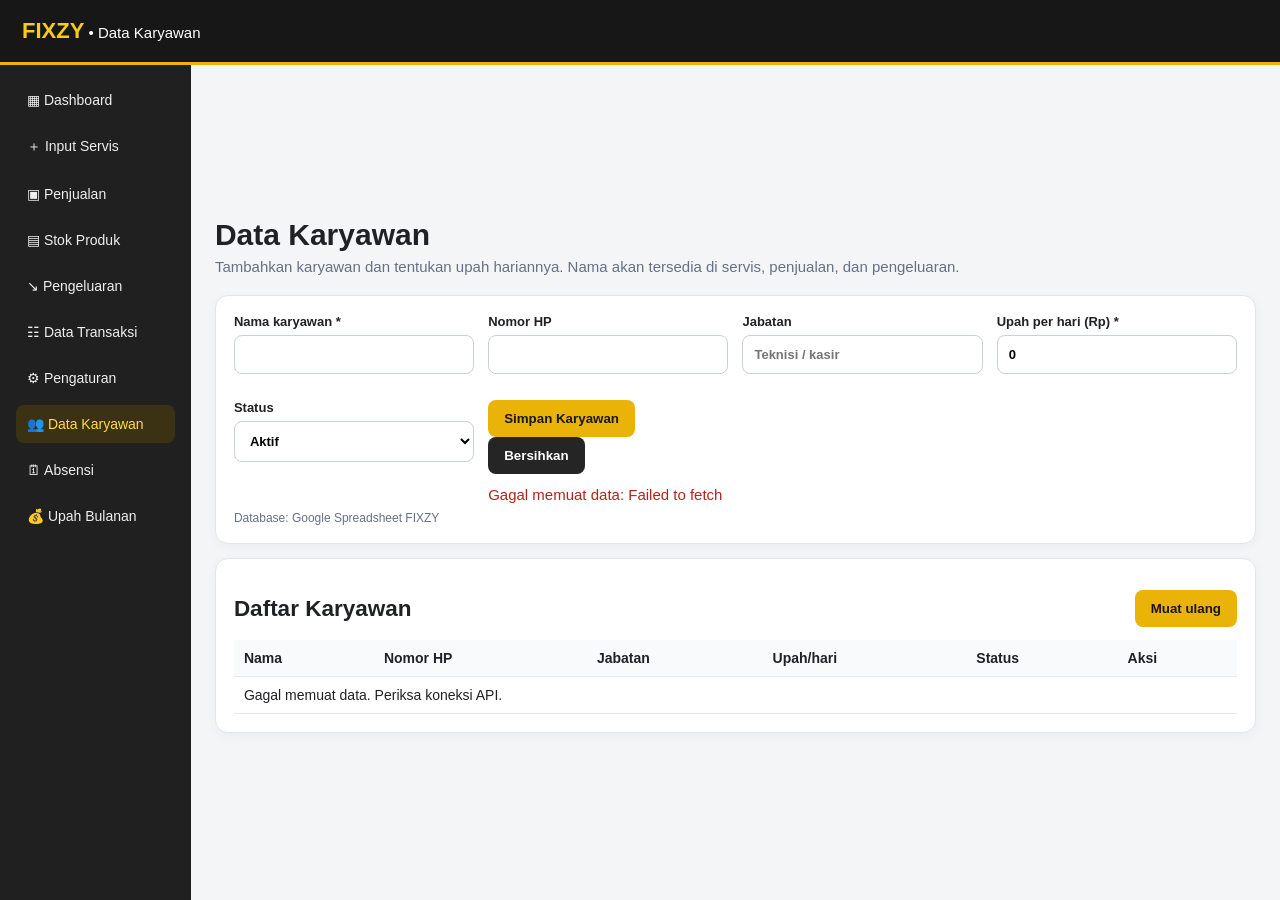
<file: karyawan.html>
<!doctype html>
<html lang="id">
<head>
<meta charset="utf-8">
<meta name="viewport" content="width=device-width,initial-scale=1">
<title>FIXZY | Data Karyawan</title>

<style>
*{box-sizing:border-box}
body{margin:0;background:#f4f5f7;color:#202124;font:15px Arial,sans-serif}
.top{background:#171717;color:#fff;padding:18px 22px;border-bottom:3px solid #eab308}
.top b{color:#facc15;font-size:22px}
.layout{display:flex;min-height:calc(100vh - 65px)}
aside{width:220px;background:#202020;padding:16px;display:flex;flex-direction:column;gap:8px}
aside a{color:#eee;text-decoration:none;padding:11px;border-radius:8px;font-size:14px}
aside a:hover,aside a.active{background:#3b3214;color:#ffda46}
main{padding:24px;width:100%;max-width:1200px;margin:auto}
h1{margin:0 0 6px}
.muted{color:#667085;margin:0 0 20px}
.card{background:white;border:1px solid #e2e5e9;border-radius:13px;padding:18px;margin:14px 0;box-shadow:0 3px 12px #1018280a}
.grid{display:grid;grid-template-columns:repeat(auto-fit,minmax(220px,1fr));gap:14px}
label{display:block;font-weight:600;font-size:13px;margin-bottom:12px}
input,select{display:block;width:100%;padding:11px;border:1px solid #cbd0d8;border-radius:8px;margin-top:6px;font:inherit;background:#fff}
button,.btn{border:0;background:#eab308;color:#171717;padding:11px 16px;border-radius:8px;font-weight:700;cursor:pointer}
button:disabled{opacity:.6;cursor:wait}
button.secondary{background:#252525;color:#fff}
button.edit{padding:7px 10px}
table{border-collapse:collapse;width:100%;font-size:14px}
th,td{padding:10px;border-bottom:1px solid #e5e7eb;text-align:left}
th{background:#f9fafb}
.tablewrap{overflow:auto}
.status{display:block;margin-top:12px;white-space:pre-wrap;overflow-wrap:anywhere}
.status.ok{color:#16803d}
.status.err{color:#b42318}
.row{display:flex;gap:12px;align-items:center;flex-wrap:wrap}
.api-info{font-size:12px;color:#667085;margin-top:8px}
@media(max-width:700px){
 .layout{display:block}
 aside{width:100%;flex-direction:row;overflow:auto}
 aside a{white-space:nowrap}
 main{padding:14px}
}
</style>
</head>

<body>
<header class="top">
  <b>FIXZY</b> <span>• Data Karyawan</span>
</header>

<div class="layout">
<aside>
  <a href="index.html">▦ Dashboard</a>
  <a href="servis.html">＋ Input Servis</a>
  <a href="penjualan.html">▣ Penjualan</a>
  <a href="stok.html">▤ Stok Produk</a>
  <a href="pengeluaran.html">↘ Pengeluaran</a>
  <a href="data.html">☷ Data Transaksi</a>
  <a href="pengaturan.html">⚙ Pengaturan</a>
  <a href="karyawan.html" class="active">👥 Data Karyawan</a>
  <a href="absensi.html">🗓 Absensi</a>
  <a href="upah.html">💰 Upah Bulanan</a>
</aside>

<main>
  <h1>Data Karyawan</h1>
  <p class="muted">
    Tambahkan karyawan dan tentukan upah hariannya.
    Nama akan tersedia di servis, penjualan, dan pengeluaran.
  </p>

  <section class="card">
    <form id="f" class="grid">
      <input type="hidden" name="id">

      <label>
        Nama karyawan *
        <input name="nama" required maxlength="150">
      </label>

      <label>
        Nomor HP
        <input name="telepon" type="tel" maxlength="30">
      </label>

      <label>
        Jabatan
        <input name="jabatan" placeholder="Teknisi / kasir" maxlength="100">
      </label>

      <label>
        Upah per hari (Rp) *
        <input name="upahHarian" type="number" min="0" step="1" required value="0">
      </label>

      <label>
        Status
        <select name="status">
          <option value="Aktif">Aktif</option>
          <option value="Nonaktif">Nonaktif</option>
        </select>
      </label>

      <div>
        <button id="saveBtn" type="submit">Simpan Karyawan</button>
        <button type="button" class="secondary" id="clearBtn">Bersihkan</button>
        <div id="msg" class="status" role="status" aria-live="polite"></div>
      </div>
    </form>

    <div class="api-info">Database: Google Spreadsheet FIXZY</div>
  </section>

  <section class="card">
    <div class="row">
      <h2 style="margin-right:auto">Daftar Karyawan</h2>
      <button id="reloadBtn" type="button">Muat ulang</button>
    </div>

    <div class="tablewrap">
      <table>
        <thead>
          <tr>
            <th>Nama</th>
            <th>Nomor HP</th>
            <th>Jabatan</th>
            <th>Upah/hari</th>
            <th>Status</th>
            <th>Aksi</th>
          </tr>
        </thead>
        <tbody id="rows">
          <tr><td colspan="6">Memuat data...</td></tr>
        </tbody>
      </table>
    </div>
  </section>
</main>
</div>

<script>
'use strict';

/* URL Web App Apps Script FIXZY */
const FIXZY_API_URL =
  'https://script.google.com/macros/s/AKfycbx_X4o5bQ6vQPOhMfnXJP6SXYnEguwCP1ULvlRBvvvfRtfv49Do66jy0zDiC9S_-n9k/exec';

const $ = selector => document.querySelector(selector);
const form = $('#f');
const saveBtn = $('#saveBtn');
const rowsEl = $('#rows');

let cache = [];
let saving = false;

function money(value) {
  return 'Rp ' + Number(value || 0).toLocaleString('id-ID');
}

function escapeHTML(value) {
  return String(value ?? '').replace(/[&<>"']/g, char => ({
    '&': '&amp;',
    '<': '&lt;',
    '>': '&gt;',
    '"': '&quot;',
    "'": '&#39;'
  })[char]);
}

function showMessage(text, type = '') {
  const el = $('#msg');
  el.textContent = text;
  el.className = 'status' + (type ? ' ' + type : '');
}

async function get(action) {
  const url = new URL(FIXZY_API_URL);
  url.searchParams.set('action', action);

  const response = await fetch(url.toString(), {
    method: 'GET',
    cache: 'no-store'
  });

  if (!response.ok) {
    throw new Error('Permintaan gagal. HTTP ' + response.status);
  }

  const result = await response.json();

  if (!result.ok) {
    throw new Error(result.message || 'Gagal mengambil data.');
  }

  return result;
}

async function post(data) {
  const response = await fetch(FIXZY_API_URL, {
    method: 'POST',
    headers: {
      'Content-Type': 'text/plain;charset=utf-8'
    },
    body: JSON.stringify(data)
  });

  if (!response.ok) {
    throw new Error('Pengiriman gagal. HTTP ' + response.status);
  }

  const result = await response.json();

  if (!result.ok) {
    throw new Error(result.message || 'Data gagal disimpan.');
  }

  return result;
}

async function loadRows() {
  $('#reloadBtn').disabled = true;
  rowsEl.innerHTML =
    '<tr><td colspan="6">Memuat data karyawan...</td></tr>';

  try {
    const result = await get('karyawan');
    cache = Array.isArray(result.data) ? result.data : [];

    if (cache.length === 0) {
      rowsEl.innerHTML =
        '<tr><td colspan="6">Belum ada karyawan.</td></tr>';
      return;
    }

    rowsEl.innerHTML = cache.map((item, index) => `
      <tr>
        <td>${escapeHTML(item.Nama)}</td>
        <td>${escapeHTML(item.Telepon)}</td>
        <td>${escapeHTML(item.Jabatan)}</td>
        <td>${money(item['Upah Harian'])}</td>
        <td>${escapeHTML(item.Status || 'Aktif')}</td>
        <td>
          <button class="edit" type="button"
            data-edit="${index}">Edit</button>
        </td>
      </tr>
    `).join('');

  } catch (error) {
    rowsEl.innerHTML =
      '<tr><td colspan="6">Gagal memuat data. Periksa koneksi API.</td></tr>';
    showMessage('Gagal memuat data: ' + error.message, 'err');
  } finally {
    $('#reloadBtn').disabled = false;
  }
}

function editRow(index) {
  const item = cache[index];
  if (!item) return;

  form.elements.id.value = item.ID || '';
  form.elements.nama.value = item.Nama || '';
  form.elements.telepon.value = item.Telepon || '';
  form.elements.jabatan.value = item.Jabatan || '';
  form.elements.upahHarian.value = item['Upah Harian'] ?? 0;
  form.elements.status.value = item.Status || 'Aktif';

  saveBtn.textContent = 'Simpan Perubahan';
  showMessage('Mode edit: ' + item.Nama, 'ok');

  window.scrollTo({ top: 0, behavior: 'smooth' });
}

rowsEl.addEventListener('click', event => {
  const button = event.target.closest('[data-edit]');
  if (!button) return;

  editRow(Number(button.dataset.edit));
});

form.addEventListener('submit', async event => {
  event.preventDefault();

  if (saving) return;

  const nama = form.elements.nama.value.trim();
  const upah = Number(form.elements.upahHarian.value);

  if (!nama) {
    showMessage('Nama karyawan wajib diisi.', 'err');
    return;
  }

  if (!Number.isFinite(upah) || upah < 0) {
    showMessage('Upah harian harus berupa angka nol atau lebih.', 'err');
    return;
  }

  const data = Object.fromEntries(new FormData(form).entries());

  data.action = 'savekaryawan';
  data.nama = nama;
  data.telepon = data.telepon.trim();
  data.jabatan = data.jabatan.trim();
  data.upahHarian = upah;

  saving = true;
  saveBtn.disabled = true;
  saveBtn.textContent = 'Menyimpan...';
  showMessage('Mengirim data ke Spreadsheet...');

  try {
    const result = await post(data);

    showMessage(
      (result.message || 'Data tersimpan.') +
      '. Memuat ulang daftar karyawan...',
      'ok'
    );

    form.reset();
    form.elements.id.value = '';
    saveBtn.textContent = 'Simpan Karyawan';

    await loadRows();

    showMessage(
      'Respons API berhasil: ' +
      (result.message || 'Data tersimpan.') +
      ' Periksa daftar karyawan dan tab Karyawan di Spreadsheet.',
      'ok'
    );

  } catch (error) {
    showMessage(
      'Gagal menyimpan: ' + error.message +
      '. Periksa izin Web App, URL API, dan log eksekusi Apps Script.',
      'err'
    );
  } finally {
    saving = false;
    saveBtn.disabled = false;
    saveBtn.textContent = form.elements.id.value
      ? 'Simpan Perubahan'
      : 'Simpan Karyawan';
  }
});

$('#clearBtn').addEventListener('click', () => {
  form.reset();
  form.elements.id.value = '';
  saveBtn.textContent = 'Simpan Karyawan';
  showMessage('');
});

$('#reloadBtn').addEventListener('click', loadRows);

/* Memuat daftar saat halaman dibuka */
loadRows();
</script>
</body>
</html>
</file>
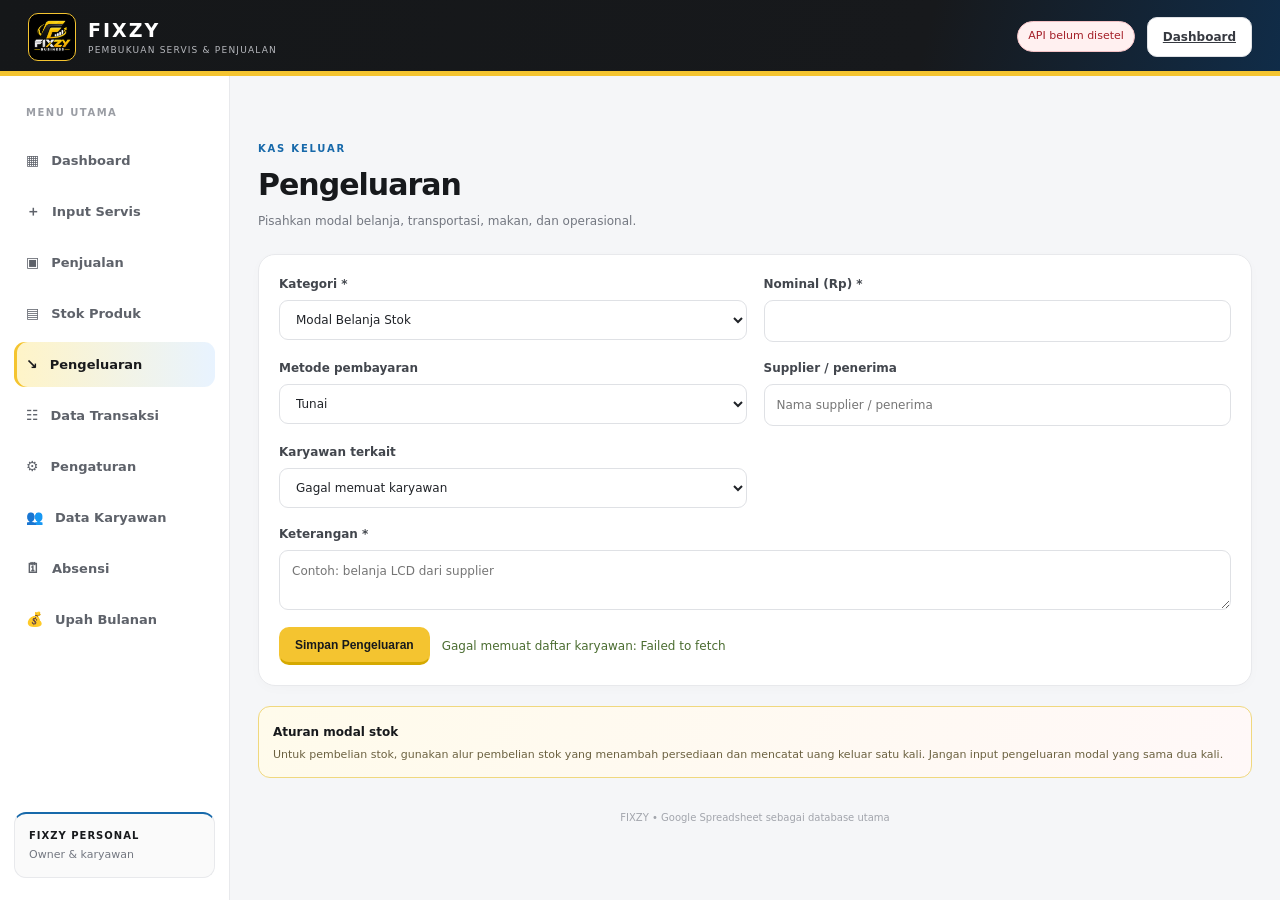
<file: pengeluaran.html>
<!doctype html><html lang="id"><head><meta charset="utf-8"><meta name="viewport" content="width=device-width,initial-scale=1"><title>FIXZY | Pengeluaran</title><style>
:root{--ink:#17191c;--muted:#737780;--line:#e8e9ec;--paper:#f5f6f8;--white:#fff;--yellow:#f4c430;--yellow-soft:#fff4c7;--blue:#1769aa;--blue-soft:#e8f3ff;--red:#d9363e;--red-soft:#fff0f0;--radius:17px}*{box-sizing:border-box}body{margin:0;background:var(--paper);color:var(--ink);font:14px/1.5 Inter,ui-sans-serif,system-ui,-apple-system,"Segoe UI",sans-serif}.topbar{height:76px;background:#151719;color:white;display:flex;align-items:center;justify-content:space-between;padding:0 28px;border-bottom:3px solid var(--yellow);position:sticky;top:0;z-index:10}.brand{display:flex;align-items:center;gap:12px}.brand-logo{display:block;width:48px;height:48px;object-fit:contain;background:#000;border:1px solid var(--yellow);border-radius:10px;padding:3px;flex:0 0 auto}.brand b{display:block;letter-spacing:2px;font-size:19px}.brand small{display:block;color:#b6b8bd;font-size:9px;letter-spacing:1.2px}.top-actions{display:flex;align-items:center;gap:12px}.pill{font-size:11px;padding:6px 10px;border-radius:30px;background:#30343a;color:#fff}.pill.ok{background:#163d2b;color:#9cf0bd}.pill.bad{background:#522b2b;color:#ffb6b6}.layout{display:grid;grid-template-columns:230px minmax(0,1fr);min-height:calc(100vh - 76px)}.sidebar{background:white;border-right:1px solid var(--line);padding:22px 14px;display:flex;flex-direction:column;gap:6px}.nav-label{font-size:10px;font-weight:800;color:#9a9da4;letter-spacing:1.5px;padding:7px 12px 12px}.nav{display:flex;align-items:center;gap:12px;text-align:left;width:100%;border:0;background:transparent;color:#5e626a;padding:12px;border-radius:11px;font-weight:650;cursor:pointer}.nav span{font-size:13px}.nav:hover,.nav.active{background:#fff5ce;color:#191a1c}.nav.active{box-shadow:inset 3px 0 var(--yellow)}.sidebar-note{margin-top:auto;border:1px solid var(--line);background:#fafafa;border-radius:12px;padding:14px}.sidebar-note b,.sidebar-note small{display:block}.sidebar-note b{font-size:10px;letter-spacing:1px}.sidebar-note small{font-size:11px;color:var(--muted);margin-top:4px}.main{padding:28px;min-width:0;max-width:1600px;width:100%;margin:auto}.page{display:none}.page.active{display:block}.page-head{display:flex;justify-content:space-between;align-items:center;gap:20px;margin-bottom:24px}.eyebrow{font-size:10px;font-weight:850;letter-spacing:1.8px;color:#a27a00;margin:0 0 6px}.page h1{font-size:30px;letter-spacing:-1px;margin:0}.sub{color:var(--muted);margin:5px 0 0;font-size:12px}.date-chip{background:white;border:1px solid var(--line);padding:9px 13px;border-radius:10px;font-size:12px;color:#5d6067}.stats{display:grid;grid-template-columns:repeat(4,minmax(0,1fr));gap:15px;margin-bottom:20px}.stat,.panel{background:white;border:1px solid var(--line);border-radius:var(--radius);padding:20px;box-shadow:0 3px 12px #1a1c2105}.stat{border-top:3px solid var(--yellow)}.stat span,.stat small{display:block;color:var(--muted);font-size:12px}.stat strong{display:block;font-size:26px;letter-spacing:-.7px;margin:10px 0 5px}.stat small{font-size:10px}.two-col{display:grid;grid-template-columns:minmax(0,1.15fr) minmax(300px,.85fr);gap:18px}.panel h2{font-size:16px;margin:0}.panel-head{display:flex;align-items:center;justify-content:space-between;gap:15px;margin-bottom:17px}.panel-head p{color:var(--muted);font-size:11px;margin:4px 0 0}.quick-grid{display:grid;grid-template-columns:repeat(2,1fr);gap:10px}.quick-grid button{display:flex;align-items:center;gap:11px;padding:13px;border:1px solid var(--line);border-radius:12px;background:#fff;cursor:pointer;text-align:left;font-size:12px;font-weight:700}.quick-grid button:hover{border-color:#e3bc28;background:#fffdf5}.quick-grid b{display:grid;place-items:center;width:30px;height:30px;background:var(--yellow-soft);border-radius:9px;font-size:18px}.notice{margin-top:18px;border:1px solid #f0d87e;background:#fffbeb;padding:14px;border-radius:12px}.notice b{font-size:12px}.notice p{font-size:11px;color:#6c6241;margin:5px 0 0}.btn{border:1px solid transparent;border-radius:10px;padding:10px 15px;font-weight:750;font-size:12px;cursor:pointer;white-space:nowrap}.btn.primary{background:var(--yellow);color:#17191c}.btn.primary:hover{background:#e9b90d}.btn.ghost{background:white;border-color:#dfe1e5;color:#363940}.btn.small{padding:7px 10px;font-size:11px}.form-grid{display:grid;grid-template-columns:repeat(2,minmax(0,1fr));gap:17px;margin-bottom:20px}.form-grid label{display:flex;flex-direction:column;gap:7px;font-size:12px;font-weight:750;color:#42464d}.form-grid input,.form-grid select,.form-grid textarea{font:inherit;font-weight:450;color:#202328;border:1px solid #dfe1e5;background:#fff;border-radius:9px;padding:11px 12px;width:100%;outline:none}.form-grid input:focus,.form-grid select:focus,.form-grid textarea:focus{border-color:#d6ac13;box-shadow:0 0 0 3px #f4c43028}.span-2{grid-column:span 2}.form-footer{display:flex;align-items:center;gap:12px;flex-wrap:wrap}.form-message{font-size:12px;color:#4b6d31}.empty{padding:24px;text-align:center;color:#999da5;font-size:12px}.table-wrap{overflow:auto;width:100%}table{border-collapse:collapse;width:100%;font-size:12px;white-space:nowrap}th{text-align:left;background:#f7f7f8;color:#6d7179;font-size:10px;text-transform:uppercase;letter-spacing:.5px}th,td{padding:12px;border-bottom:1px solid #eceef1}td{color:#373b42}.tabs{display:flex;gap:7px;border-bottom:1px solid var(--line);margin-bottom:16px;overflow:auto}.tab{border:0;border-bottom:2px solid transparent;background:transparent;padding:10px 14px;font-size:12px;color:var(--muted);cursor:pointer}.tab.active{border-color:var(--yellow);color:#17191c;font-weight:800}footer{text-align:center;color:#a2a5ac;font-size:10px;padding:32px 0 10px}.toast{position:fixed;right:22px;bottom:22px;background:#191b1e;color:white;padding:14px 18px;border-radius:12px;box-shadow:0 10px 35px #0002;max-width:360px;display:none;z-index:30}.toast.show{display:block}@media(max-width:1000px){.layout{grid-template-columns:190px minmax(0,1fr)}.main{padding:22px}.stats{grid-template-columns:repeat(2,1fr)}.two-col{grid-template-columns:1fr}}@media(max-width:700px){.topbar{padding:0 15px;height:68px}.brand small{font-size:8px}.top-actions .pill{display:none}.layout{display:block}.sidebar{position:sticky;top:68px;z-index:8;display:flex;flex-direction:row;overflow:auto;padding:8px;border-right:0;border-bottom:1px solid var(--line);gap:4px}.nav-label,.sidebar-note{display:none}.nav{min-width:max-content;width:auto;padding:10px 12px}.main{padding:18px 13px}.page h1{font-size:25px}.page-head{align-items:flex-start}.date-chip{display:none}.stats{gap:9px}.stat{padding:14px}.stat strong{font-size:21px}.panel{padding:15px}.form-grid{grid-template-columns:1fr;gap:13px}.span-2{grid-column:span 1}.form-footer{align-items:flex-start}.quick-grid{grid-template-columns:1fr 1fr}}

/* FIXZY logo sizing fix: keep the logo confined to the header badge */
header.topbar .brand img.brand-logo,
.topbar .brand-logo {
  display: block !important;
  width: 48px !important;
  min-width: 48px !important;
  max-width: 48px !important;
  height: 48px !important;
  min-height: 48px !important;
  max-height: 48px !important;
  object-fit: contain !important;
  object-position: center !important;
  padding: 3px !important;
  margin: 0 !important;
  flex: 0 0 48px !important;
  background: #000 !important;
  border: 1px solid var(--yellow) !important;
  border-radius: 10px !important;
}
header.topbar .brand { min-width: 0; }
header.topbar .brand img { position: static !important; }
@media (max-width: 700px) {
  header.topbar .brand img.brand-logo,
  .topbar .brand-logo {
    width: 42px !important;
    min-width: 42px !important;
    max-width: 42px !important;
    height: 42px !important;
    min-height: 42px !important;
    max-height: 42px !important;
    flex-basis: 42px !important;
  }
}


/* Aksen tambahan biru dan merah — kuning/hitam tetap menjadi identitas FIXZY */
.topbar{background:linear-gradient(105deg,#151719 0%,#17191c 72%,#102c48 100%)}
.topbar{box-shadow:inset 0 -2px 0 var(--yellow)}
.stat:nth-child(2){border-top-color:var(--blue)}
.stat:nth-child(3){border-top-color:var(--red)}
.stat:nth-child(4){border-top-color:var(--blue)}
.eyebrow{color:var(--blue)}
.nav:hover{background:var(--blue-soft);color:#164e7a}
.nav.active{background:linear-gradient(90deg,#fff4c7 0%,#e8f3ff 100%);color:#191a1c;box-shadow:inset 3px 0 var(--yellow)}
.quick-grid button:hover{border-color:var(--blue);background:var(--blue-soft)}
.quick-grid b{background:var(--yellow-soft);color:#17191c}
.btn.primary{background:var(--yellow);color:#17191c;border-bottom:3px solid #d5a900}
.btn.primary:hover{background:#e9b90d}
.btn.danger{background:var(--red);color:white}
.form-grid input:focus,.form-grid select:focus,.form-grid textarea:focus{border-color:var(--blue);box-shadow:0 0 0 3px #1769aa20}
.tab.active{border-color:var(--blue);color:var(--blue)}
th{background:#edf4fa}
.notice{border-color:#f0d87e;background:linear-gradient(110deg,#fffbeb 0%,#fff8f8 100%)}
.pill.ok{background:#e8f3ff;color:#15558a;border:1px solid #b7d8f6}
.pill.bad{background:var(--red-soft);color:#a51f28;border:1px solid #f3c1c4}
.sidebar-note{border-top:2px solid var(--blue)}
@media(max-width:700px){.topbar{background:linear-gradient(105deg,#151719 0%,#17191c 72%,#102c48 100%)}}

.item-row{display:grid;grid-template-columns:minmax(140px,2fr) minmax(70px,.7fr) minmax(110px,1fr) auto;gap:10px;align-items:end;padding:12px;border:1px solid var(--line,#e5e7eb);border-radius:12px;margin:8px 0;background:#fff}.item-row label{display:block;font-size:12px;color:#666}.item-row input,.item-row select{width:100%;margin-top:5px}.item-row .remove-item{min-height:40px}.item-list{margin-top:10px}@media(max-width:600px){.item-row{grid-template-columns:1fr 1fr}.item-row .item-product{grid-column:1/-1}.item-row .remove-item{grid-column:1/-1}}

.nav{text-decoration:none}.page{display:block}.main{max-width:1600px}
</style></head><body><header class="topbar"><a class="brand" href="index.html" style="text-decoration:none;color:inherit"><img class="brand-logo" src="logofixzy.png" alt="Logo FIXZY"><div><b>FIXZY</b><small>PEMBUKUAN SERVIS & PENJUALAN</small></div></a><div class="top-actions"><span id="apiStatus" class="pill muted">Memeriksa API...</span><a class="btn ghost" href="index.html">Dashboard</a></div></header><div class="layout"><aside class="sidebar"><div class="nav-label">MENU UTAMA</div><a class="nav " href="index.html">▦ <span>Dashboard</span></a><a class="nav " href="servis.html">＋ <span>Input Servis</span></a><a class="nav " href="penjualan.html">▣ <span>Penjualan</span></a><a class="nav " href="stok.html">▤ <span>Stok Produk</span></a><a class="nav active" href="pengeluaran.html">↘ <span>Pengeluaran</span></a><a class="nav " href="data.html">☷ <span>Data Transaksi</span></a><a class="nav" href="pengaturan.html">⚙ <span>Pengaturan</span></a><a class="nav" href="karyawan.html">👥 <span>Data Karyawan</span></a><a class="nav" href="absensi.html">🗓 <span>Absensi</span></a><a class="nav" href="upah.html">💰 <span>Upah Bulanan</span></a><div class="sidebar-note"><b>FIXZY PERSONAL</b><small>Owner & karyawan</small></div></aside><main class="main"><section class="page" id="page-pengeluaran"><div class="page-head"><div><p class="eyebrow">KAS KELUAR</p><h1>Pengeluaran</h1><p class="sub">Pisahkan modal belanja, transportasi, makan, dan operasional.</p></div></div><form id="expenseForm" class="panel form-grid"><label>Kategori *<select name="kategori" required><option>Modal Belanja Stok</option><option>Transportasi</option><option>Makan / Konsumsi</option><option>Operasional Konter</option><option>Kasbon Karyawan</option><option>Upah Karyawan</option><option>Peralatan Servis</option><option>Cicilan / Utang</option><option>Pengeluaran Lainnya</option></select></label><label>Nominal (Rp) *<input name="nominal" type="number" min="1" required></label><label>Metode pembayaran<select name="metode"><option>Tunai</option><option>Transfer</option><option>QRIS</option></select></label><label>Supplier / penerima<input name="supplier"></label><label>Karyawan terkait<select name="karyawanId" id="employeeSelect"><option value="">Tidak terkait karyawan</option></select></label><label class="span-2">Keterangan *<textarea name="keterangan" required rows="2" placeholder="Contoh: belanja LCD dari supplier"></textarea></label><div class="span-2 form-footer"><button class="btn primary" type="submit">Simpan Pengeluaran</button><span class="form-message" id="expenseMessage"></span></div></form><div class="notice"><b>Aturan modal stok</b><p>Untuk pembelian stok, gunakan alur pembelian stok yang menambah persediaan dan mencatat uang keluar satu kali. Jangan input pengeluaran modal yang sama dua kali.</p></div></section><footer>FIXZY • Google Spreadsheet sebagai database utama</footer></main></div><div id="toast" class="toast"></div><script>const FIXZY_API_URL='https://script.google.com/macros/s/AKfycbx_X4o5bQ6vQPOhMfnXJP6SXYnEguwCP1ULvlRBvvvfRtfv49Do66jy0zDiC9S_-n9k/exec';const FIXZY_APP_NAME='FIXZY';</script><script>const $=s=>document.querySelector(s), $$=s=>[...document.querySelectorAll(s)]; const money=n=>'Rp '+Number(n||0).toLocaleString('id-ID'); let currentTable='servis', productsCache=[];
function esc(v){return String(v??'').replace(/[&<>"']/g,c=>({'&':'&amp;','<':'&lt;','>':'&gt;','"':'&quot;',"'":'&#39;'}[c]))}
function toast(msg){const el=$('#toast');if(!el)return;el.textContent=msg;el.classList.add('show');setTimeout(()=>el.classList.remove('show'),3000)}
function apiReady(){return typeof FIXZY_API_URL==='string'&&FIXZY_API_URL.startsWith('https://script.google.com/macros/s/')}
async function apiGet(action){if(!apiReady())throw Error('URL Apps Script belum diisi.');const u=new URL(FIXZY_API_URL);u.searchParams.set('action',action);const r=await fetch(u);const j=await r.json();if(!j.ok)throw Error(j.message||'Permintaan gagal');return j}
async function apiPost(data){if(!apiReady())throw Error('URL Apps Script belum diisi.');const r=await fetch(FIXZY_API_URL,{method:'POST',headers:{'Content-Type':'text/plain;charset=utf-8'},body:JSON.stringify(data)});const j=await r.json();if(!j.ok)throw Error(j.message||'Permintaan gagal');return j}
function formObj(f){return Object.fromEntries(new FormData(f).entries())} function message(id,t){const e=$(id);if(e)e.textContent=t}
async function checkApi(){const s=$('#apiStatus');if(!s)return;try{await apiGet('ping');s.textContent='API terhubung';s.className='pill ok'}catch(e){s.textContent='API belum disetel';s.className='pill bad'}}

async function loadEmployees(){
  const el=$('#employeeSelect');
  if(!el)return;
  el.innerHTML='<option value="">Memuat daftar karyawan...</option>';
  try{
    const j=await apiGet('karyawan');
    const list=Array.isArray(j.data)?j.data:[];
    const active=list.filter(x=>{
      const status=String(x.Status??x.status??'Aktif').trim().toLowerCase();
      return !status || status==='aktif' || status==='active';
    });
    el.innerHTML='<option value="">Pilih karyawan</option>'+active.map(x=>{
      const id=x.ID??x.id??x['Karyawan ID']??'';
      const nama=x.Nama??x.nama??x['Nama Karyawan']??'';
      return id&&nama?`<option value="${esc(id)}">${esc(nama)}</option>`:'';
    }).join('');
    if(!active.length){el.innerHTML='<option value="">Belum ada karyawan aktif</option>';message('#expenseMessage','Daftar karyawan kosong. Tambahkan karyawan di menu Data Karyawan terlebih dahulu.');}
  }catch(e){
    console.error('Gagal memuat karyawan:',e);
    el.innerHTML='<option value="">Gagal memuat karyawan</option>';
    message('#expenseMessage','Gagal memuat daftar karyawan: '+(e.message||e));
  }
}
const categorySelect=$('#expenseForm select[name="kategori"]');
const employeeSelect=$('#employeeSelect');
function updateEmployeeRequirement(){
  const cat=categorySelect?.value||'';
  const required=cat==='Kasbon Karyawan'||cat==='Upah Karyawan';
  if(employeeSelect){
    employeeSelect.required=required;
    employeeSelect.disabled=false;
  }
  const sup=$('#expenseForm [name="supplier"]');
  if(sup&&required&&!sup.value) sup.placeholder='Otomatis diisi dari nama karyawan';
  else if(sup) sup.placeholder='Nama supplier / penerima';
}
categorySelect?.addEventListener('change',updateEmployeeRequirement);
employeeSelect?.addEventListener('change',()=>{
  const opt=employeeSelect.selectedOptions[0];
  const sup=$('#expenseForm [name="supplier"]');
  if(sup&&(categorySelect.value==='Kasbon Karyawan'||categorySelect.value==='Upah Karyawan')&&opt&&opt.value)sup.value=opt.textContent;
});
$('#expenseForm').addEventListener('submit',async e=>{
  e.preventDefault();
  const form=e.currentTarget,d=formObj(form);
  d.action='createexpense';d.nominal=Number(d.nominal||0);
  if((d.kategori==='Kasbon Karyawan'||d.kategori==='Upah Karyawan')&&!d.karyawanId){message('#expenseMessage','Pilih nama karyawan terlebih dahulu.');return;}
  const opt=employeeSelect?.selectedOptions?.[0];
  if(d.karyawanId&&opt)d.namaKaryawan=opt.textContent;
  const btn=form.querySelector('button[type=submit]');
  if(btn){btn.disabled=true;btn.textContent='Menyimpan...';}
  try{
    const j=await apiPost(d);message('#expenseMessage',j.message||'Pengeluaran tersimpan.');
    form.reset();updateEmployeeRequirement();await loadEmployees();toast('Pengeluaran tersimpan');
  }catch(err){message('#expenseMessage','Gagal menyimpan: '+(err.message||err));}
  finally{if(btn){btn.disabled=false;btn.textContent='Simpan Pengeluaran';}}
});
loadEmployees();checkApi();updateEmployeeRequirement();</script></body></html>
</file>
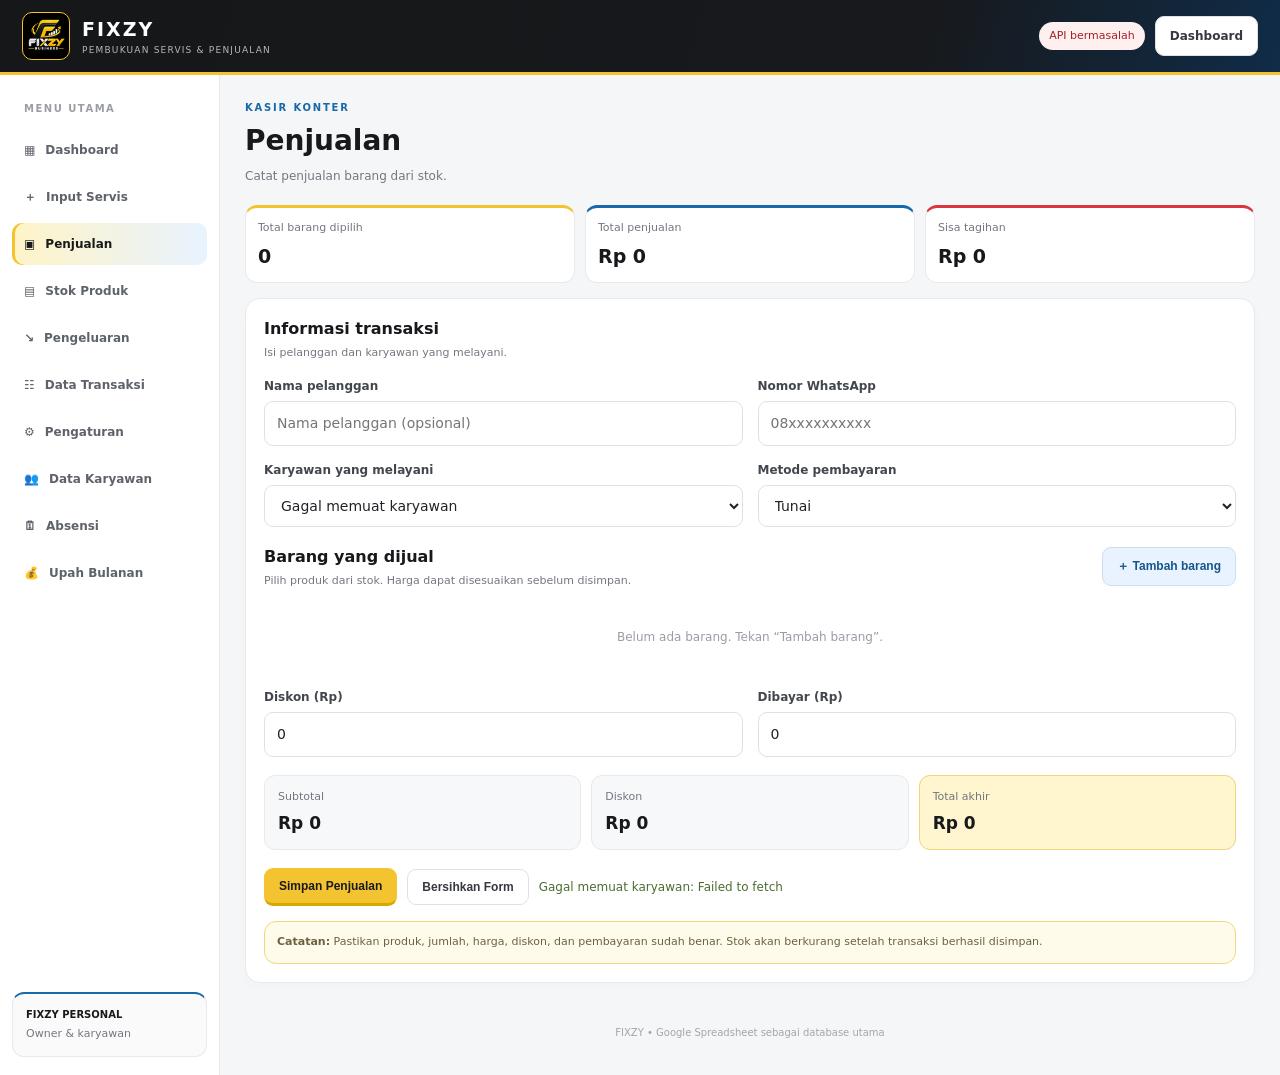
<file: penjualan.html>
<!doctype html>
<html lang="id">
<head>
<meta charset="utf-8">
<meta name="viewport" content="width=device-width,initial-scale=1">
<title>FIXZY | Penjualan</title>
<style>
:root{--ink:#17191c;--muted:#737780;--line:#e8e9ec;--paper:#f5f6f8;--yellow:#f4c430;--blue:#1769aa;--red:#d9363e;--green:#16884b}
*{box-sizing:border-box}body{margin:0;background:var(--paper);color:var(--ink);font:14px/1.5 system-ui,-apple-system,"Segoe UI",sans-serif}
.topbar{min-height:72px;background:linear-gradient(105deg,#151719 0%,#17191c 72%,#102c48 100%);color:white;display:flex;align-items:center;justify-content:space-between;gap:12px;padding:12px 22px;border-bottom:3px solid var(--yellow);position:sticky;top:0;z-index:10}
.brand{display:flex;align-items:center;gap:12px;text-decoration:none;color:inherit;min-width:0}.brand-logo{width:48px;height:48px;object-fit:contain;background:#000;border:1px solid var(--yellow);border-radius:10px;padding:3px;flex:0 0 48px}.brand b{display:block;letter-spacing:2px;font-size:19px}.brand small{display:block;color:#b6b8bd;font-size:9px;letter-spacing:1.2px}
.top-actions{display:flex;align-items:center;gap:10px}.pill{font-size:11px;padding:6px 10px;border-radius:30px;background:#30343a;color:#fff}.pill.ok{background:#e8f3ff;color:#15558a}.pill.bad{background:#fff0f0;color:#a51f28}
.layout{display:grid;grid-template-columns:220px minmax(0,1fr);min-height:calc(100vh - 72px)}.sidebar{background:white;border-right:1px solid var(--line);padding:18px 12px;display:flex;flex-direction:column;gap:5px}.nav-label{font-size:10px;font-weight:800;color:#9a9da4;letter-spacing:1.5px;padding:8px 12px}.nav{display:flex;align-items:center;gap:10px;padding:12px;border-radius:10px;text-decoration:none;color:#5e626a;font-weight:650;font-size:12px}.nav:hover{background:#e8f3ff;color:#15558a}.nav.active{background:linear-gradient(90deg,#fff4c7,#e8f3ff);color:#191a1c;box-shadow:inset 3px 0 var(--yellow)}.sidebar-note{margin-top:auto;border:1px solid var(--line);border-top:2px solid var(--blue);background:#fafafa;border-radius:12px;padding:13px}.sidebar-note b,.sidebar-note small{display:block}.sidebar-note b{font-size:10px}.sidebar-note small{font-size:11px;color:var(--muted);margin-top:4px}
.main{padding:25px;min-width:0;max-width:1600px;width:100%;margin:auto}.page-head{display:flex;justify-content:space-between;align-items:center;gap:15px;margin-bottom:20px}.eyebrow{font-size:10px;font-weight:850;letter-spacing:1.8px;color:var(--blue);margin:0 0 5px}h1{font-size:28px;margin:0}.sub{color:var(--muted);margin:5px 0 0;font-size:12px}
.panel{background:white;border:1px solid var(--line);border-radius:15px;padding:18px;margin-bottom:17px;box-shadow:0 3px 12px #1a1c2105}.panel h2{font-size:16px;margin:0}.panel-head{display:flex;align-items:center;justify-content:space-between;gap:12px;margin-bottom:15px}.panel-head p{color:var(--muted);font-size:11px;margin:4px 0 0}
.stats{display:grid;grid-template-columns:repeat(3,minmax(0,1fr));gap:10px;margin-bottom:15px}.stat{background:white;border:1px solid var(--line);border-top:3px solid var(--yellow);border-radius:12px;padding:12px}.stat:nth-child(2){border-top-color:var(--blue)}.stat:nth-child(3){border-top-color:var(--red)}.stat span{display:block;color:var(--muted);font-size:11px}.stat strong{display:block;font-size:19px;margin-top:5px;overflow-wrap:anywhere}
.btn{border:1px solid transparent;border-radius:9px;padding:10px 14px;font-weight:750;font-size:12px;cursor:pointer;white-space:nowrap;display:inline-flex;align-items:center;justify-content:center;gap:6px;text-decoration:none}.btn.primary{background:var(--yellow);color:#17191c;border-bottom:3px solid #d5a900}.btn.ghost{background:white;border-color:#dfe1e5;color:#363940}.btn.secondary{background:#e8f3ff;border-color:#cbdfee;color:#15558a}.btn.danger{background:var(--red);color:white}.btn.whatsapp{background:var(--green);color:white}.btn:disabled{opacity:.6;cursor:not-allowed}
.form-grid{display:grid;grid-template-columns:repeat(2,minmax(0,1fr));gap:15px;margin-bottom:18px}.field{display:flex;flex-direction:column;gap:6px;min-width:0}.field label{font-size:12px;font-weight:750;color:#42464d}.field input,.field select{font:inherit;color:#202328;border:1px solid #dfe1e5;background:#fff;border-radius:9px;padding:11px 12px;width:100%;outline:none;min-width:0}.field input:focus,.field select:focus{border-color:var(--blue);box-shadow:0 0 0 3px #1769aa20}.span-2{grid-column:span 2}.form-footer{display:flex;align-items:center;gap:10px;flex-wrap:wrap}.form-message{font-size:12px;color:#4b6d31;overflow-wrap:anywhere}
.item-row{display:grid;grid-template-columns:minmax(140px,2fr) minmax(70px,.7fr) minmax(110px,1fr) auto;gap:10px;align-items:end;padding:12px;border:1px solid var(--line);border-radius:12px;margin:8px 0;background:#fff}.item-row label{display:block;font-size:12px;color:#666}.item-row input,.item-row select{width:100%;margin-top:5px;padding:10px;border:1px solid #dfe1e5;border-radius:8px;font:inherit}.empty{padding:24px;text-align:center;color:#999da5;font-size:12px}.total-box{display:grid;grid-template-columns:repeat(3,minmax(0,1fr));gap:10px;margin-top:15px}.total-item{padding:13px;background:#f7f8fa;border:1px solid var(--line);border-radius:11px}.total-item span{display:block;font-size:11px;color:var(--muted)}.total-item strong{display:block;margin-top:5px;font-size:17px;overflow-wrap:anywhere}.total-item.highlight{background:#fff5ce;border-color:#ecd67e}.notice{margin-top:15px;border:1px solid #f0d87e;background:#fffbeb;padding:12px;border-radius:12px;font-size:11px;color:#6c6241}.table-wrap{overflow:auto}table{border-collapse:collapse;width:100%;font-size:12px}th,td{padding:8px;border-bottom:1px solid #eceef1;text-align:left}th{background:#edf4fa}footer{text-align:center;color:#a2a5ac;font-size:10px;padding:25px 0 10px}.toast{position:fixed;right:20px;bottom:20px;background:#191b1e;color:white;padding:13px 16px;border-radius:12px;box-shadow:0 10px 35px #0002;max-width:360px;display:none;z-index:30}.toast.show{display:block}
@media(max-width:900px){.layout{grid-template-columns:180px minmax(0,1fr)}.main{padding:18px}.stats{grid-template-columns:repeat(3,minmax(0,1fr))}}
@media(max-width:700px){.topbar{padding:10px 12px;min-height:66px}.brand-logo{width:42px;height:42px;flex-basis:42px}.brand b{font-size:16px}.brand small{font-size:8px}.top-actions .pill{display:none}.layout{display:block}.sidebar{position:sticky;top:66px;z-index:8;display:flex;flex-direction:row;overflow:auto;padding:7px;border-right:0;border-bottom:1px solid var(--line);gap:4px}.nav-label,.sidebar-note{display:none}.nav{min-width:max-content;padding:10px}.main{padding:15px 10px}h1{font-size:24px}.panel{padding:14px}.form-grid{grid-template-columns:1fr;gap:12px}.span-2{grid-column:span 1}.item-row{grid-template-columns:1fr 1fr}.item-row .item-product,.item-row .remove-item{grid-column:1/-1}.total-box{grid-template-columns:1fr}.stats{gap:7px}.stat{padding:9px}.stat strong{font-size:15px}}
@media print{.topbar,.sidebar,.page-head,.stats,.form-footer,.notice,footer{display:none!important}.layout{display:block}.main{padding:0}.panel{box-shadow:none;border:0}.receipt-only{display:block}}
</style>
</head>
<body>
<header class="topbar">
  <a class="brand" href="index.html"><img class="brand-logo" src="logofixzy.png" alt="Logo FIXZY"><div><b>FIXZY</b><small>PEMBUKUAN SERVIS & PENJUALAN</small></div></a>
  <div class="top-actions"><span id="apiStatus" class="pill">Memeriksa API...</span><a class="btn ghost" href="index.html">Dashboard</a></div>
</header>
<div class="layout">
<aside class="sidebar">
  <div class="nav-label">MENU UTAMA</div>
  <a class="nav" href="index.html">▦ <span>Dashboard</span></a><a class="nav" href="servis.html">＋ <span>Input Servis</span></a><a class="nav active" href="penjualan.html">▣ <span>Penjualan</span></a><a class="nav" href="stok.html">▤ <span>Stok Produk</span></a><a class="nav" href="pengeluaran.html">↘ <span>Pengeluaran</span></a><a class="nav" href="data.html">☷ <span>Data Transaksi</span></a><a class="nav" href="pengaturan.html">⚙ <span>Pengaturan</span></a><a class="nav" href="karyawan.html">👥 <span>Data Karyawan</span></a><a class="nav" href="absensi.html">🗓 <span>Absensi</span></a><a class="nav" href="upah.html">💰 <span>Upah Bulanan</span></a>
  <div class="sidebar-note"><b>FIXZY PERSONAL</b><small>Owner & karyawan</small></div>
</aside>
<main class="main">
<section id="page-penjualan">
  <div class="page-head"><div><p class="eyebrow">KASIR KONTER</p><h1>Penjualan</h1><p class="sub">Catat penjualan barang dari stok.</p></div></div>
  <div class="stats"><div class="stat"><span>Total barang dipilih</span><strong id="itemCount">0</strong></div><div class="stat"><span>Total penjualan</span><strong id="totalPreview">Rp 0</strong></div><div class="stat"><span>Sisa tagihan</span><strong id="remainingPreview">Rp 0</strong></div></div>
  <form id="saleForm" class="panel">
    <div class="panel-head"><div><h2>Informasi transaksi</h2><p>Isi pelanggan dan karyawan yang melayani.</p></div></div>
    <div class="form-grid">
      <div class="field"><label>Nama pelanggan</label><input name="namaPelanggan" id="customerName" placeholder="Nama pelanggan (opsional)"></div>
      <div class="field"><label>Nomor WhatsApp</label><input name="wa" id="customerWa" inputmode="tel" placeholder="08xxxxxxxxxx"></div>
      <div class="field"><label>Karyawan yang melayani</label><select name="karyawanId" id="employeeSelect"><option value="">Memuat karyawan...</option></select></div>
      <div class="field"><label>Metode pembayaran</label><select name="metode" id="paymentMethod"><option>Tunai</option><option>Transfer</option><option>QRIS</option><option>Piutang</option></select></div>
    </div>
    <div class="panel-head"><div><h2>Barang yang dijual</h2><p>Pilih produk dari stok. Harga dapat disesuaikan sebelum disimpan.</p></div><button class="btn secondary" type="button" id="addSaleItem">＋ Tambah barang</button></div>
    <div id="saleItems"><div class="empty">Belum ada barang. Tekan “Tambah barang”.</div></div>
    <div class="form-grid" style="margin-top:18px"><div class="field"><label>Diskon (Rp)</label><input name="diskon" id="discount" type="number" min="0" step="1" value="0"></div><div class="field"><label>Dibayar (Rp)</label><input name="dibayar" id="paidAmount" type="number" min="0" step="1" value="0"></div></div>
    <div class="total-box"><div class="total-item"><span>Subtotal</span><strong id="subtotalPreview">Rp 0</strong></div><div class="total-item"><span>Diskon</span><strong id="discountPreview">Rp 0</strong></div><div class="total-item highlight"><span>Total akhir</span><strong id="grandTotalPreview">Rp 0</strong></div></div>
    <div class="form-footer" style="margin-top:18px"><button class="btn primary" id="saveSaleButton" type="submit">Simpan Penjualan</button><button class="btn ghost" id="resetSaleButton" type="button">Bersihkan Form</button><span class="form-message" id="saleMessage" role="status"></span></div>
    <div class="notice"><b>Catatan:</b> Pastikan produk, jumlah, harga, diskon, dan pembayaran sudah benar. Stok akan berkurang setelah transaksi berhasil disimpan.</div>
  </form>
  <section class="panel" id="successPanel" hidden><div class="panel-head"><div><h2>Penjualan berhasil disimpan</h2><p id="successInfo"></p></div></div><div class="form-footer"><button class="btn whatsapp" id="sendWhatsApp" type="button">Kirim nota melalui WhatsApp</button><button class="btn ghost" id="printReceipt" type="button">Cetak nota</button></div><div id="receiptPreview" style="margin-top:18px"></div></section>
</section>
<footer>FIXZY • Google Spreadsheet sebagai database utama</footer>
</main>
</div>
<div id="toast" class="toast"></div>
<script>
const FIXZY_API_URL='https://script.google.com/macros/s/AKfycbx_X4o5bQ6vQPOhMfnXJP6SXYnEguwCP1ULvlRBvvvfRtfv49Do66jy0zDiC9S_-n9k/exec';
const $=s=>document.querySelector(s);
let productsCache=[],lastSavedSale=null,busy=false;
function esc(v){return String(v??'').replace(/[&<>"']/g,c=>({'&':'&amp;','<':'&lt;','>':'&gt;','"':'&quot;',"'":'&#39;'}[c]))}
function money(n){return 'Rp '+Math.round(Number(n||0)).toLocaleString('id-ID')}
function norm(s){return String(s||'').trim().toLowerCase()}
function toast(msg){const el=$('#toast');el.textContent=msg;el.classList.add('show');setTimeout(()=>el.classList.remove('show'),3500)}
function message(t){$('#saleMessage').textContent=t}
async function apiGet(action){const u=new URL(FIXZY_API_URL);u.searchParams.set('action',action);u.searchParams.set('_',Date.now());const r=await fetch(u);const j=await r.json();if(!j.ok)throw Error(j.message||'Permintaan gagal');return j}
async function apiPost(data){const r=await fetch(FIXZY_API_URL,{method:'POST',headers:{'Content-Type':'text/plain;charset=utf-8'},body:JSON.stringify(data)});const j=await r.json();if(!j.ok)throw Error(j.message||'Penyimpanan gagal');return j}
async function checkApi(){try{await apiGet('ping');$('#apiStatus').textContent='API terhubung';$('#apiStatus').className='pill ok'}catch(e){$('#apiStatus').textContent='API bermasalah';$('#apiStatus').className='pill bad';console.error(e)}}
async function loadEmployees(){const sel=$('#employeeSelect');sel.innerHTML='<option value="">Memuat karyawan...</option>';try{const j=await apiGet('karyawan');const employees=Array.isArray(j.data)?j.data:[];const active=employees.filter(e=>!e.Status||norm(e.Status)==='aktif');sel.innerHTML='<option value="">Pilih karyawan (opsional)</option>';active.forEach(e=>{const o=document.createElement('option');o.value=e.ID||'';o.textContent=e.Nama||e.ID||'Karyawan';sel.appendChild(o)});if(!active.length)sel.innerHTML='<option value="">Belum ada karyawan aktif</option>'}catch(e){sel.innerHTML='<option value="">Gagal memuat karyawan</option>';message('Gagal memuat karyawan: '+e.message)}}
async function loadProducts(){const j=await apiGet('stok');productsCache=(Array.isArray(j.data)?j.data:[]).filter(p=>String(p['Kode Produk']||'').trim()!=='');return productsCache}
function productByCode(code){return productsCache.find(p=>String(p['Kode Produk']??'').trim()===String(code??'').trim())}
function itemRow(){const opts=productsCache.map(p=>`<option value="${esc(p['Kode Produk'])}">${esc(p['Kode Produk'])} — ${esc(p['Nama Produk'])} (stok ${esc(p.Stok)})</option>`).join('');return `<div class="item-row"><label class="item-product">Produk<select class="item-code" required><option value="">Pilih produk</option>${opts}</select></label><label>Jumlah<input class="item-qty" type="number" min="1" step="1" value="1" required></label><label>Harga jual/unit<input class="item-price" type="number" min="0" step="1" placeholder="Harga produk" required></label><button class="btn danger remove-item" type="button">Hapus</button></div>`}
async function addSaleItem(){try{if(!productsCache.length)await loadProducts();if(!productsCache.length)throw Error('Stok produk kosong atau belum dapat dimuat.');if($('#saleItems').querySelector('.empty'))$('#saleItems').innerHTML='';$('#saleItems').insertAdjacentHTML('beforeend',itemRow());updateTotals()}catch(e){message(e.message);toast(e.message)}}
$('#addSaleItem').addEventListener('click',addSaleItem);
$('#saleItems').addEventListener('change',e=>{if(e.target.matches('.item-code')){const row=e.target.closest('.item-row'),p=productByCode(e.target.value);row.querySelector('.item-price').value=p?Number(p['Harga Jual']||0):'';updateTotals()}});
$('#saleItems').addEventListener('input',e=>{if(e.target.matches('.item-qty,.item-price'))updateTotals()});
$('#saleItems').addEventListener('click',e=>{if(e.target.matches('.remove-item')){e.target.closest('.item-row').remove();if(!$('#saleItems').querySelector('.item-row'))$('#saleItems').innerHTML='<div class="empty">Belum ada barang. Tekan “Tambah barang”.</div>';updateTotals()}});
function selectedItems(){return [...$('#saleItems').querySelectorAll('.item-row')].map(row=>{const code=row.querySelector('.item-code').value,p=productByCode(code);return {kodeProduk:code,namaProduk:p?p['Nama Produk']:'',qty:Number(row.querySelector('.item-qty').value||0),hargaJual:Number(row.querySelector('.item-price').value||0),stok:Number(p?.Stok||0)}}).filter(x=>x.kodeProduk&&x.qty>0)}
function calculate(){const items=selectedItems(),subtotal=items.reduce((s,x)=>s+x.qty*x.hargaJual,0),discount=Math.max(0,Number($('#discount').value||0)),total=Math.max(0,subtotal-discount),paid=Math.max(0,Number($('#paidAmount').value||0)),remaining=Math.max(0,total-paid);return {items,subtotal,discount,total,paid,remaining}}
function updateTotals(){const c=calculate();$('#itemCount').textContent=c.items.reduce((s,x)=>s+x.qty,0);$('#subtotalPreview').textContent=money(c.subtotal);$('#discountPreview').textContent=money(c.discount);$('#grandTotalPreview').textContent=money(c.total);$('#totalPreview').textContent=money(c.total);$('#remainingPreview').textContent=money(c.remaining)}
$('#discount').addEventListener('input',updateTotals);$('#paidAmount').addEventListener('input',updateTotals);
function normalizeWhatsApp(raw){let p=String(raw||'').trim().replace(/[^\d+]/g,'').replace(/(?!^)\+/g,'');if(p.startsWith('+'))p=p.slice(1);if(p.startsWith('00'))p=p.slice(2);if(p.startsWith('0'))p='62'+p.slice(1);else if(p.startsWith('8'))p='62'+p;return /^\d{8,15}$/.test(p)?p:''}
function makeReceipt(s){return `<div style="border:1px dashed #cfd3d8;border-radius:12px;padding:16px;max-width:520px;background:#fff;color:#202124"><div style="text-align:center;border-bottom:1px dashed #cfd3d8;padding-bottom:12px"><b style="font-size:18px">A YUDI THEA</b><div style="font-size:11px;color:#666">Servis HP, Aksesori & Sparepart</div><b style="display:block;margin-top:8px">NOTA PENJUALAN</b></div><div style="font-size:12px;padding:12px 0;line-height:1.8">No. Transaksi: <b>${esc(s.id)}</b><br>Tanggal: ${esc(s.tanggal)}<br>Pelanggan: ${esc(s.nama||'Pelanggan')}</div><table style="white-space:normal"><thead><tr><th>Barang</th><th>Qty</th><th>Harga</th><th>Subtotal</th></tr></thead><tbody>${s.items.map(i=>`<tr><td>${esc(i.namaProduk||i.kodeProduk)}</td><td>${i.qty}</td><td>${money(i.hargaJual)}</td><td>${money(i.qty*i.hargaJual)}</td></tr>`).join('')}</tbody></table><div style="font-size:12px;line-height:1.9;border-top:1px dashed #cfd3d8;margin-top:10px;padding-top:10px">Subtotal: <b>${money(s.subtotal)}</b><br>Diskon: <b>${money(s.discount)}</b><br>Total: <b>${money(s.total)}</b><br>Dibayar: <b>${money(s.paid)}</b><br>Sisa: <b>${money(s.remaining)}</b><br>Metode: ${esc(s.metode||'-')}</div><p style="text-align:center;font-size:11px;margin:12px 0 0">Terima kasih sudah berbelanja di A Yudi Thea 🙏</p></div>`}
$('#saleForm').addEventListener('submit',async e=>{e.preventDefault();if(busy)return;const form=e.currentTarget;const c=calculate(),f=new FormData(form),customer=String(f.get('namaPelanggan')||'').trim(),wa=String(f.get('wa')||'').trim(),employeeId=String(f.get('karyawanId')||''),metode=String(f.get('metode')||'Tunai');if(!c.items.length){message('Tambahkan minimal satu barang.');return}if(c.discount>c.subtotal){message('Diskon tidak boleh melebihi subtotal.');return}if(c.paid>c.total){message('Nominal dibayar tidak boleh melebihi total transaksi.');return}if(c.items.some(i=>!Number.isInteger(i.qty)||i.qty<1)){message('Jumlah barang harus berupa bilangan bulat minimal 1.');return}for(const i of c.items){if(i.qty>i.stok){message(`Stok ${i.namaProduk||i.kodeProduk} tidak cukup. Tersedia ${i.stok}.`);return}if(!Number.isFinite(i.hargaJual)||i.hargaJual<0){message('Harga jual tidak valid.');return}}if(wa&&!normalizeWhatsApp(wa)){message('Format nomor WhatsApp tidak valid. Periksa nomor pelanggan.');return}const btn=$('#saveSaleButton');busy=true;btn.disabled=true;btn.textContent='Menyimpan...';message('Menyimpan transaksi ke Google Spreadsheet...');try{const result=await apiPost({action:'createsale',karyawanId:employeeId,namaPelanggan:customer,wa,diskon:c.discount,dibayar:c.paid,metode,items:c.items.map(i=>({kode:i.kodeProduk,kodeProduk:i.kodeProduk,qty:i.qty,hargaJual:i.hargaJual,namaProduk:i.namaProduk,modalSatuan:i.modalSatuan}))});lastSavedSale={id:result.idPenjualan||result.id||'-',tanggal:new Date().toLocaleString('id-ID'),nama:customer,wa,metode,items:c.items,subtotal:c.subtotal,discount:c.discount,total:Number(result.total??c.total),paid:c.paid,remaining:Number(result.sisaPiutang??Math.max(0,c.total-c.paid))};$('#successInfo').textContent=`Transaksi ${lastSavedSale.id} • Total ${money(lastSavedSale.total)} • Sisa ${money(lastSavedSale.remaining)}`;$('#receiptPreview').innerHTML=makeReceipt(lastSavedSale);$('#successPanel').hidden=false;message('Penjualan berhasil disimpan. Nomor: '+lastSavedSale.id);toast('Penjualan berhasil disimpan.');form.reset();$('#saleItems').innerHTML='<div class="empty">Belum ada barang. Tekan “Tambah barang”.</div>';updateTotals();productsCache=[];try{await loadProducts()}catch(err){console.warn('Stok belum berhasil dimuat ulang',err)}}catch(err){console.error(err);message('Gagal menyimpan penjualan: '+err.message);toast('Gagal menyimpan penjualan')}finally{busy=false;btn.disabled=false;btn.textContent='Simpan Penjualan'}});
$('#resetSaleButton').addEventListener('click',()=>{if(!confirm('Bersihkan form penjualan?'))return;$('#saleForm').reset();$('#saleItems').innerHTML='<div class="empty">Belum ada barang. Tekan “Tambah barang”.</div>';$('#successPanel').hidden=true;message('');updateTotals()});
$('#sendWhatsApp').addEventListener('click',()=>{if(!lastSavedSale){toast('Belum ada transaksi tersimpan.');return}const s=lastSavedSale,phone=normalizeWhatsApp(s.wa);if(!phone){toast('Nomor WhatsApp pelanggan kosong atau tidak valid.');return}const greeting=s.nama?'Kak '+s.nama:'Kak';const text=`*A YUDI THEA | NOTA PENJUALAN*\n\nHalo, ${greeting} 😊\n\nTerima kasih sudah berbelanja di *A Yudi Thea*. Berikut rincian transaksi Kakak:\n\n🧾 No. Transaksi: ${s.id}\n📅 Tanggal: ${s.tanggal}\n\n${s.items.map(i=>`• ${i.namaProduk||i.kodeProduk} x${i.qty} — ${money(i.qty*i.hargaJual)}`).join('\n')}\n\nSubtotal: ${money(s.subtotal)}\nDiskon: ${money(s.discount)}\n*Total: ${money(s.total)}*\nDibayar: ${money(s.paid)}\nSisa tagihan: ${money(s.remaining)}\nMetode: ${s.metode}\n\nTerima kasih atas kepercayaan Kakak kepada *A Yudi Thea*. 🙏\n\nSalam,\n*A Yudi Thea*\nServis HP, Aksesori & Sparepart`;window.location.href='https://wa.me/'+phone+'?text='+encodeURIComponent(text)});
$('#printReceipt').addEventListener('click',()=>{if(!lastSavedSale)return;const content=$('#receiptPreview').innerHTML;const w=window.open('','_blank');if(!w){toast('Izinkan pop-up untuk mencetak nota.');return}w.document.write('<!doctype html><html><head><meta charset="utf-8"><title>Nota Penjualan</title><style>body{font:13px Arial;padding:20px;color:#222}table{width:100%;border-collapse:collapse}th,td{padding:6px;border-bottom:1px solid #ddd;text-align:left}th{background:#f3f3f3}</style></head><body>'+content+'</body></html>');w.document.close();w.focus();setTimeout(()=>w.print(),300)});
async function init(){await Promise.allSettled([checkApi(),loadEmployees(),loadProducts()]);updateTotals()}
init();
</script>
</body>
</html>
</file>
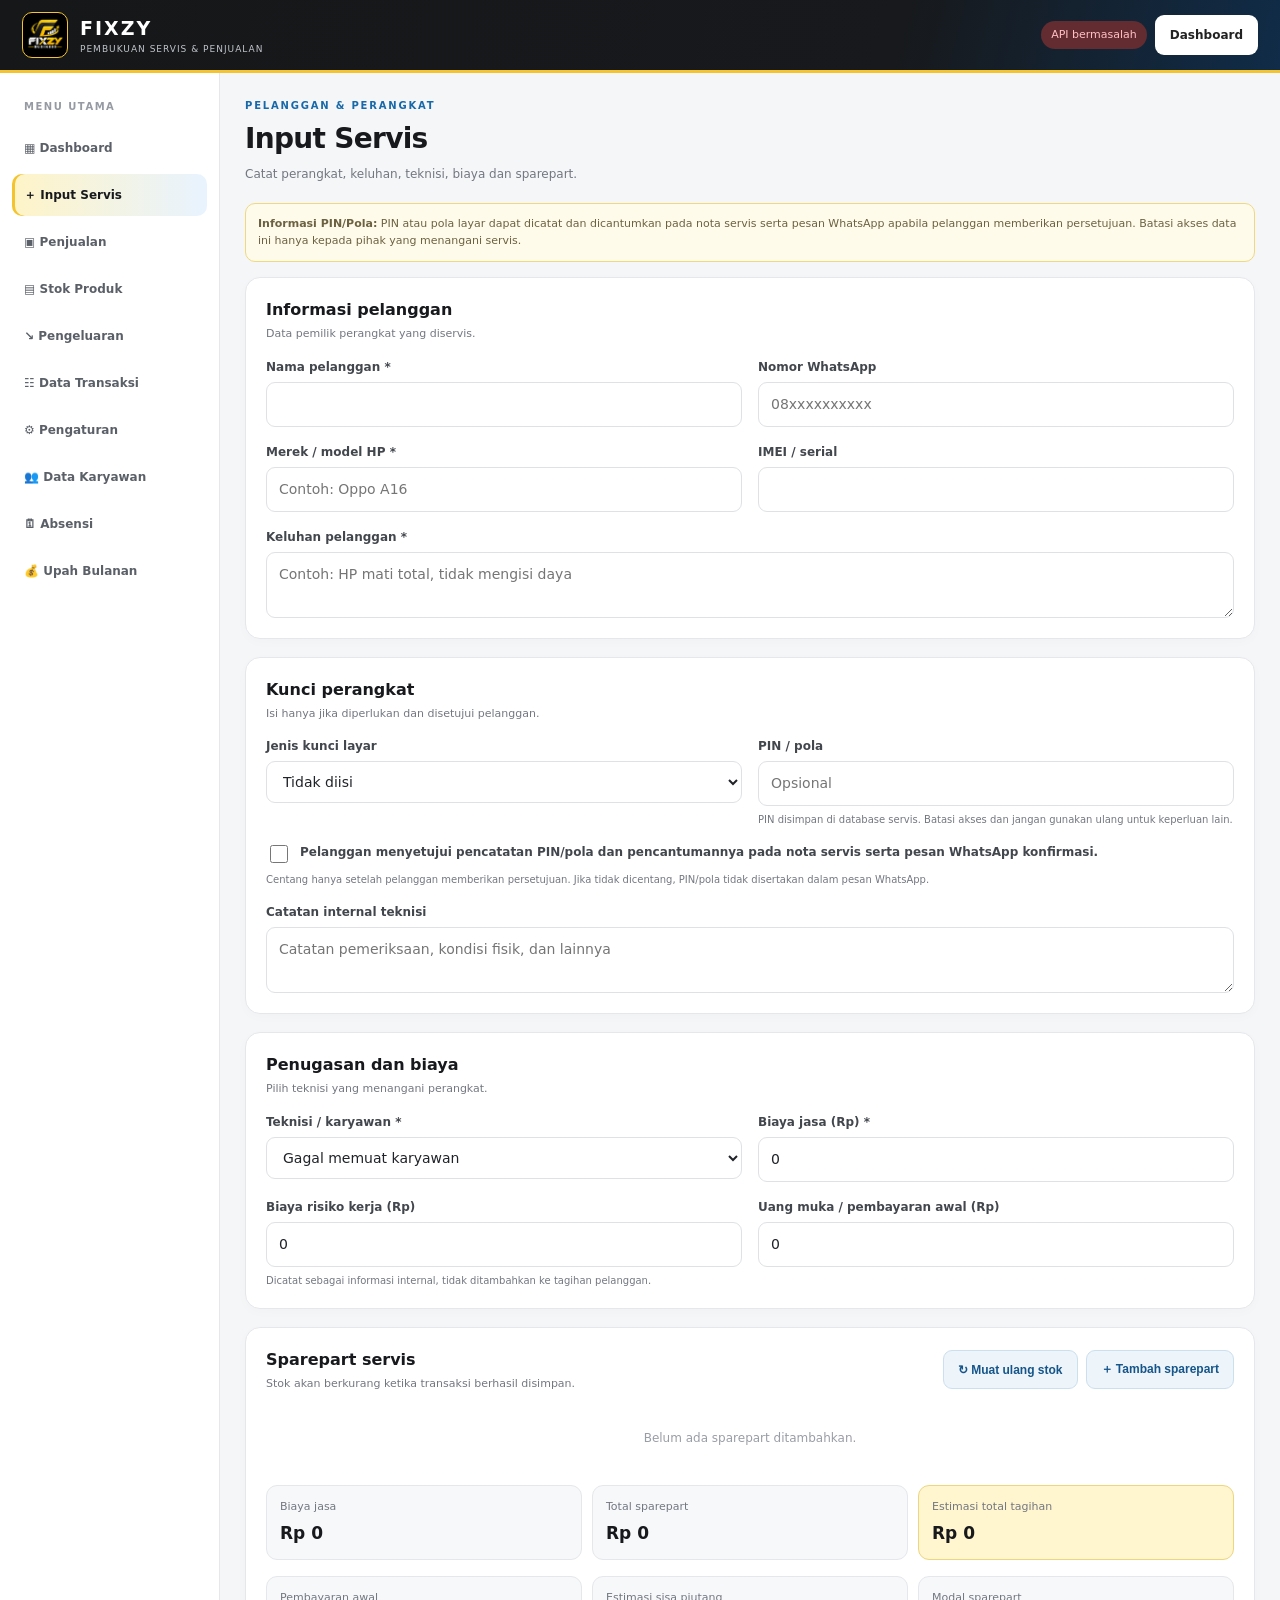
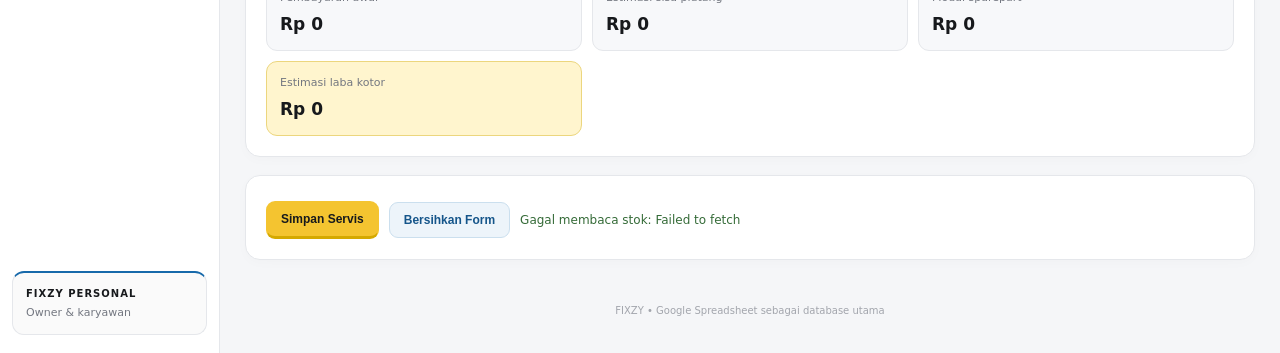
<file: servis.html>
<!DOCTYPE html>
<html lang="id">
<head>
<meta charset="UTF-8">
<meta name="viewport" content="width=device-width, initial-scale=1">
<title>FIXZY | Input Servis</title>
<style>
:root{--ink:#17191c;--muted:#737780;--line:#e5e7eb;--paper:#f5f6f8;--white:#fff;--yellow:#f4c430;--blue:#1769aa;--red:#d9363e;--green:#198754;--radius:15px}*{box-sizing:border-box}body{margin:0;background:var(--paper);color:var(--ink);font:14px/1.5 system-ui,-apple-system,"Segoe UI",sans-serif}.topbar{min-height:72px;background:linear-gradient(105deg,#151719,#17191c 70%,#102c48);color:white;display:flex;align-items:center;justify-content:space-between;gap:12px;padding:12px 22px;border-bottom:3px solid var(--yellow);position:sticky;top:0;z-index:20}.brand{display:flex;align-items:center;gap:12px;color:white;text-decoration:none;min-width:0}.brand-logo{width:46px;height:46px;object-fit:contain;padding:3px;background:#000;border:1px solid var(--yellow);border-radius:10px;flex-shrink:0}.brand b{display:block;font-size:19px;letter-spacing:2px}.brand small{display:block;color:#c1c4ca;font-size:9px;letter-spacing:1px}.top-actions{display:flex;align-items:center;gap:8px}.pill{border-radius:20px;padding:6px 10px;background:#30343a;color:white;font-size:11px}.pill.ok{background:#174c35;color:#a5f1c4}.pill.bad{background:#622c31;color:#ffc1c5}.btn{border:1px solid transparent;border-radius:9px;padding:10px 14px;font-size:12px;font-weight:750;cursor:pointer;text-decoration:none;display:inline-flex;align-items:center;justify-content:center;gap:6px}.btn.primary{background:var(--yellow);color:#17191c;border-bottom:3px solid #d5a900}.btn.secondary{background:#edf4fa;border-color:#cbdfee;color:#15558a}.btn.ghost{background:white;color:#222}.btn.danger{background:var(--red);color:white}.btn.whatsapp{background:#16884b;color:white}.btn:disabled{opacity:.6;cursor:not-allowed}.layout{display:grid;grid-template-columns:220px minmax(0,1fr);min-height:calc(100vh - 72px)}.sidebar{background:white;border-right:1px solid var(--line);padding:18px 12px;display:flex;flex-direction:column;gap:5px}.nav-label{padding:8px 12px;color:#969aa2;font-size:10px;font-weight:800;letter-spacing:1.5px}.nav{display:flex;align-items:center;gap:10px;padding:12px;border-radius:10px;text-decoration:none;color:#5b6068;font-weight:650;font-size:12px}.nav:hover{background:#e8f3ff;color:#15558a}.nav.active{background:linear-gradient(90deg,#fff4c7,#e8f3ff);color:#17191c;box-shadow:inset 3px 0 var(--yellow)}.sidebar-note{margin-top:auto;border:1px solid var(--line);border-top:2px solid var(--blue);border-radius:12px;padding:13px;background:#fafafa}.sidebar-note b,.sidebar-note small{display:block}.sidebar-note b{font-size:10px;letter-spacing:1px}.sidebar-note small{font-size:11px;color:var(--muted);margin-top:4px}.main{width:100%;max-width:1500px;margin:auto;padding:25px;min-width:0}.page-head{display:flex;align-items:center;justify-content:space-between;gap:15px;margin-bottom:20px}.eyebrow{color:var(--blue);font-size:10px;font-weight:850;letter-spacing:1.8px;margin:0 0 5px}h1{margin:0;font-size:28px;letter-spacing:-.7px}.sub{margin:5px 0 0;color:var(--muted);font-size:12px}.panel{background:white;border:1px solid var(--line);border-radius:var(--radius);padding:20px;margin-bottom:18px;box-shadow:0 3px 12px #1a1c2105}.panel-head{display:flex;align-items:center;justify-content:space-between;gap:12px;margin-bottom:15px}.panel-head h2{margin:0;font-size:16px}.panel-head p{margin:4px 0 0;color:var(--muted);font-size:11px}.form-grid{display:grid;grid-template-columns:repeat(2,minmax(0,1fr));gap:16px}.field{display:flex;flex-direction:column;gap:6px;min-width:0}.field label{font-size:12px;font-weight:750;color:#42464d}.field input,.field select,.field textarea{width:100%;min-width:0;padding:11px 12px;border:1px solid #dfe1e5;border-radius:9px;background:white;color:#202328;font:inherit;outline:none}.field input:focus,.field select:focus,.field textarea:focus{border-color:var(--blue);box-shadow:0 0 0 3px #1769aa20}.span-2{grid-column:span 2}.field small{color:var(--muted);font-size:10px}.form-footer{grid-column:span 2;display:flex;flex-wrap:wrap;align-items:center;gap:10px;padding-top:5px}.form-message{color:#356b38;font-size:12px;overflow-wrap:anywhere}.item-row{display:grid;grid-template-columns:minmax(150px,2fr) minmax(80px,.7fr) auto;gap:10px;align-items:end;border:1px solid var(--line);border-radius:11px;padding:12px;margin-bottom:9px}.item-row label{display:block;font-size:11px;font-weight:750}.item-row select,.item-row input{display:block;width:100%;margin-top:5px;padding:10px;border:1px solid #dfe1e5;border-radius:8px;background:white;font:inherit}.total-box{display:grid;grid-template-columns:repeat(3,minmax(0,1fr));gap:10px;margin-top:16px}.total-item{padding:13px;background:#f7f8fa;border:1px solid var(--line);border-radius:11px}.total-item span{display:block;font-size:11px;color:var(--muted)}.total-item strong{display:block;margin-top:5px;font-size:17px;overflow-wrap:anywhere}.total-item.highlight{background:#fff5ce;border-color:#ecd67e}.notice{padding:12px;border:1px solid #f0d87e;border-radius:10px;background:#fffbeb;color:#6c6241;font-size:11px;margin-bottom:15px}.empty{padding:22px;text-align:center;color:#999da5;font-size:12px}footer{padding:25px 0 10px;text-align:center;color:#a2a5ac;font-size:10px}.toast{position:fixed;bottom:20px;right:20px;z-index:99;max-width:calc(100% - 40px);padding:13px 16px;border-radius:10px;background:#17191c;color:white;box-shadow:0 8px 25px #0002;display:none}.toast.show{display:block}@media(max-width:800px){.layout{display:block}.sidebar{position:sticky;top:72px;z-index:15;flex-direction:row;overflow-x:auto;padding:7px;border-right:0;border-bottom:1px solid var(--line)}.nav-label,.sidebar-note{display:none}.nav{white-space:nowrap;min-width:max-content;padding:10px}.main{padding:17px 12px}.panel{padding:14px}h1{font-size:24px}}@media(max-width:520px){.topbar{padding:10px 12px}.brand-logo{width:40px;height:40px}.brand b{font-size:16px}.brand small{font-size:8px}.top-actions .pill{display:none}.top-actions .btn{padding:9px}.form-grid{grid-template-columns:1fr;gap:13px}.span-2,.form-footer{grid-column:span 1}.item-row{grid-template-columns:1fr 1fr}.item-row .item-product{grid-column:span 2}.item-row .remove-item{grid-column:span 2}.total-box{grid-template-columns:1fr}.total-item strong{font-size:19px}}
</style>
</head>
<body>
<header class="topbar"><a class="brand" href="index.html"><img class="brand-logo" src="logofixzy.png" alt="FIXZY"><div><b>FIXZY</b><small>PEMBUKUAN SERVIS & PENJUALAN</small></div></a><div class="top-actions"><span id="apiStatus" class="pill">Memeriksa API...</span><a class="btn ghost" href="index.html">Dashboard</a></div></header>
<div class="layout"><aside class="sidebar"><div class="nav-label">MENU UTAMA</div><a class="nav" href="index.html">▦ Dashboard</a><a class="nav active" href="servis.html">＋ Input Servis</a><a class="nav" href="penjualan.html">▣ Penjualan</a><a class="nav" href="stok.html">▤ Stok Produk</a><a class="nav" href="pengeluaran.html">↘ Pengeluaran</a><a class="nav" href="data.html">☷ Data Transaksi</a><a class="nav" href="pengaturan.html">⚙ Pengaturan</a><a class="nav" href="karyawan.html">👥 Data Karyawan</a><a class="nav" href="absensi.html">🗓 Absensi</a><a class="nav" href="upah.html">💰 Upah Bulanan</a><div class="sidebar-note"><b>FIXZY PERSONAL</b><small>Owner & karyawan</small></div></aside>
<main class="main"><div class="page-head"><div><p class="eyebrow">PELANGGAN & PERANGKAT</p><h1>Input Servis</h1><p class="sub">Catat perangkat, keluhan, teknisi, biaya dan sparepart.</p></div></div>
<div class="notice"><b>Informasi PIN/Pola:</b> PIN atau pola layar dapat dicatat dan dicantumkan pada nota servis serta pesan WhatsApp apabila pelanggan memberikan persetujuan. Batasi akses data ini hanya kepada pihak yang menangani servis.</div>
<form id="servisForm">
<section class="panel"><div class="panel-head"><div><h2>Informasi pelanggan</h2><p>Data pemilik perangkat yang diservis.</p></div></div><div class="form-grid"><div class="field"><label>Nama pelanggan *</label><input name="namaPelanggan" required></div><div class="field"><label>Nomor WhatsApp</label><input name="wa" inputmode="tel" placeholder="08xxxxxxxxxx"></div><div class="field"><label>Merek / model HP *</label><input name="model" required placeholder="Contoh: Oppo A16"></div><div class="field"><label>IMEI / serial</label><input name="imei"></div><div class="field span-2"><label>Keluhan pelanggan *</label><textarea name="keluhan" rows="2" required placeholder="Contoh: HP mati total, tidak mengisi daya"></textarea></div></div></section>
<section class="panel"><div class="panel-head"><div><h2>Kunci perangkat</h2><p>Isi hanya jika diperlukan dan disetujui pelanggan.</p></div></div><div class="form-grid"><div class="field"><label>Jenis kunci layar</label><select name="jenisKunci" id="jenisKunci"><option value="">Tidak diisi</option><option value="PIN">PIN</option><option value="Pola">Pola</option><option value="Password">Password</option><option value="Tidak Ada">Tidak ada kunci</option></select></div><div class="field"><label>PIN / pola</label><input name="pinPola" id="pinPola" type="password" autocomplete="off" placeholder="Opsional"><small>PIN disimpan di database servis. Batasi akses dan jangan gunakan ulang untuk keperluan lain.</small></div><div class="field span-2"><label style="display:flex;align-items:flex-start;gap:9px"><input type="checkbox" id="izinPinNota" name="izinPinNota" value="Ya" style="width:18px;height:18px;margin-top:2px;flex-shrink:0"><span>Pelanggan menyetujui pencatatan PIN/pola dan pencantumannya pada nota servis serta pesan WhatsApp konfirmasi.</span></label><small>Centang hanya setelah pelanggan memberikan persetujuan. Jika tidak dicentang, PIN/pola tidak disertakan dalam pesan WhatsApp.</small></div><div class="field span-2"><label>Catatan internal teknisi</label><textarea name="catatan" rows="2" placeholder="Catatan pemeriksaan, kondisi fisik, dan lainnya"></textarea></div></div></section>
<section class="panel"><div class="panel-head"><div><h2>Penugasan dan biaya</h2><p>Pilih teknisi yang menangani perangkat.</p></div></div><div class="form-grid"><div class="field"><label>Teknisi / karyawan *</label><select name="karyawanId" id="employeeSelect" required><option value="">Memuat karyawan...</option></select></div><div class="field"><label>Biaya jasa (Rp) *</label><input name="biayaJasa" id="biayaJasa" type="number" min="0" step="1" required value="0"></div><div class="field"><label>Biaya risiko kerja (Rp)</label><input name="biayaRisiko" id="biayaRisiko" type="number" min="0" step="1" value="0"><small>Dicatat sebagai informasi internal, tidak ditambahkan ke tagihan pelanggan.</small></div><div class="field"><label>Uang muka / pembayaran awal (Rp)</label><input name="dibayar" id="dibayar" type="number" min="0" step="1" value="0"></div></div></section>
<section class="panel"><div class="panel-head"><div><h2>Sparepart servis</h2><p>Stok akan berkurang ketika transaksi berhasil disimpan.</p></div><div style="display:flex;gap:8px;flex-wrap:wrap"><button class="btn secondary" type="button" id="refreshProductsButton">↻ Muat ulang stok</button><button class="btn secondary" type="button" id="addServicePart">＋ Tambah sparepart</button></div></div><div id="serviceParts"><div class="empty">Belum ada sparepart ditambahkan.</div></div><div class="total-box"><div class="total-item"><span>Biaya jasa</span><strong id="previewJasa">Rp 0</strong></div><div class="total-item"><span>Total sparepart</span><strong id="previewPart">Rp 0</strong></div><div class="total-item highlight"><span>Estimasi total tagihan</span><strong id="previewTotal">Rp 0</strong></div></div><div class="total-box"><div class="total-item"><span>Pembayaran awal</span><strong id="previewDibayar">Rp 0</strong></div><div class="total-item"><span>Estimasi sisa piutang</span><strong id="previewSisa">Rp 0</strong></div><div class="total-item"><span>Modal sparepart</span><strong id="previewModal">Rp 0</strong></div><div class="total-item highlight"><span>Estimasi laba kotor</span><strong id="previewLaba">Rp 0</strong></div></div></section>
<section class="panel"><div class="form-footer"><button class="btn primary" id="saveServiceButton" type="submit">Simpan Servis</button><button class="btn secondary" type="button" id="resetServiceButton">Bersihkan Form</button><span class="form-message" id="servisMessage" role="status"></span></div></section></form>
<section class="panel" id="successPanel" hidden><div class="panel-head"><div><h2>Servis berhasil disimpan</h2><p id="successInfo"></p></div></div><button class="btn whatsapp" id="sendWhatsApp" type="button">Kirim informasi servis melalui WhatsApp</button></section><footer>FIXZY • Google Spreadsheet sebagai database utama</footer></main></div><div id="toast" class="toast"></div>
<script>
const FIXZY_API_URL='https://script.google.com/macros/s/AKfycbx_X4o5bQ6vQPOhMfnXJP6SXYnEguwCP1ULvlRBvvvfRtfv49Do66jy0zDiC9S_-n9k/exec';
const FIXZY_APP_NAME='FIXZY';const $=s=>document.querySelector(s);let productsCache=[];let lastSavedService=null;
function esc(value){return String(value??'').replace(/[&<>"']/g,c=>({'&':'&amp;','<':'&lt;','>':'&gt;','"':'&quot;',"'":'&#39;'}[c]))}function money(value){return 'Rp '+Number(value||0).toLocaleString('id-ID')}function toast(text){const e=$('#toast');e.textContent=text;e.classList.add('show');setTimeout(()=>e.classList.remove('show'),3500)}function setMessage(text){$('#servisMessage').textContent=text}function apiReady(){return FIXZY_API_URL.startsWith('https://script.google.com/macros/s/')}
async function apiGet(action){if(!apiReady())throw new Error('URL API FIXZY belum diatur.');const url=new URL(FIXZY_API_URL);url.searchParams.set('action',action);const response=await fetch(url);const result=await response.json();if(!result.ok)throw new Error(result.message||'Permintaan gagal.');return result}
async function apiPost(data){if(!apiReady())throw new Error('URL API FIXZY belum diatur.');const response=await fetch(FIXZY_API_URL,{method:'POST',headers:{'Content-Type':'text/plain;charset=utf-8'},body:JSON.stringify(data)});const result=await response.json();if(!result.ok)throw new Error(result.message||'Penyimpanan gagal.');return result}
async function checkApi(){const status=$('#apiStatus');try{await apiGet('ping');status.textContent='API terhubung';status.className='pill ok'}catch(error){status.textContent='API bermasalah';status.className='pill bad';console.error(error)}}
async function loadEmployees(){const select=$('#employeeSelect');select.innerHTML='<option value="">Memuat karyawan...</option>';try{const result=await apiGet('karyawan');const employees=result.data||[];select.innerHTML='<option value="">Pilih teknisi / karyawan</option>';employees.filter(e=>!e.Status||String(e.Status).toLowerCase()==='aktif').forEach(e=>{const o=document.createElement('option');o.value=e.ID;o.textContent=e.Nama;select.appendChild(o)});if(!select.options.length||select.options.length===1)select.innerHTML='<option value="">Belum ada karyawan aktif</option>'}catch(error){select.innerHTML='<option value="">Gagal memuat karyawan</option>';console.error(error);setMessage('Gagal memuat karyawan: '+error.message)}}
async function loadProducts(){
  const result=await apiGet('stok');
  const raw=Array.isArray(result.data)?result.data:(Array.isArray(result.produk)?result.produk:(Array.isArray(result.items)?result.items:[]));
  productsCache=raw.map(p=>({
    ...p,
    'Kode Produk':String(p['Kode Produk']??p.kodeProduk??p.kode??p.Kode??'').trim(),
    'Nama Produk':String(p['Nama Produk']??p.namaProduk??p.nama??p.Produk??'').trim(),
    'Harga Jual':Number(p['Harga Jual']??p.hargaJual??p.harga??0),
    Stok:Number(p.Stok??p.stok??p['Stok Tersedia']??0)
  })).filter(p=>p['Kode Produk']&&p['Nama Produk']);
  return productsCache;
}
function itemRow(){const options=productsCache.map(p=>`<option value="${esc(p['Kode Produk'])}">${esc(p['Kode Produk'])} — ${esc(p['Nama Produk'])} (stok ${esc(p.Stok)})</option>`).join('');return `<div class="item-row"><label class="item-product">Produk<select class="item-code" required><option value="">Pilih produk</option>${options}</select><small class="item-cost">Modal/unit: Rp 0</small></label><label>Jumlah<input class="item-qty" type="number" min="1" step="1" value="1" required></label><button class="btn danger remove-item" type="button">Hapus</button></div>`}
async function refreshProducts(showMessage=true){
  const button=$('#refreshProductsButton');if(button){button.disabled=true;button.textContent='Memuat...'}
  try{
    await loadProducts();
    if(productsCache.length){const msg='Stok berhasil dimuat: '+productsCache.length+' produk.';if(showMessage){setMessage(msg);toast(msg)}return true}
    const msg='API terhubung, tetapi daftar produk kosong. Buka Stok Produk, pastikan produk tersimpan pada FIXZY yang sama, lalu tekan Muat Ulang Stok.';
    setMessage(msg);if(showMessage)toast(msg);return false;
  }catch(error){const msg='Gagal membaca stok: '+error.message;setMessage(msg);if(showMessage)toast(msg);return false}
  finally{if(button){button.disabled=false;button.textContent='↻ Muat ulang stok'}}
}
async function addServicePart(){try{if(!productsCache.length)await loadProducts();if(!productsCache.length)throw new Error('Daftar stok dari API kosong. Buka Stok Produk dan pastikan produk tersimpan pada spreadsheet FIXZY yang sama, lalu tekan “Muat ulang stok”.');const c=$('#serviceParts');if(c.querySelector('.empty'))c.innerHTML='';c.insertAdjacentHTML('beforeend',itemRow());updateTotals()}catch(error){setMessage(error.message);toast(error.message)}}
$('#addServicePart').addEventListener('click',addServicePart);
$('#refreshProductsButton').addEventListener('click',()=>refreshProducts(true));
$('#serviceParts').addEventListener('click',e=>{if(e.target.matches('.remove-item')){e.target.closest('.item-row').remove();if(!$('#serviceParts').querySelector('.item-row'))$('#serviceParts').innerHTML='<div class="empty">Belum ada sparepart ditambahkan.</div>';updateTotals()}});$('#serviceParts').addEventListener('change',updateTotals);$('#serviceParts').addEventListener('input',updateTotals);
function getSelectedParts(){return [...$('#serviceParts').querySelectorAll('.item-row')].map(row=>{const code=row.querySelector('.item-code').value;const qty=Number(row.querySelector('.item-qty').value||0);const product=productsCache.find(p=>String(p['Kode Produk'])===String(code));const modal=product?Number(product['Modal Satuan']??product.modal??0):0;const costLabel=row.querySelector('.item-cost');if(costLabel)costLabel.textContent='Modal/unit: '+money(modal);return{kode:code,qty,nama:product?product['Nama Produk']:'',harga:product?Number(product['Harga Jual']||0):0,modal,stok:product?Number(product.Stok||0):0}}).filter(p=>p.kode&&p.qty>0)}
function updateTotals(){const jasa=Number($('#biayaJasa').value||0),dibayar=Number($('#dibayar').value||0),parts=getSelectedParts();const partTotal=parts.reduce((sum,p)=>sum+p.harga*p.qty,0),modalTotal=parts.reduce((sum,p)=>sum+p.modal*p.qty,0),total=jasa+partTotal,sisa=Math.max(0,total-dibayar);$('#previewJasa').textContent=money(jasa);$('#previewPart').textContent=money(partTotal);$('#previewTotal').textContent=money(total);$('#previewDibayar').textContent=money(dibayar);$('#previewSisa').textContent=money(sisa);if($('#previewModal'))$('#previewModal').textContent=money(modalTotal);if($('#previewLaba'))$('#previewLaba').textContent=money(total-modalTotal)}$('#biayaJasa').addEventListener('input',updateTotals);$('#dibayar').addEventListener('input',updateTotals);
$('#resetServiceButton').addEventListener('click',()=>{if(!confirm('Bersihkan semua isian form servis?'))return;$('#servisForm').reset();$('#serviceParts').innerHTML='<div class="empty">Belum ada sparepart ditambahkan.</div>';$('#successPanel').hidden=true;lastSavedService=null;setMessage('');updateTotals()});
$('#servisForm').addEventListener('submit',async event=>{event.preventDefault();const button=$('#saveServiceButton');if(button.disabled)return;const form=event.currentTarget,data=Object.fromEntries(new FormData(form).entries()),employeeSelect=$('#employeeSelect'),employeeOption=employeeSelect.options[employeeSelect.selectedIndex];data.action='createservis';data.karyawanId=employeeSelect.value;data.teknisi=employeeOption&&employeeSelect.value?employeeOption.textContent:'';data.biayaJasa=Number(data.biayaJasa||0);data.biayaRisiko=Number(data.biayaRisiko||0);data.dibayar=Number(data.dibayar||0);data.spareparts=getSelectedParts().map(p=>({kode:p.kode,qty:p.qty}));data.izinPinNota=$('#izinPinNota').checked;if(!data.namaPelanggan||!data.model||!data.keluhan){setMessage('Nama pelanggan, model HP, dan keluhan wajib diisi.');return}if(!data.karyawanId){setMessage('Pilih teknisi atau karyawan terlebih dahulu.');return}if(data.dibayar<0||data.biayaJasa<0||data.biayaRisiko<0){setMessage('Nominal tidak boleh negatif.');return}if(data.dibayar>Number($('#previewTotal').textContent.replace(/[^0-9]/g,''))){setMessage('Pembayaran awal tidak boleh melebihi total tagihan.');return}for(const p of getSelectedParts()){if(p.qty>p.stok){setMessage('Stok '+p.nama+' tidak mencukupi. Stok tersedia: '+p.stok);return}}if(data.pinPola&&!data.izinPinNota&&!confirm('Pelanggan belum menyetujui pencantuman PIN pada nota/WhatsApp. PIN tetap dikirim ke backend untuk pencatatan internal, tetapi tidak akan disertakan pada pesan WhatsApp. Lanjutkan?'))return;button.disabled=true;button.textContent='Menyimpan...';setMessage('Sedang menyimpan data servis...');try{const result=await apiPost(data);lastSavedService={id:result.idServis||'',nama:data.namaPelanggan,wa:data.wa,model:data.model,keluhan:data.keluhan,total:result.totalTagihan??result.total??Number($('#previewTotal').textContent.replace(/[^0-9]/g,'')),sisa:result.sisaPiutang??Number($('#previewSisa').textContent.replace(/[^0-9]/g,'')),jenisKunci:data.jenisKunci||'',pinPola:data.pinPola||'',izinPinNota:$('#izinPinNota').checked};$('#successInfo').textContent='Nomor servis: '+lastSavedService.id;$('#successPanel').hidden=false;setMessage('Servis berhasil disimpan. Nomor: '+lastSavedService.id);toast('Data servis berhasil disimpan.');form.reset();$('#serviceParts').innerHTML='<div class="empty">Belum ada sparepart ditambahkan.</div>';updateTotals();productsCache=[];await loadProducts()}catch(error){console.error(error);setMessage('Gagal menyimpan servis: '+error.message);toast(error.message)}finally{button.disabled=false;button.textContent='Simpan Servis'}});
function normalizeWhatsAppNumber(raw){let phone=String(raw||'').trim().replace(/[^\d+]/g,'').replace(/(?!^)\+/g,'');if(!phone)return'';if(phone.startsWith('+'))phone=phone.substring(1);if(phone.startsWith('00'))phone=phone.substring(2);if(phone.startsWith('0'))phone='62'+phone.substring(1);else if(phone.startsWith('8'))phone='62'+phone;if(!/^\d{8,15}$/.test(phone))return'';return phone}
$('#sendWhatsApp').addEventListener('click',()=>{if(!lastSavedService){toast('Belum ada servis yang tersimpan.');return}const s=lastSavedService,phone=normalizeWhatsAppNumber(s.wa);if(!phone){toast('Nomor WhatsApp belum diisi atau tidak valid. Periksa nomor pelanggan.');return}const greeting=s.nama?'Kak '+String(s.nama).trim():'Kak',moneyID=v=>'Rp '+Number(v||0).toLocaleString('id-ID'),total=Number(s.total||0),remaining=Number(s.sisa||0),initial=Math.max(0,total-remaining);const pinLine=s.izinPinNota&&s.pinPola?`🔐 Jenis Kunci: ${s.jenisKunci||'-'}\n🔑 PIN/Pola: ${s.pinPola}\n\n`:'';const messageText=`*A YUDI THEA | KONFIRMASI SERVIS HP*\n\nHalo, ${greeting} 😊\n\nTerima kasih sudah mempercayakan servis HP kepada *A Yudi Thea*.\n\nBerikut informasi servis Kakak:\n\n🧾 ID Servis: ${s.id||'-'}\n📱 HP: ${s.model||'-'}\n📝 Keluhan: ${s.keluhan||'-'}\n\n${pinLine}💰 Estimasi Total Biaya: ${moneyID(total)}\n💵 Pembayaran Awal Tercatat: ${moneyID(initial)}\n📌 Estimasi Sisa Biaya: ${moneyID(remaining)}\n\nServis Kakak sudah kami catat dan akan diproses sesuai antrean pengerjaan. Kami akan menginformasikan jika ada perkembangan atau kendala selama proses servis.\n\nNominal di atas merupakan estimasi berdasarkan data servis saat ini dan dapat dikonfirmasi kembali setelah pemeriksaan.\n\nTerima kasih atas kepercayaan Kakak kepada *A Yudi Thea*. 🙏\n\nSalam,\n*A Yudi Thea*\nServis HP, Aksesori & Sparepart`;window.location.href='https://wa.me/'+phone+'?text='+encodeURIComponent(messageText)});
async function initServisPage(){await Promise.allSettled([checkApi(),loadEmployees(),refreshProducts(false)]);updateTotals()}initServisPage();
</script>
</body>
</html>
</file>
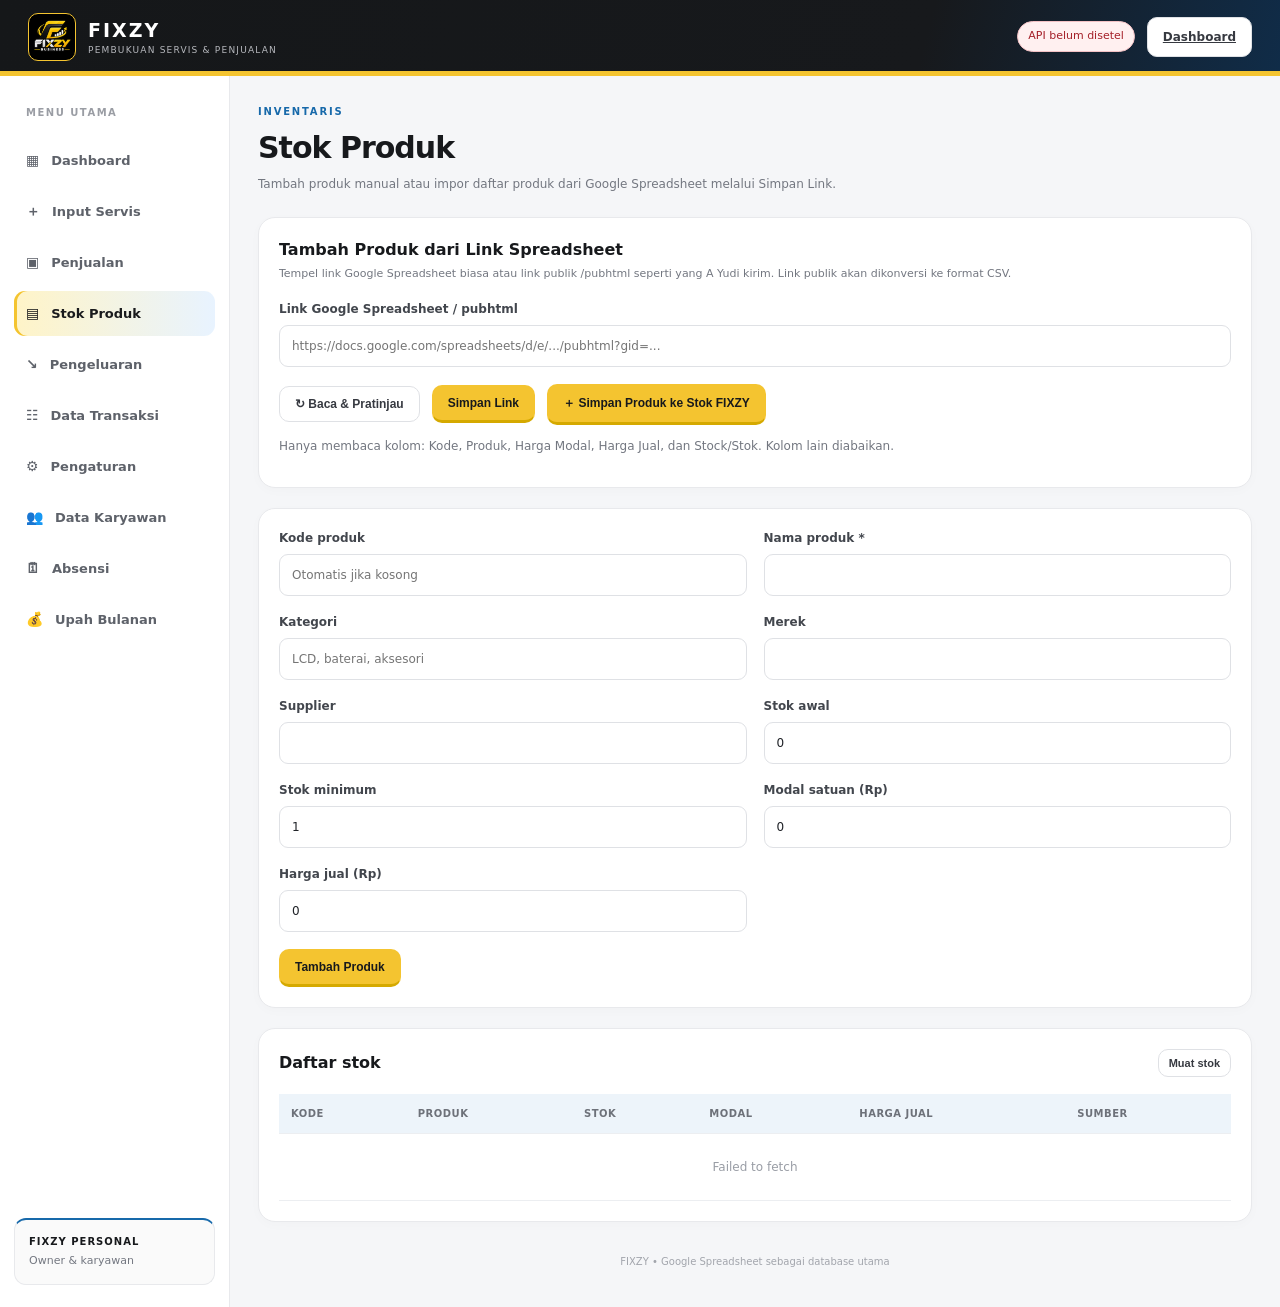
<file: stok.html>
<!doctype html><html lang="id"><head><meta charset="utf-8"><meta name="viewport" content="width=device-width,initial-scale=1"><title>FIXZY | Stok Produk</title><style>
:root{--ink:#17191c;--muted:#737780;--line:#e8e9ec;--paper:#f5f6f8;--white:#fff;--yellow:#f4c430;--yellow-soft:#fff4c7;--blue:#1769aa;--blue-soft:#e8f3ff;--red:#d9363e;--red-soft:#fff0f0;--radius:17px}*{box-sizing:border-box}body{margin:0;background:var(--paper);color:var(--ink);font:14px/1.5 Inter,ui-sans-serif,system-ui,-apple-system,"Segoe UI",sans-serif}.topbar{height:76px;background:#151719;color:white;display:flex;align-items:center;justify-content:space-between;padding:0 28px;border-bottom:3px solid var(--yellow);position:sticky;top:0;z-index:10}.brand{display:flex;align-items:center;gap:12px}.brand-logo{display:block;width:48px;height:48px;object-fit:contain;background:#000;border:1px solid var(--yellow);border-radius:10px;padding:3px;flex:0 0 auto}.brand b{display:block;letter-spacing:2px;font-size:19px}.brand small{display:block;color:#b6b8bd;font-size:9px;letter-spacing:1.2px}.top-actions{display:flex;align-items:center;gap:12px}.pill{font-size:11px;padding:6px 10px;border-radius:30px;background:#30343a;color:#fff}.pill.ok{background:#163d2b;color:#9cf0bd}.pill.bad{background:#522b2b;color:#ffb6b6}.layout{display:grid;grid-template-columns:230px minmax(0,1fr);min-height:calc(100vh - 76px)}.sidebar{background:white;border-right:1px solid var(--line);padding:22px 14px;display:flex;flex-direction:column;gap:6px}.nav-label{font-size:10px;font-weight:800;color:#9a9da4;letter-spacing:1.5px;padding:7px 12px 12px}.nav{display:flex;align-items:center;gap:12px;text-align:left;width:100%;border:0;background:transparent;color:#5e626a;padding:12px;border-radius:11px;font-weight:650;cursor:pointer}.nav span{font-size:13px}.nav:hover,.nav.active{background:#fff5ce;color:#191a1c}.nav.active{box-shadow:inset 3px 0 var(--yellow)}.sidebar-note{margin-top:auto;border:1px solid var(--line);background:#fafafa;border-radius:12px;padding:14px}.sidebar-note b,.sidebar-note small{display:block}.sidebar-note b{font-size:10px;letter-spacing:1px}.sidebar-note small{font-size:11px;color:var(--muted);margin-top:4px}.main{padding:28px;min-width:0;max-width:1600px;width:100%;margin:auto}.page{display:none}.page.active{display:block}.page-head{display:flex;justify-content:space-between;align-items:center;gap:20px;margin-bottom:24px}.eyebrow{font-size:10px;font-weight:850;letter-spacing:1.8px;color:#a27a00;margin:0 0 6px}.page h1{font-size:30px;letter-spacing:-1px;margin:0}.sub{color:var(--muted);margin:5px 0 0;font-size:12px}.date-chip{background:white;border:1px solid var(--line);padding:9px 13px;border-radius:10px;font-size:12px;color:#5d6067}.stats{display:grid;grid-template-columns:repeat(4,minmax(0,1fr));gap:15px;margin-bottom:20px}.stat,.panel{background:white;border:1px solid var(--line);border-radius:var(--radius);padding:20px;box-shadow:0 3px 12px #1a1c2105}.stat{border-top:3px solid var(--yellow)}.stat span,.stat small{display:block;color:var(--muted);font-size:12px}.stat strong{display:block;font-size:26px;letter-spacing:-.7px;margin:10px 0 5px}.stat small{font-size:10px}.two-col{display:grid;grid-template-columns:minmax(0,1.15fr) minmax(300px,.85fr);gap:18px}.panel h2{font-size:16px;margin:0}.panel-head{display:flex;align-items:center;justify-content:space-between;gap:15px;margin-bottom:17px}.panel-head p{color:var(--muted);font-size:11px;margin:4px 0 0}.quick-grid{display:grid;grid-template-columns:repeat(2,1fr);gap:10px}.quick-grid button{display:flex;align-items:center;gap:11px;padding:13px;border:1px solid var(--line);border-radius:12px;background:#fff;cursor:pointer;text-align:left;font-size:12px;font-weight:700}.quick-grid button:hover{border-color:#e3bc28;background:#fffdf5}.quick-grid b{display:grid;place-items:center;width:30px;height:30px;background:var(--yellow-soft);border-radius:9px;font-size:18px}.notice{margin-top:18px;border:1px solid #f0d87e;background:#fffbeb;padding:14px;border-radius:12px}.notice b{font-size:12px}.notice p{font-size:11px;color:#6c6241;margin:5px 0 0}.btn{border:1px solid transparent;border-radius:10px;padding:10px 15px;font-weight:750;font-size:12px;cursor:pointer;white-space:nowrap}.btn.primary{background:var(--yellow);color:#17191c}.btn.primary:hover{background:#e9b90d}.btn.ghost{background:white;border-color:#dfe1e5;color:#363940}.btn.small{padding:7px 10px;font-size:11px}.form-grid{display:grid;grid-template-columns:repeat(2,minmax(0,1fr));gap:17px;margin-bottom:20px}.form-grid label{display:flex;flex-direction:column;gap:7px;font-size:12px;font-weight:750;color:#42464d}.form-grid input,.form-grid select,.form-grid textarea{font:inherit;font-weight:450;color:#202328;border:1px solid #dfe1e5;background:#fff;border-radius:9px;padding:11px 12px;width:100%;outline:none}.form-grid input:focus,.form-grid select:focus,.form-grid textarea:focus{border-color:#d6ac13;box-shadow:0 0 0 3px #f4c43028}.span-2{grid-column:span 2}.form-footer{display:flex;align-items:center;gap:12px;flex-wrap:wrap}.form-message{font-size:12px;color:#4b6d31}.empty{padding:24px;text-align:center;color:#999da5;font-size:12px}.table-wrap{overflow:auto;width:100%}table{border-collapse:collapse;width:100%;font-size:12px;white-space:nowrap}th{text-align:left;background:#f7f7f8;color:#6d7179;font-size:10px;text-transform:uppercase;letter-spacing:.5px}th,td{padding:12px;border-bottom:1px solid #eceef1}td{color:#373b42}.tabs{display:flex;gap:7px;border-bottom:1px solid var(--line);margin-bottom:16px;overflow:auto}.tab{border:0;border-bottom:2px solid transparent;background:transparent;padding:10px 14px;font-size:12px;color:var(--muted);cursor:pointer}.tab.active{border-color:var(--yellow);color:#17191c;font-weight:800}footer{text-align:center;color:#a2a5ac;font-size:10px;padding:32px 0 10px}.toast{position:fixed;right:22px;bottom:22px;background:#191b1e;color:white;padding:14px 18px;border-radius:12px;box-shadow:0 10px 35px #0002;max-width:360px;display:none;z-index:30}.toast.show{display:block}@media(max-width:1000px){.layout{grid-template-columns:190px minmax(0,1fr)}.main{padding:22px}.stats{grid-template-columns:repeat(2,1fr)}.two-col{grid-template-columns:1fr}}@media(max-width:700px){.topbar{padding:0 15px;height:68px}.brand small{font-size:8px}.top-actions .pill{display:none}.layout{display:block}.sidebar{position:sticky;top:68px;z-index:8;display:flex;flex-direction:row;overflow:auto;padding:8px;border-right:0;border-bottom:1px solid var(--line);gap:4px}.nav-label,.sidebar-note{display:none}.nav{min-width:max-content;width:auto;padding:10px 12px}.main{padding:18px 13px}.page h1{font-size:25px}.page-head{align-items:flex-start}.date-chip{display:none}.stats{gap:9px}.stat{padding:14px}.stat strong{font-size:21px}.panel{padding:15px}.form-grid{grid-template-columns:1fr;gap:13px}.span-2{grid-column:span 1}.form-footer{align-items:flex-start}.quick-grid{grid-template-columns:1fr 1fr}}

/* FIXZY logo sizing fix: keep the logo confined to the header badge */
header.topbar .brand img.brand-logo,
.topbar .brand-logo {
  display: block !important;
  width: 48px !important;
  min-width: 48px !important;
  max-width: 48px !important;
  height: 48px !important;
  min-height: 48px !important;
  max-height: 48px !important;
  object-fit: contain !important;
  object-position: center !important;
  padding: 3px !important;
  margin: 0 !important;
  flex: 0 0 48px !important;
  background: #000 !important;
  border: 1px solid var(--yellow) !important;
  border-radius: 10px !important;
}
header.topbar .brand { min-width: 0; }
header.topbar .brand img { position: static !important; }
@media (max-width: 700px) {
  header.topbar .brand img.brand-logo,
  .topbar .brand-logo {
    width: 42px !important;
    min-width: 42px !important;
    max-width: 42px !important;
    height: 42px !important;
    min-height: 42px !important;
    max-height: 42px !important;
    flex-basis: 42px !important;
  }
}


/* Aksen tambahan biru dan merah — kuning/hitam tetap menjadi identitas FIXZY */
.topbar{background:linear-gradient(105deg,#151719 0%,#17191c 72%,#102c48 100%)}
.topbar{box-shadow:inset 0 -2px 0 var(--yellow)}
.stat:nth-child(2){border-top-color:var(--blue)}
.stat:nth-child(3){border-top-color:var(--red)}
.stat:nth-child(4){border-top-color:var(--blue)}
.eyebrow{color:var(--blue)}
.nav:hover{background:var(--blue-soft);color:#164e7a}
.nav.active{background:linear-gradient(90deg,#fff4c7 0%,#e8f3ff 100%);color:#191a1c;box-shadow:inset 3px 0 var(--yellow)}
.quick-grid button:hover{border-color:var(--blue);background:var(--blue-soft)}
.quick-grid b{background:var(--yellow-soft);color:#17191c}
.btn.primary{background:var(--yellow);color:#17191c;border-bottom:3px solid #d5a900}
.btn.primary:hover{background:#e9b90d}
.btn.danger{background:var(--red);color:white}
.form-grid input:focus,.form-grid select:focus,.form-grid textarea:focus{border-color:var(--blue);box-shadow:0 0 0 3px #1769aa20}
.tab.active{border-color:var(--blue);color:var(--blue)}
th{background:#edf4fa}
.notice{border-color:#f0d87e;background:linear-gradient(110deg,#fffbeb 0%,#fff8f8 100%)}
.pill.ok{background:#e8f3ff;color:#15558a;border:1px solid #b7d8f6}
.pill.bad{background:var(--red-soft);color:#a51f28;border:1px solid #f3c1c4}
.sidebar-note{border-top:2px solid var(--blue)}
@media(max-width:700px){.topbar{background:linear-gradient(105deg,#151719 0%,#17191c 72%,#102c48 100%)}}

.item-row{display:grid;grid-template-columns:minmax(140px,2fr) minmax(70px,.7fr) minmax(110px,1fr) auto;gap:10px;align-items:end;padding:12px;border:1px solid var(--line,#e5e7eb);border-radius:12px;margin:8px 0;background:#fff}.item-row label{display:block;font-size:12px;color:#666}.item-row input,.item-row select{width:100%;margin-top:5px}.item-row .remove-item{min-height:40px}.item-list{margin-top:10px}@media(max-width:600px){.item-row{grid-template-columns:1fr 1fr}.item-row .item-product{grid-column:1/-1}.item-row .remove-item{grid-column:1/-1}}

.nav{text-decoration:none}.page{display:block}.main{max-width:1600px}
</style></head><body><header class="topbar"><a class="brand" href="index.html" style="text-decoration:none;color:inherit"><img class="brand-logo" src="logofixzy.png" alt="Logo FIXZY"><div><b>FIXZY</b><small>PEMBUKUAN SERVIS & PENJUALAN</small></div></a><div class="top-actions"><span id="apiStatus" class="pill muted">Memeriksa API...</span><a class="btn ghost" href="index.html">Dashboard</a></div></header><div class="layout"><aside class="sidebar"><div class="nav-label">MENU UTAMA</div><a class="nav " href="index.html">▦ <span>Dashboard</span></a><a class="nav " href="servis.html">＋ <span>Input Servis</span></a><a class="nav " href="penjualan.html">▣ <span>Penjualan</span></a><a class="nav active" href="stok.html">▤ <span>Stok Produk</span></a><a class="nav " href="pengeluaran.html">↘ <span>Pengeluaran</span></a><a class="nav " href="data.html">☷ <span>Data Transaksi</span></a><a class="nav" href="pengaturan.html">⚙ <span>Pengaturan</span></a><a class="nav" href="karyawan.html">👥 <span>Data Karyawan</span></a><a class="nav" href="absensi.html">🗓 <span>Absensi</span></a><a class="nav" href="upah.html">💰 <span>Upah Bulanan</span></a><div class="sidebar-note"><b>FIXZY PERSONAL</b><small>Owner & karyawan</small></div></aside><main class="main"><section class="page" id="page-stok"><div class="page-head"><div><p class="eyebrow">INVENTARIS</p><h1>Stok Produk</h1><p class="sub">Tambah produk manual atau impor daftar produk dari Google Spreadsheet melalui Simpan Link.</p></div></div><section class="panel" style="margin-bottom:20px"><div class="panel-head"><div><h2>Tambah Produk dari Link Spreadsheet</h2><p>Tempel link Google Spreadsheet biasa atau link publik /pubhtml seperti yang A Yudi kirim. Link publik akan dikonversi ke format CSV.</p></div></div><div class="form-grid" style="margin-bottom:0"><label class="span-2">Link Google Spreadsheet / pubhtml<input id="sheetLink" type="url" placeholder="https://docs.google.com/spreadsheets/d/e/.../pubhtml?gid=..." autocomplete="url"></label><div class="span-2 form-footer"><button class="btn ghost" type="button" id="previewLinkBtn">↻ Baca & Pratinjau</button><button class="btn primary" type="button" id="saveLinkBtn">Simpan Link</button><button class="btn primary" type="button" id="importLinkBtn" disabled>＋ Simpan Produk ke Stok FIXZY</button><span class="form-message" id="linkMessage"></span></div></div><p class="sub" style="margin-top:12px">Hanya membaca kolom: Kode, Produk, Harga Modal, Harga Jual, dan Stock/Stok. Kolom lain diabaikan.</p><div id="linkPreview" style="margin-top:12px"></div></section><form id="productForm" class="panel form-grid"><label>Kode produk<input name="kodeProduk" placeholder="Otomatis jika kosong"></label><label>Nama produk *<input name="namaProduk" required></label><label>Kategori<input name="kategori" placeholder="LCD, baterai, aksesori"></label><label>Merek<input name="merek"></label><label>Supplier<input name="supplier"></label><label>Stok awal<input name="stokAwal" type="number" min="0" value="0"></label><label>Stok minimum<input name="stokMinimum" type="number" min="0" value="1"></label><label>Modal satuan (Rp)<input name="modal" type="number" min="0" value="0"></label><label>Harga jual (Rp)<input name="hargaJual" type="number" min="0" value="0"></label><div class="span-2 form-footer"><button class="btn primary" type="submit">Tambah Produk</button><span class="form-message" id="productMessage"></span></div></form><div class="panel"><div class="panel-head"><h2>Daftar stok</h2><button class="btn small ghost" id="loadStockBtn">Muat stok</button></div><div class="table-wrap"><table><thead><tr><th>Kode</th><th>Produk</th><th>Stok</th><th>Modal</th><th>Harga jual</th><th>Sumber</th></tr></thead><tbody id="stockRows"><tr><td colspan="6" class="empty">Belum dimuat.</td></tr></tbody></table></div></div></section><footer>FIXZY • Google Spreadsheet sebagai database utama</footer></main></div><div id="toast" class="toast"></div><script>const FIXZY_API_URL='https://script.google.com/macros/s/AKfycbx_X4o5bQ6vQPOhMfnXJP6SXYnEguwCP1ULvlRBvvvfRtfv49Do66jy0zDiC9S_-n9k/exec';const FIXZY_APP_NAME='FIXZY';</script><script>const $=s=>document.querySelector(s), $$=s=>[...document.querySelectorAll(s)]; const money=n=>'Rp '+Number(n||0).toLocaleString('id-ID'); let currentTable='servis', productsCache=[];
function esc(v){return String(v??'').replace(/[&<>"']/g,c=>({'&':'&amp;','<':'&lt;','>':'&gt;','"':'&quot;',"'":'&#39;'}[c]))}
function toast(msg){const el=$('#toast');if(!el)return;el.textContent=msg;el.classList.add('show');setTimeout(()=>el.classList.remove('show'),3000)}
function apiReady(){return typeof FIXZY_API_URL==='string'&&FIXZY_API_URL.startsWith('https://script.google.com/macros/s/')}
async function apiGet(action){if(!apiReady())throw Error('URL Apps Script belum diisi.');const u=new URL(FIXZY_API_URL);u.searchParams.set('action',action);const controller=new AbortController();const timer=setTimeout(()=>controller.abort(),15000);try{const r=await fetch(u,{signal:controller.signal,cache:'no-store'});const j=await r.json();if(!j.ok)throw Error(j.message||'Permintaan gagal');return j}catch(e){if(e.name==='AbortError')throw Error('Koneksi Apps Script terlalu lama. Periksa internet lalu coba lagi.');throw e}finally{clearTimeout(timer)}}
async function apiPost(data){if(!apiReady())throw Error('URL Apps Script belum diisi.');const controller=new AbortController();const timer=setTimeout(()=>controller.abort(),20000);try{const r=await fetch(FIXZY_API_URL,{method:'POST',headers:{'Content-Type':'text/plain;charset=utf-8'},body:JSON.stringify(data),signal:controller.signal});const j=await r.json();if(!j.ok)throw Error(j.message||'Permintaan gagal');return j}catch(e){if(e.name==='AbortError')throw Error('Simpan produk melewati batas waktu. Periksa koneksi dan coba lagi.');throw e}finally{clearTimeout(timer)}}
function formObj(f){return Object.fromEntries(new FormData(f).entries())} function message(id,t){const e=$(id);if(e)e.textContent=t}
let linkProducts=[];
function csvUrl(raw){
 let u;try{u=new URL(String(raw||'').trim())}catch(e){throw Error('Link tidak valid. Tempel link Google Spreadsheet yang benar.')}
 if(!/(^|\.)docs\.google\.com$/.test(u.hostname)&&!u.hostname.endsWith('.googleusercontent.com'))throw Error('Gunakan link Google Spreadsheet.');
 const gid=u.searchParams.get('gid')||'0';
 // Link publik Google Sheets biasanya berbentuk /pubhtml?gid=...&single=true.
 // Ubah menjadi endpoint CSV publik agar baris produk dapat dibaca sebagai data.
 if(u.pathname.endsWith('/pubhtml')||u.pathname.endsWith('/pub')){
   u.pathname=u.pathname.replace(/\/pubhtml?$/,'/pub');
   u.searchParams.set('output','csv');
   if(!u.searchParams.has('gid'))u.searchParams.set('gid',gid);
   u.searchParams.delete('single');
   return u.toString();
 }
 const m=u.pathname.match(/\/spreadsheets\/d\/([a-zA-Z0-9-_]+)/);
 if(!m)throw Error('Link tidak dikenali. Gunakan link Google Sheets atau link publik /pubhtml.');
 return `https://docs.google.com/spreadsheets/d/${m[1]}/export?format=csv&gid=${encodeURIComponent(gid)}`;
}
function parseCSV(text){const out=[];let row=[],cell='',quoted=false;for(let i=0;i<text.length;i++){const c=text[i];if(c==='"'){if(quoted&&text[i+1]==='"'){cell+='"';i++}else quoted=!quoted}else if(c===','&&!quoted){row.push(cell.trim());cell=''}else if((c==='\n'||c==='\r')&&!quoted){if(c==='\r'&&text[i+1]==='\n')i++;row.push(cell.trim());if(row.some(v=>v!==''))out.push(row);row=[];cell=''}else cell+=c}row.push(cell.trim());if(row.some(v=>v!==''))out.push(row);return out}
function normHead(s){return String(s||'').toLowerCase().normalize('NFD').replace(/[\u0300-\u036f]/g,'').replace(/[^a-z0-9]/g,'')}
function numberFromCell(value){
 let s=String(value??'').trim(); if(!s)return 0;
 // Hapus simbol mata uang, spasi, dan karakter selain angka/pemisah.
 s=s.replace(/\s/g,'').replace(/rp/ig,'').replace(/[^0-9,.-]/g,'');
 if(!s||s==='-'||s===','||s==='.')return 0;
 // Format Indonesia: 15.000 atau 15.000,50; format internasional: 15,000.50.
 if(s.includes('.')&&s.includes(',')){
   if(s.lastIndexOf(',')>s.lastIndexOf('.')) s=s.replace(/\./g,'').replace(',','.');
   else s=s.replace(/,/g,'');
 }else if(s.includes(',')){
   const parts=s.split(','); s=parts.length>1&&parts[parts.length-1].length<=2?parts.slice(0,-1).join('')+'.'+parts.at(-1):s.replace(/,/g,'');
 }else if((s.match(/\./g)||[]).length>1 || /\.\d{3}$/.test(s)) s=s.replace(/\./g,'');
 const n=Number(s);return Number.isFinite(n)?n:0;
}
function mapCSV(rows){
 if(!rows.length)return [];
 const aliases={
  code:['kode','kodeproduk','kodebarang','sku'],
  name:['produk','namaproduk','namabarang','nama'],
  cost:['hargamodal','modal','modalsatuan','hargabeli','harga pokok'],
  price:['hargajual','jual','price'],
  stock:['stock','stok','jumlahstok','qty','jumlah']
 };
 // Cari baris header di seluruh awal sheet, bukan menganggap baris pertama selalu header.
 let headerIndex=-1,idx={};
 for(let ri=0;ri<Math.min(rows.length,30);ri++){
   const headers=rows[ri].map(normHead),candidate={};
   Object.entries(aliases).forEach(([key,names])=>{candidate[key]=headers.findIndex(h=>names.includes(h));});
   if(candidate.name>=0 && (candidate.cost>=0||candidate.price>=0||candidate.stock>=0||candidate.code>=0)){
     headerIndex=ri;idx=candidate;break;
   }
 }
 if(headerIndex<0)throw Error('Header kolom tidak ditemukan. Pastikan ada kolom Kode, Produk, Harga Modal, Harga Jual, dan Stock/Stok.');
 const cleanName=v=>String(v??'').replace(/\u00a0/g,' ').replace(/\s+/g,' ').trim();
 const seen=new Set(),products=[];
 for(const r of rows.slice(headerIndex+1)){
   const namaProduk=idx.name>=0?cleanName(r[idx.name]):'';
   if(!namaProduk)continue; // Abaikan baris kosong
   const kodeProduk=idx.code>=0?cleanName(r[idx.code]):'';
   const modal=idx.cost>=0?numberFromCell(r[idx.cost]):0;
   const hargaJual=idx.price>=0?numberFromCell(r[idx.price]):0;
   const stokAwal=idx.stock>=0?numberFromCell(r[idx.stock]):0;
   // Abaikan baris judul/catatan yang nyasar dan baris yang seluruh nilai datanya kosong.
   if(!kodeProduk && !modal && !hargaJual && !stokAwal && !/[a-zA-Z]/.test(namaProduk))continue;
   const key=(kodeProduk||namaProduk).toLocaleLowerCase('id-ID');
   if(seen.has(key))continue; seen.add(key);
   products.push({kodeProduk,namaProduk,modal,hargaJual,stokAwal,stokMinimum:0,kategori:'',merek:'',supplier:''});
 }
 return products;
}
async function previewLink(){const raw=$('#sheetLink').value.trim();if(!raw){message('#linkMessage','Masukkan link Google Spreadsheet terlebih dahulu.');return}$('#previewLinkBtn').disabled=true;$('#importLinkBtn').disabled=true;message('#linkMessage','Sedang membaca spreadsheet...');try{const url=csvUrl(raw);const controller=new AbortController();const timer=setTimeout(()=>controller.abort(),15000);let response;try{response=await fetch(url,{cache:'no-store',signal:controller.signal})}catch(fetchError){if(fetchError.name==='AbortError')throw Error('Spreadsheet terlalu lama merespons. Coba lagi atau periksa apakah link sudah dipublikasikan.');throw fetchError}finally{clearTimeout(timer)}if(!response.ok)throw Error('Spreadsheet tidak dapat dibaca. Periksa akses berbagi/publikasi link.');const text=await response.text();if(/<html|accounts.google.com|sign in/i.test(text.slice(0,500)))throw Error('Link masih meminta login. Publikasikan sheet sebagai CSV atau ubah akses agar dapat dibaca.');const rows=parseCSV(text);linkProducts=mapCSV(rows);if(!linkProducts.length)throw Error('Tidak ditemukan baris produk. Pastikan kolom Nama Produk ada di kolom B atau gunakan header yang sesuai.');$('#linkPreview').innerHTML=`<div class="notice"><b>Pratinjau berhasil: ${linkProducts.length} produk ditemukan.</b><p>Periksa nama dan harga sebelum menyimpan. Produk akan ditambahkan ke sheet Produk FIXZY; produk yang sudah ada tidak otomatis diperbarui.</p></div><div class="table-wrap"><table><thead><tr><th>Kode</th><th>Produk</th><th>Harga Modal</th><th>Harga Jual</th><th>Stock</th></tr></thead><tbody>${linkProducts.slice(0,12).map(x=>`<tr><td>${esc(x.kodeProduk||'(otomatis)')}</td><td>${esc(x.namaProduk)}</td><td>${money(x.modal)}</td><td>${money(x.hargaJual)}</td><td>${esc(x.stokAwal)}</td></tr>`).join('')}</tbody></table></div>${linkProducts.length>12?`<p class="sub">Menampilkan 12 dari ${linkProducts.length} produk.</p>`:''}`;$('#importLinkBtn').disabled=false;message('#linkMessage','Link berhasil dibaca. Klik “Simpan Produk ke Stok FIXZY” untuk mengimpor.')}catch(e){linkProducts=[];$('#linkPreview').innerHTML='';message('#linkMessage',e.message);toast(e.message)}finally{$('#previewLinkBtn').disabled=false}}
async function saveLink(){const raw=$('#sheetLink').value.trim();if(!raw){message('#linkMessage','Masukkan link terlebih dahulu.');return}try{csvUrl(raw);localStorage.setItem('FIXZY_STOK_SHEET_LINK',raw);message('#linkMessage','Link disimpan. Sedang membaca daftar produk...');toast('Link spreadsheet disimpan');await previewLink();if(linkProducts.length){await loadStock();message('#linkMessage',`Link tersimpan. ${linkProducts.length} produk dari spreadsheet sudah ditampilkan di Daftar Stok. Untuk memasukkannya juga ke database FIXZY, klik “Simpan Produk ke Stok FIXZY”.`)}}catch(e){message('#linkMessage',e.message);toast(e.message)}}
async function importLinkProducts(){if(!linkProducts.length){message('#linkMessage','Baca dan pratinjau link terlebih dahulu.');return}if(!confirm(`Simpan ${linkProducts.length} produk ke Google Spreadsheet FIXZY? Produk akan ditambahkan, tidak menimpa produk lama.`))return;const btn=$('#importLinkBtn');btn.disabled=true;let ok=0,failed=[];for(let i=0;i<linkProducts.length;i++){const x={...linkProducts[i],action:'createproduk'};if(!x.kodeProduk)x.kodeProduk='';try{await apiPost(x);ok++;message('#linkMessage',`Menyimpan ${i+1}/${linkProducts.length} produk...`)}catch(e){failed.push(`${x.namaProduk}: ${e.message}`)}}await loadStock();btn.disabled=false;message('#linkMessage',`Selesai. Berhasil ${ok} produk; gagal ${failed.length}.${failed.length?' Kesalahan pertama: '+failed[0]:''}`);if(ok)toast(`${ok} produk berhasil disimpan ke stok FIXZY`)}
async function checkApi(){const s=$('#apiStatus');if(!s)return;try{await apiGet('ping');s.textContent='API terhubung';s.className='pill ok'}catch(e){s.textContent='API belum disetel';s.className='pill bad'}}

$('#productForm').addEventListener('submit',async e=>{e.preventDefault();const d=formObj(e.currentTarget);d.action='createproduk';['stokAwal','stokMinimum','modal','hargaJual'].forEach(k=>d[k]=Number(d[k]||0));try{const j=await apiPost(d);message('#productMessage',`${j.message} Kode: ${j.kodeProduk}`);e.currentTarget.reset();await loadStock();toast('Produk tersimpan')}catch(err){message('#productMessage',err.message)}});async function loadStock(){let rows=[];let apiError='';try{rows=(await apiGet('stok')).data||[]}catch(e){apiError=e.message}const norm=s=>String(s||'').replace(/\s+/g,' ').trim().toLowerCase();const validRows=rows.filter(p=>norm(p['Nama Produk']||p.namaProduk));const seen=new Set(validRows.map(p=>norm(p['Kode Produk'])||norm(p['Nama Produk'])));const external=(linkProducts||[]).filter(x=>norm(x.namaProduk)&&!seen.has(norm(x.kodeProduk)||norm(x.namaProduk))).map(x=>({'Kode Produk':x.kodeProduk||'—','Nama Produk':x.namaProduk,'Stok':x.stokAwal,'Modal Satuan':x.modal,'Harga Jual':x.hargaJual,__source:'Spreadsheet'}));const combined=[...validRows.map(p=>({...p,__source:'FIXZY'})),...external];$('#stockRows').innerHTML=combined.length?combined.map(p=>`<tr><td>${esc(p['Kode Produk'])}</td><td>${esc(p['Nama Produk'])}</td><td>${esc(p.Stok)}</td><td>${money(p['Modal Satuan'])}</td><td>${money(p['Harga Jual'])}</td><td><span class="pill ${p.__source==='Spreadsheet'?'muted':'ok'}">${p.__source==='Spreadsheet'?'Link Spreadsheet':'Database FIXZY'}</span></td></tr>`).join(''):`<tr><td colspan="6" class="empty">${esc(apiError||'Belum ada produk. Simpan link spreadsheet untuk membaca produk.')}</td></tr>`}$('#loadStockBtn').addEventListener('click',async()=>{const b=$('#loadStockBtn');b.disabled=true;const old=b.textContent;b.textContent='Memuat...';try{await loadStock();if(!$('#stockRows').textContent.includes('Gagal'))toast('Daftar stok diperbarui')}catch(e){toast(e.message)}finally{b.disabled=false;b.textContent=old}});$('#previewLinkBtn').addEventListener('click',previewLink);$('#saveLinkBtn').addEventListener('click',saveLink);$('#importLinkBtn').addEventListener('click',importLinkProducts);$('#sheetLink').value=localStorage.getItem('FIXZY_STOK_SHEET_LINK')||'';checkApi();(async()=>{const saved=$('#sheetLink').value.trim();if(saved){try{await previewLink()}catch(e){console.error(e)}}await loadStock()})();</script></body></html>
</file>
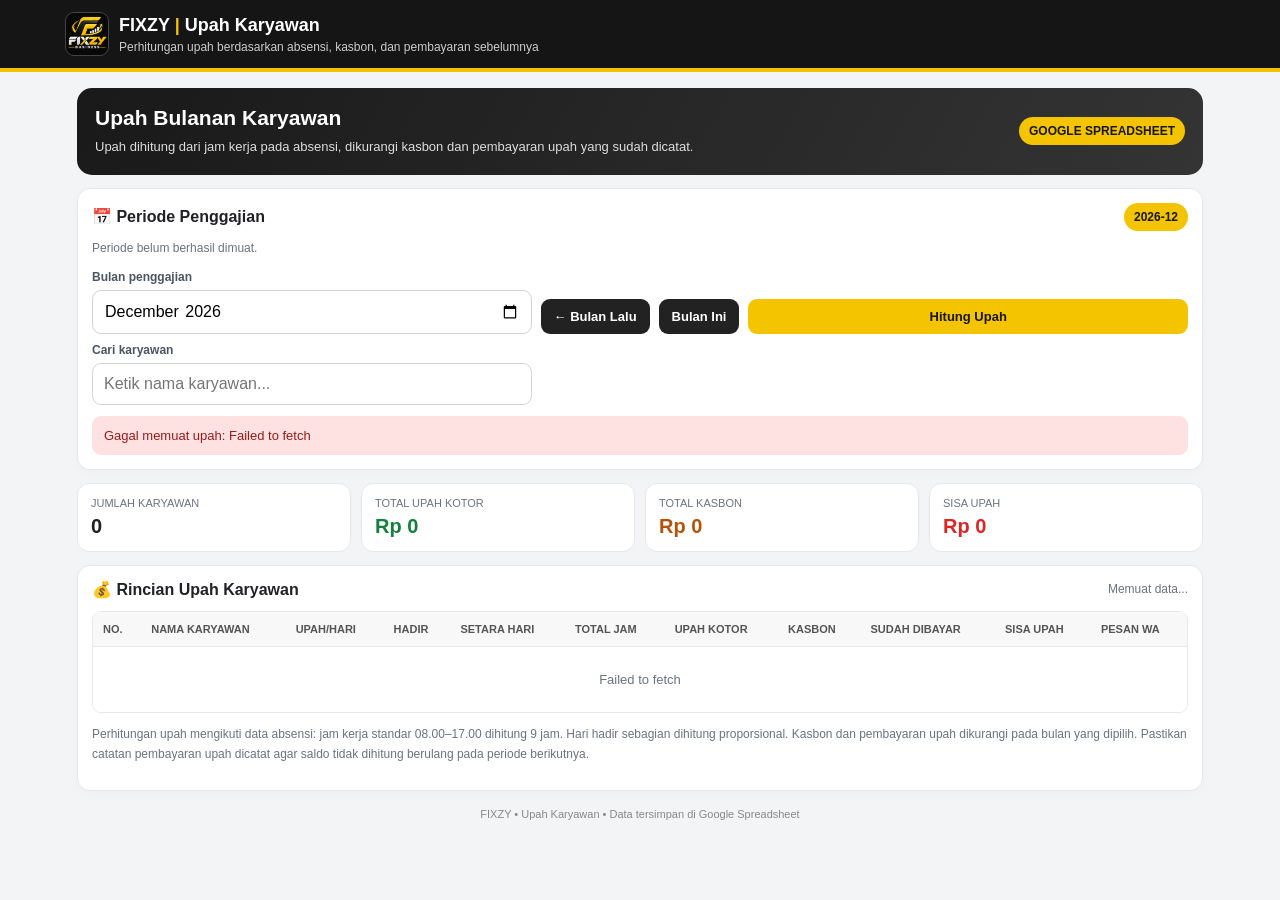
<file: upah.html>
<!doctype html>
<html lang="id">
<head>
<meta charset="utf-8"><meta name="viewport" content="width=device-width,initial-scale=1">
<title>FIXZY | Upah Karyawan</title>
<style>
:root{--y:#f5c400;--black:#151515;--bg:#f3f4f6;--text:#202124;--muted:#6b7280;--line:#e5e7eb;--green:#15803d;--red:#dc2626;--blue:#2563eb}
*{box-sizing:border-box}body{margin:0;background:var(--bg);font-family:Arial,Helvetica,sans-serif;color:var(--text)}button,input{font:inherit}button{cursor:pointer;border:0;border-radius:9px;padding:10px 13px;font-weight:700;font-size:13px}.top{background:var(--black);color:#fff;border-bottom:4px solid var(--y);padding:12px 15px}.brand{max-width:1150px;margin:auto;display:flex;align-items:center;gap:10px}.brand img{width:44px;height:44px;object-fit:contain;background:#080808;border:1px solid #444;border-radius:9px}.brand h1{font-size:18px;margin:0}.brand p{margin:4px 0 0;font-size:12px;color:#ccc}.wrap{max-width:1150px;margin:16px auto;padding:0 12px 28px}.hero{background:linear-gradient(120deg,#191919,#343434);color:white;border-radius:15px;padding:18px;display:flex;align-items:center;justify-content:space-between;gap:12px;flex-wrap:wrap}.hero h2{margin:0 0 7px;font-size:21px}.hero p{margin:0;color:#ddd;font-size:13px;line-height:1.5}.pill{background:var(--y);color:#171717;border-radius:20px;padding:7px 10px;font-size:12px;font-weight:bold}.box{background:white;border:1px solid var(--line);border-radius:13px;padding:14px;margin-top:13px;box-shadow:0 3px 12px #00000006}.toolbar{display:grid;grid-template-columns:minmax(150px,1fr) auto auto minmax(150px,1fr);gap:9px;align-items:end}.field label{display:block;font-size:12px;font-weight:bold;color:#4b5563;margin-bottom:6px}.field input{width:100%;padding:11px;border:1px solid #d1d5db;border-radius:9px;background:white}.yellow{background:var(--y);color:#171717}.dark{background:#222;color:#fff}.light{background:#eef0f3;color:#222}.blue{background:var(--blue);color:white}.cards{display:grid;grid-template-columns:repeat(4,minmax(0,1fr));gap:10px;margin-top:13px}.metric{background:#fff;border:1px solid var(--line);border-radius:12px;padding:13px}.metric small{display:block;color:var(--muted);font-size:11px}.metric b{display:block;font-size:20px;margin-top:6px;overflow-wrap:anywhere}.metric.green b{color:var(--green)}.metric.orange b{color:#b45309}.metric.red b{color:var(--red)}.headrow{display:flex;align-items:center;justify-content:space-between;gap:10px;flex-wrap:wrap;margin-bottom:12px}.headrow h3{font-size:16px;margin:0}.tablewrap{overflow:auto;border:1px solid var(--line);border-radius:9px}table{width:100%;border-collapse:collapse;min-width:900px;background:white}th,td{padding:11px 10px;text-align:left;border-bottom:1px solid var(--line);font-size:13px;white-space:nowrap}th{background:#f8f8f8;color:#555;font-size:11px;text-transform:uppercase}tr:last-child td{border-bottom:0}.empname{font-weight:700}.sub{font-size:11px;color:var(--muted);margin-top:4px}.money{font-weight:700}.net{color:var(--green);font-weight:800}.wa{background:#15803d;color:white}.status{display:none;padding:10px 12px;border-radius:9px;font-size:13px;margin-top:11px;line-height:1.5}.status.show{display:block}.status.info{background:#dbeafe;color:#1e40af}.status.ok{background:#dcfce7;color:#166534}.status.err{background:#fee2e2;color:#991b1b}.small{font-size:12px;color:var(--muted);line-height:1.6}.empty{text-align:center;color:var(--muted);padding:25px}.foot{text-align:center;font-size:11px;color:#888;margin-top:17px}
@media(max-width:700px){.toolbar{grid-template-columns:1fr 1fr}.toolbar .field:first-child{grid-column:1/-1}.toolbar .search{grid-column:1/-1}.cards{grid-template-columns:1fr 1fr}.metric b{font-size:17px}.hero h2{font-size:19px}}
@media(max-width:420px){.toolbar{grid-template-columns:1fr}.toolbar .field:first-child,.toolbar .search{grid-column:auto}.box{padding:11px}.brand h1{font-size:16px}}
</style>
</head>
<body>
<header class="top"><div class="brand"><img src="logofixzy.png" alt="FIXZY" onerror="this.style.display='none'"><div><h1>FIXZY <span style="color:var(--y)">|</span> Upah Karyawan</h1><p>Perhitungan upah berdasarkan absensi, kasbon, dan pembayaran sebelumnya</p></div></div></header>
<main class="wrap">
<section class="hero"><div><h2>Upah Bulanan Karyawan</h2><p>Upah dihitung dari jam kerja pada absensi, dikurangi kasbon dan pembayaran upah yang sudah dicatat.</p></div><span class="pill">GOOGLE SPREADSHEET</span></section>
<section class="box">
<div class="headrow"><h3>📅 Periode Penggajian</h3><span class="pill" id="periodeLabel">-</span></div>
<div class="small" id="rentangPeriode" style="margin:-4px 0 12px">Periode mengikuti tanggal mulai pada Pengaturan.</div>
<div class="toolbar">
<div class="field"><label for="bulan">Bulan penggajian</label><input type="month" id="bulan"></div>
<button class="dark" id="prev">← Bulan Lalu</button>
<button class="dark" id="current">Bulan Ini</button>
<button class="yellow" id="load">Hitung Upah</button>
<div class="field search"><label for="cari">Cari karyawan</label><input id="cari" type="search" placeholder="Ketik nama karyawan..."></div>
</div>
<div id="pesan" class="status"></div>
</section>
<section class="cards">
<div class="metric"><small>JUMLAH KARYAWAN</small><b id="mKaryawan">0</b></div>
<div class="metric green"><small>TOTAL UPAH KOTOR</small><b id="mKotor">Rp 0</b></div>
<div class="metric orange"><small>TOTAL KASBON</small><b id="mKasbon">Rp 0</b></div>
<div class="metric red"><small>SISA UPAH</small><b id="mSisa">Rp 0</b></div>
</section>
<section class="box">
<div class="headrow"><h3>💰 Rincian Upah Karyawan</h3><span class="small" id="jumlahLabel">Memuat data...</span></div>
<div class="tablewrap"><table><thead><tr><th>No.</th><th>Nama Karyawan</th><th>Upah/Hari</th><th>Hadir</th><th>Setara Hari</th><th>Total Jam</th><th>Upah Kotor</th><th>Kasbon</th><th>Sudah Dibayar</th><th>Sisa Upah</th><th>Pesan WA</th></tr></thead><tbody id="tbody"><tr><td colspan="11" class="empty">Memuat data upah...</td></tr></tbody></table></div>
<p class="small">Perhitungan upah mengikuti data absensi: jam kerja standar 08.00–17.00 dihitung 9 jam. Hari hadir sebagian dihitung proporsional. Kasbon dan pembayaran upah dikurangi pada bulan yang dipilih. Pastikan catatan pembayaran upah dicatat agar saldo tidak dihitung berulang pada periode berikutnya.</p>
</section>
<div class="foot">FIXZY • Upah Karyawan • Data tersimpan di Google Spreadsheet</div>
</main>
<script>
'use strict';
const API_URL='https://script.google.com/macros/s/AKfycbx_X4o5bQ6vQPOhMfnXJP6SXYnEguwCP1ULvlRBvvvfRtfv49Do66jy0zDiC9S_-n9k/exec';
const $=id=>document.getElementById(id);
let payroll=[], employees=[];
const nowMonth=()=>{const d=new Date();return `${d.getFullYear()}-${String(d.getMonth()+1).padStart(2,'0')}`};
function esc(v){return String(v??'').replace(/[&<>"']/g,c=>({'&':'&amp;','<':'&lt;','>':'&gt;','"':'&quot;',"'":'&#39;'}[c]))}
function money(n){return new Intl.NumberFormat('id-ID',{style:'currency',currency:'IDR',maximumFractionDigits:0}).format(Number(n)||0)}
function show(text,type='info'){const e=$('pesan');e.textContent=text;e.className='status show '+type}
function hide(){ $('pesan').className='status' }
async function apiGet(action,params={}){const u=new URL(API_URL);u.searchParams.set('action',action);Object.entries(params).forEach(([k,v])=>u.searchParams.set(k,v));const r=await fetch(u.toString());if(!r.ok)throw Error('HTTP '+r.status);const j=await r.json();if(j.ok===false)throw Error(j.message||'Permintaan gagal');return j}
function normalizePhone(phone){let p=String(phone||'').replace(/\D/g,'');if(!p)return '';if(p.startsWith('0'))p='62'+p.slice(1);else if(p.startsWith('8'))p='62'+p;return p}
function whatsappLink(row){const emp=employees.find(e=>String(e.ID)===String(row.ID));const phone=normalizePhone(emp?.Telepon||emp?.WhatsApp||emp?.WA||'');if(!phone)return '';const month=$('bulan').value;const d=new Date(month+'-01T00:00:00');const bulan=d.toLocaleDateString('id-ID',{month:'long',year:'numeric'});const net=Number(row.SisaUpah)||0;const message=`Halo ${row.Nama}, berikut rincian upah FIXZY untuk bulan ${bulan}.\n\nUpah harian: ${money(row.UpahHarian)}\nHari hadir: ${row.HariHadir||0}\nSetara hari kerja: ${row.SetaraHariKerja||0}\nTotal jam kerja: ${row.TotalJamKerja||0} jam\nUpah kotor: ${money(row.UpahKotor)}\nKasbon: ${money(row.Kasbon)}\nSudah dibayar: ${money(row.SudahDibayar)}\nSisa upah: ${money(net)}\n\nMohon periksa rincian ini. Terima kasih.\nA Yudi Thea | FIXZY`;return 'https://wa.me/'+phone+'?text='+encodeURIComponent(message)}
async function loadEmployees(){const j=await apiGet('karyawan');employees=j.data||[]}
async function loadPayroll(){hide();const month=$('bulan').value;if(!month){show('Pilih bulan penggajian terlebih dahulu.','err');return} $('periodeLabel').textContent=month;$('rentangPeriode').textContent='Mengambil periode dari Pengaturan...';$('tbody').innerHTML='<tr><td colspan="11" class="empty">Memuat data upah...</td></tr>';$('load').disabled=true;$('load').textContent='Memuat...';try{const [p,e,s]=await Promise.all([apiGet('upah',{bulan:month}),apiGet('karyawan'),apiGet('pengaturan')]);payroll=p.data||[];employees=e.data||[];const cfg=s.data||{};const startDay=Math.max(1,Math.min(28,Number(cfg.tanggalMulai||1)));const [yy,mm]=month.split('-').map(Number);let start,end;if(startDay===1){start=new Date(yy,mm-1,1);end=new Date(yy,mm,0)}else{end=new Date(yy,mm-1,startDay-1);start=new Date(yy,mm-2,startDay)}const iso=d=>`${d.getFullYear()}-${String(d.getMonth()+1).padStart(2,'0')}-${String(d.getDate()).padStart(2,'0')}`;$('rentangPeriode').textContent=`Periode penggajian: ${iso(start)} sampai ${iso(end)} (mulai tanggal ${startDay}, sesuai Pengaturan).`;render();show('Data upah berhasil dimuat untuk periode '+iso(start)+' sampai '+iso(end)+'.','ok')}catch(err){$('tbody').innerHTML=`<tr><td colspan="11" class="empty">${esc(err.message)}</td></tr>`;$('rentangPeriode').textContent='Periode belum berhasil dimuat.';show('Gagal memuat upah: '+err.message,'err')}finally{$('load').disabled=false;$('load').textContent='Hitung Upah'}}
function render(){const query=$('cari').value.trim().toLowerCase();const list=payroll.filter(x=>String(x.Nama||'').toLowerCase().includes(query));const total=(key)=>list.reduce((s,x)=>s+(Number(x[key])||0),0);$('mKaryawan').textContent=list.length;$('mKotor').textContent=money(total('UpahKotor'));$('mKasbon').textContent=money(total('Kasbon'));$('mSisa').textContent=money(total('SisaUpah'));$('jumlahLabel').textContent=`${list.length} dari ${payroll.length} karyawan`;if(!list.length){$('tbody').innerHTML='<tr><td colspan="11" class="empty">Tidak ada data karyawan untuk periode ini.</td></tr>';return}$('tbody').innerHTML=list.map((x,i)=>{const link=whatsappLink(x);return `<tr><td>${i+1}</td><td><div style="font-weight:700">${esc(x.Nama||'-')}</div><div class="sub">${esc(x.ID||'')}</div></td><td>${money(x.UpahHarian)}</td><td>${Number(x.HariHadir)||0}</td><td>${Number(x.SetaraHariKerja||0).toLocaleString('id-ID',{maximumFractionDigits:2})}</td><td>${Number(x.TotalJamKerja||0).toLocaleString('id-ID',{maximumFractionDigits:2})} jam</td><td class="money">${money(x.UpahKotor)}</td><td>${money(x.Kasbon)}</td><td>${money(x.SudahDibayar)}</td><td class="net">${money(x.SisaUpah)}</td><td>${link?`<a class="wa" style="display:inline-block;text-decoration:none;padding:9px 10px;border-radius:8px;font-weight:700;font-size:12px" target="_blank" rel="noopener" href="${link}">WhatsApp</a>`:`<span class="sub">Nomor WA kosong</span>`}</td></tr>`}).join('')}
function moveMonth(delta){const val=$('bulan').value||nowMonth();const [y,m]=val.split('-').map(Number);const d=new Date(y,m-1+delta,1);$('bulan').value=`${d.getFullYear()}-${String(d.getMonth()+1).padStart(2,'0')}`;loadPayroll()}
$('prev').onclick=()=>moveMonth(-1);$('current').onclick=()=>{$('bulan').value=nowMonth();loadPayroll()};$('load').onclick=loadPayroll;$('bulan').onchange=loadPayroll;$('cari').oninput=render;
$('bulan').value=nowMonth();loadPayroll();
</script>
</body>
</html>
</file>
